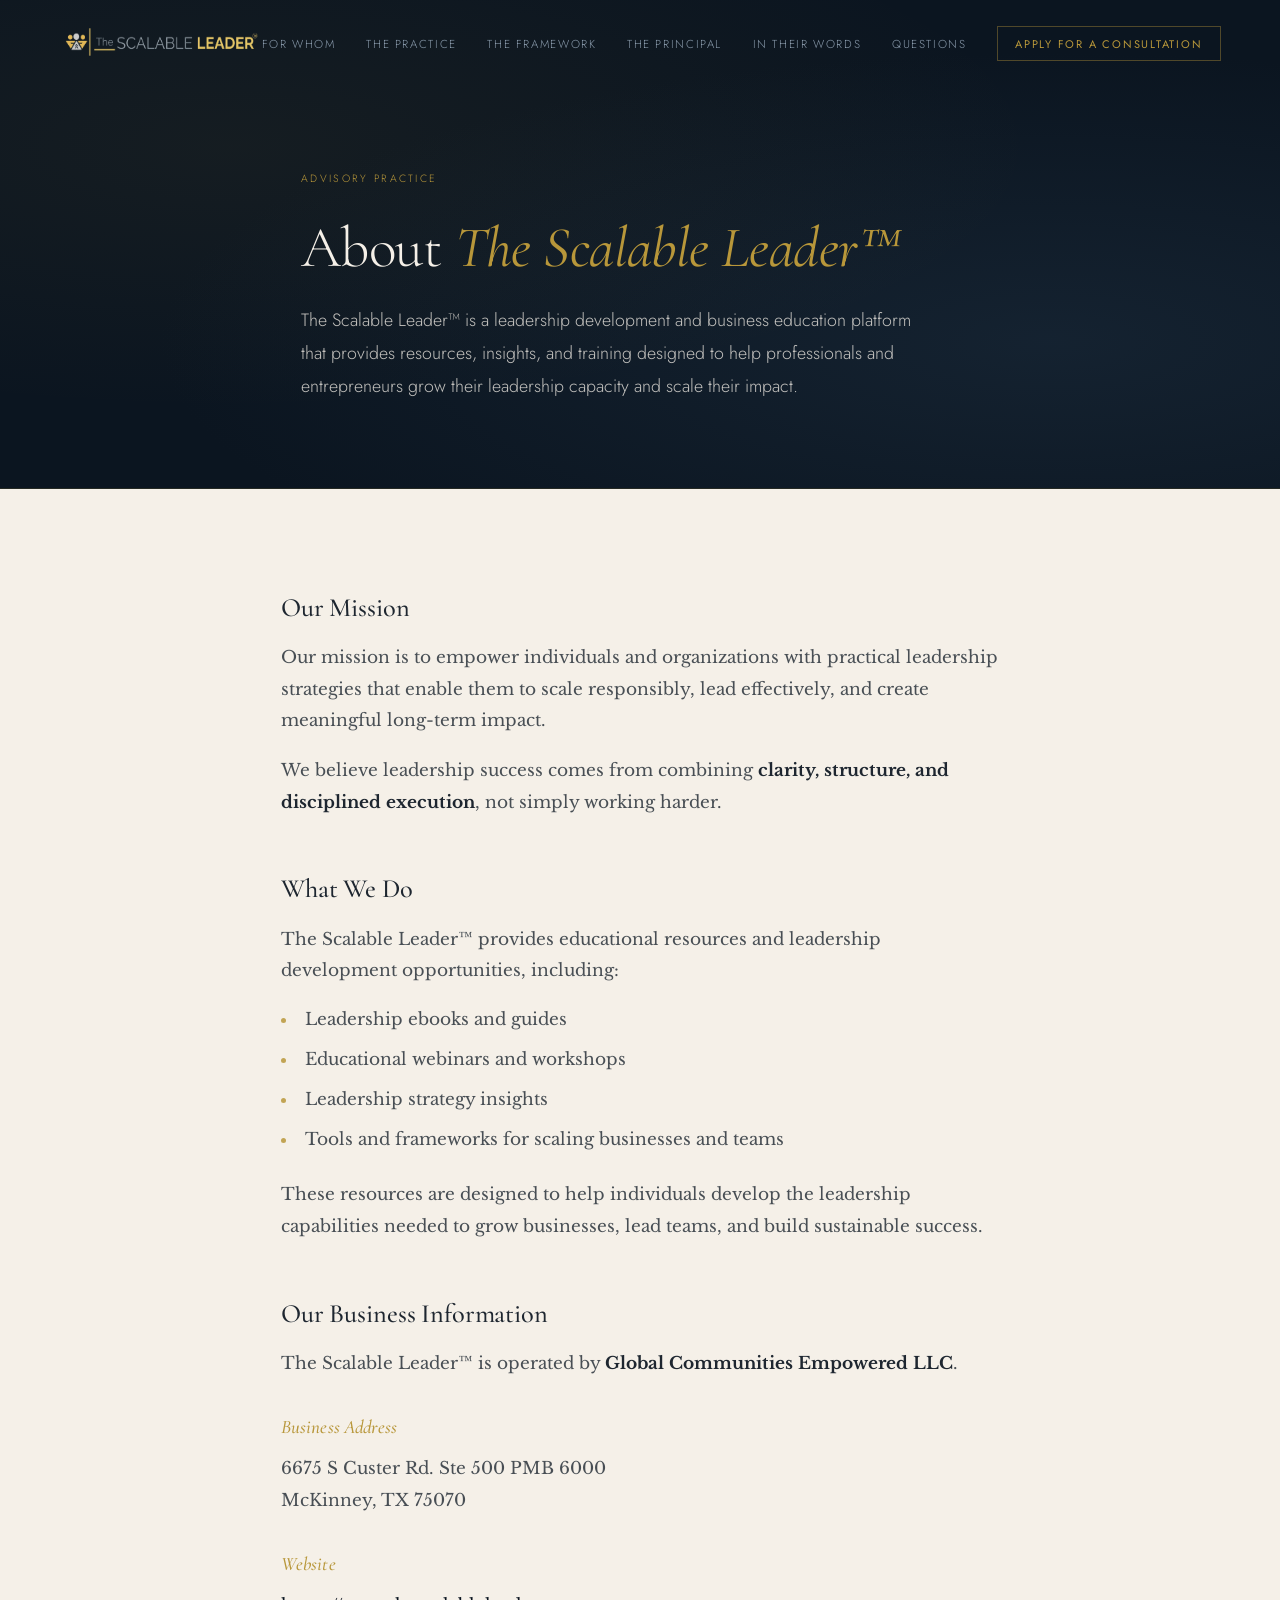
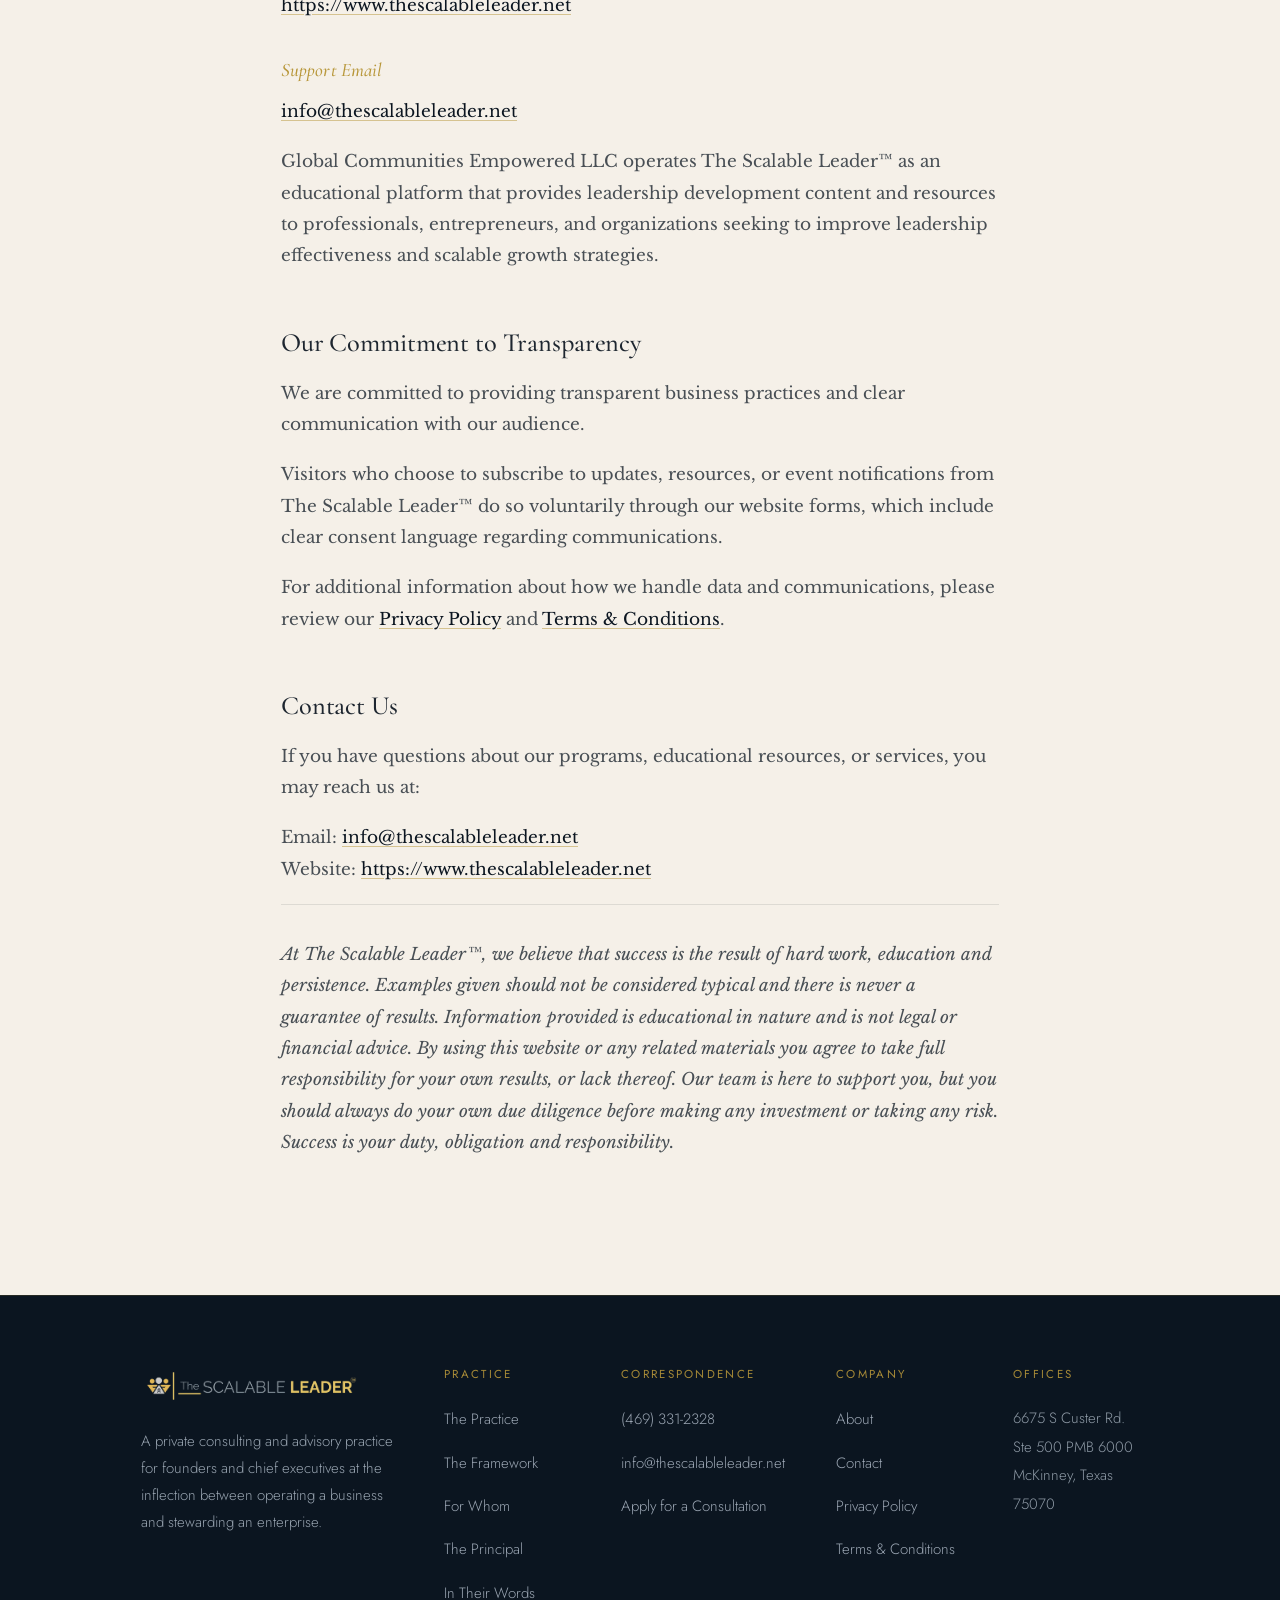
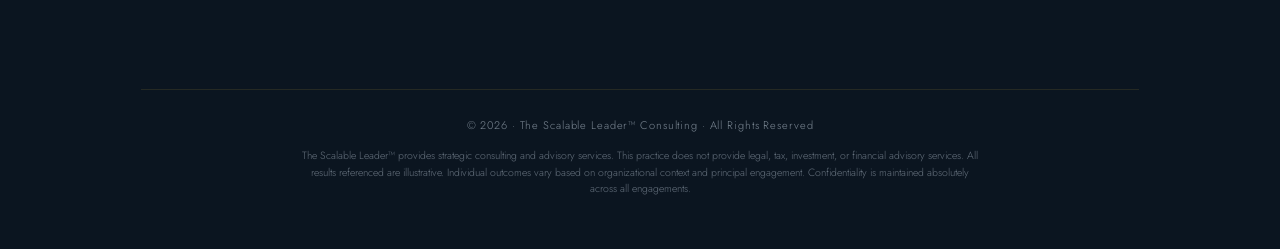
<file: about-us.html>
<!DOCTYPE html>
<html lang="en">
<head>
<meta charset="UTF-8">
<meta name="viewport" content="width=device-width, initial-scale=1.0, viewport-fit=cover">
<meta name="description" content="About The Scalable Leader™ — a private leadership development and advisory platform operated by Global Communities Empowered LLC.">
<meta name="theme-color" content="#0B1520">
<title>About — The Scalable Leader™</title>

<link rel="preconnect" href="https://fonts.googleapis.com">
<link rel="preconnect" href="https://fonts.gstatic.com" crossorigin>
<link href="https://fonts.googleapis.com/css2?family=Cormorant+Garamond:ital,wght@0,300;0,400;0,500;0,600;1,300;1,400;1,500&family=Cormorant:ital,wght@0,300;0,400;1,300;1,400&family=Libre+Baskerville:ital,wght@0,400;0,700;1,400&family=Jost:wght@200;300;400;500&display=swap" rel="stylesheet">

<link rel="stylesheet" href="styles.css">
  <script src="js/attribution.js"></script>
</head>
<body>
<nav class="nav" id="nav">
  <a href="index.html" class="nav__logo">
    <img class="nav__logo-img" src="assets/logos/scalable-leader-logo.png" alt="The Scalable Leader™ Consulting">
  </a>
  <ul class="nav__links">
    <li><a href="index.html#forwhom">For Whom</a></li>
    <li><a href="index.html#practice">The Practice</a></li>
    <li><a href="index.html#framework">The Framework</a></li>
    <li><a href="index.html#principal">The Principal</a></li>
    <li><a href="index.html#words">In Their Words</a></li>
    <li><a href="index.html#questions">Questions</a></li>
    <li><a href="index.html#intro" class="nav__cta">Apply for a Consultation</a></li>
  </ul>
  <button class="nav__menu-btn" id="menuBtn" aria-label="Open menu">
    <span></span><span></span><span></span>
  </button>
</nav>

<!-- Click-away backdrop -->
<div class="nav__backdrop" id="navBackdrop"></div>

<!-- Dropdown Mobile Nav -->
<div class="nav__mobile" id="mobileNav">
  <a href="index.html#forwhom" onclick="closeMobileNav()">For Whom</a>
  <a href="index.html#practice" onclick="closeMobileNav()">The Practice</a>
  <a href="index.html#framework" onclick="closeMobileNav()">The Framework</a>
  <a href="index.html#principal" onclick="closeMobileNav()">The Principal</a>
  <a href="index.html#words" onclick="closeMobileNav()">In Their Words</a>
  <a href="index.html#questions" onclick="closeMobileNav()">Questions</a>
  <a href="index.html#intro" onclick="closeMobileNav()" class="nav__mobile-cta">Apply for a Consultation →</a>
</div>


<main>

<section class="page-hero">
  <div class="container--narrow">
    <span class="section-eyebrow reveal">Advisory Practice</span>
    <h1 class="page-hero__title reveal reveal-delay-1">About <em>The Scalable Leader™</em></h1>
    <p class="page-hero__intro reveal reveal-delay-2">The Scalable Leader™ is a leadership development and business education platform that provides resources, insights, and training designed to help professionals and entrepreneurs grow their leadership capacity and scale their impact.</p>
  </div>
</section>

<section class="legal-content">
  <div class="container--narrow">

    <h2 class="legal-section-title">Our Mission</h2>
    <p>Our mission is to empower individuals and organizations with practical leadership strategies that enable them to scale responsibly, lead effectively, and create meaningful long-term impact.</p>
    <p>We believe leadership success comes from combining <strong>clarity, structure, and disciplined execution</strong>, not simply working harder.</p>

    <h2 class="legal-section-title">What We Do</h2>
    <p>The Scalable Leader™ provides educational resources and leadership development opportunities, including:</p>
    <ul>
      <li>Leadership ebooks and guides</li>
      <li>Educational webinars and workshops</li>
      <li>Leadership strategy insights</li>
      <li>Tools and frameworks for scaling businesses and teams</li>
    </ul>
    <p>These resources are designed to help individuals develop the leadership capabilities needed to grow businesses, lead teams, and build sustainable success.</p>

    <h2 class="legal-section-title">Our Business Information</h2>
    <p>The Scalable Leader™ is operated by <strong>Global Communities Empowered LLC</strong>.</p>
    <h3 class="legal-subhead">Business Address</h3>
    <p>6675 S Custer Rd. Ste 500 PMB 6000<br>McKinney, TX 75070</p>
    <h3 class="legal-subhead">Website</h3>
    <p><a href="https://www.thescalableleader.net">https://www.thescalableleader.net</a></p>
    <h3 class="legal-subhead">Support Email</h3>
    <p><a href="mailto:info@thescalableleader.net">info@thescalableleader.net</a></p>
    <p>Global Communities Empowered LLC operates The Scalable Leader™ as an educational platform that provides leadership development content and resources to professionals, entrepreneurs, and organizations seeking to improve leadership effectiveness and scalable growth strategies.</p>

    <h2 class="legal-section-title">Our Commitment to Transparency</h2>
    <p>We are committed to providing transparent business practices and clear communication with our audience.</p>
    <p>Visitors who choose to subscribe to updates, resources, or event notifications from The Scalable Leader™ do so voluntarily through our website forms, which include clear consent language regarding communications.</p>
    <p>For additional information about how we handle data and communications, please review our <a href="privacy-policy.html">Privacy Policy</a> and <a href="terms-and-conditions.html">Terms &amp; Conditions</a>.</p>

    <h2 class="legal-section-title">Contact Us</h2>
    <p>If you have questions about our programs, educational resources, or services, you may reach us at:</p>
    <p>Email: <a href="mailto:info@thescalableleader.net">info@thescalableleader.net</a><br>Website: <a href="https://www.thescalableleader.net">https://www.thescalableleader.net</a></p>

    <p class="legal-disclaimer">At The Scalable Leader™, we believe that success is the result of hard work, education and persistence. Examples given should not be considered typical and there is never a guarantee of results. Information provided is educational in nature and is not legal or financial advice. By using this website or any related materials you agree to take full responsibility for your own results, or lack thereof. Our team is here to support you, but you should always do your own due diligence before making any investment or taking any risk. Success is your duty, obligation and responsibility.</p>

  </div>
</section>

</main>

<footer>
  <div class="container">
    <div class="footer__inner">
      <div class="footer__brand">
        <img class="footer__logo" src="assets/logos/scalable-leader-logo.png" alt="The Scalable Leader™ Consulting">
        <p class="footer__tagline" style="margin-top:1.2rem">A private consulting and advisory practice for founders and chief executives at the inflection between operating a business and stewarding an enterprise.</p>
      </div>
      <div>
        <p class="footer__col-label">Practice</p>
        <ul class="footer__links">
          <li><a href="index.html#practice">The Practice</a></li>
          <li><a href="index.html#framework">The Framework</a></li>
          <li><a href="index.html#forwhom">For Whom</a></li>
          <li><a href="index.html#principal">The Principal</a></li>
          <li><a href="index.html#words">In Their Words</a></li>
        </ul>
      </div>
      <div>
        <p class="footer__col-label">Correspondence</p>
        <ul class="footer__links">
          <li><a href="tel:+14693312328">(469) 331-2328</a></li>
          <li><a href="mailto:info@thescalableleader.net">info@thescalableleader.net</a></li>
          <li><a href="index.html#intro">Apply for a Consultation</a></li>
        </ul>
      </div>
      <div>
        <p class="footer__col-label">Company</p>
        <ul class="footer__links">
          <li><a href="about-us.html">About</a></li>
          <li><a href="contact.html">Contact</a></li>
          <li><a href="privacy-policy.html">Privacy Policy</a></li>
          <li><a href="terms-and-conditions.html">Terms &amp; Conditions</a></li>
        </ul>
      </div>
      <div>
        <p class="footer__col-label">Offices</p>
        <address class="footer__address">
          6675 S Custer Rd.<br>
          Ste 500 PMB 6000<br>
          McKinney, Texas 75070
        </address>
      </div>
    </div>
    <div class="footer__bottom">
      <p class="footer__copy">© 2026 · The Scalable Leader™ Consulting · All Rights Reserved</p>
      <p class="footer__disclaimer">The Scalable Leader™ provides strategic consulting and advisory services. This practice does not provide legal, tax, investment, or financial advisory services. All results referenced are illustrative. Individual outcomes vary based on organizational context and principal engagement. Confidentiality is maintained absolutely across all engagements.</p>
    </div>
  </div>
</footer>

<script src="scripts.js" defer></script>
</body>
</html>
</file>
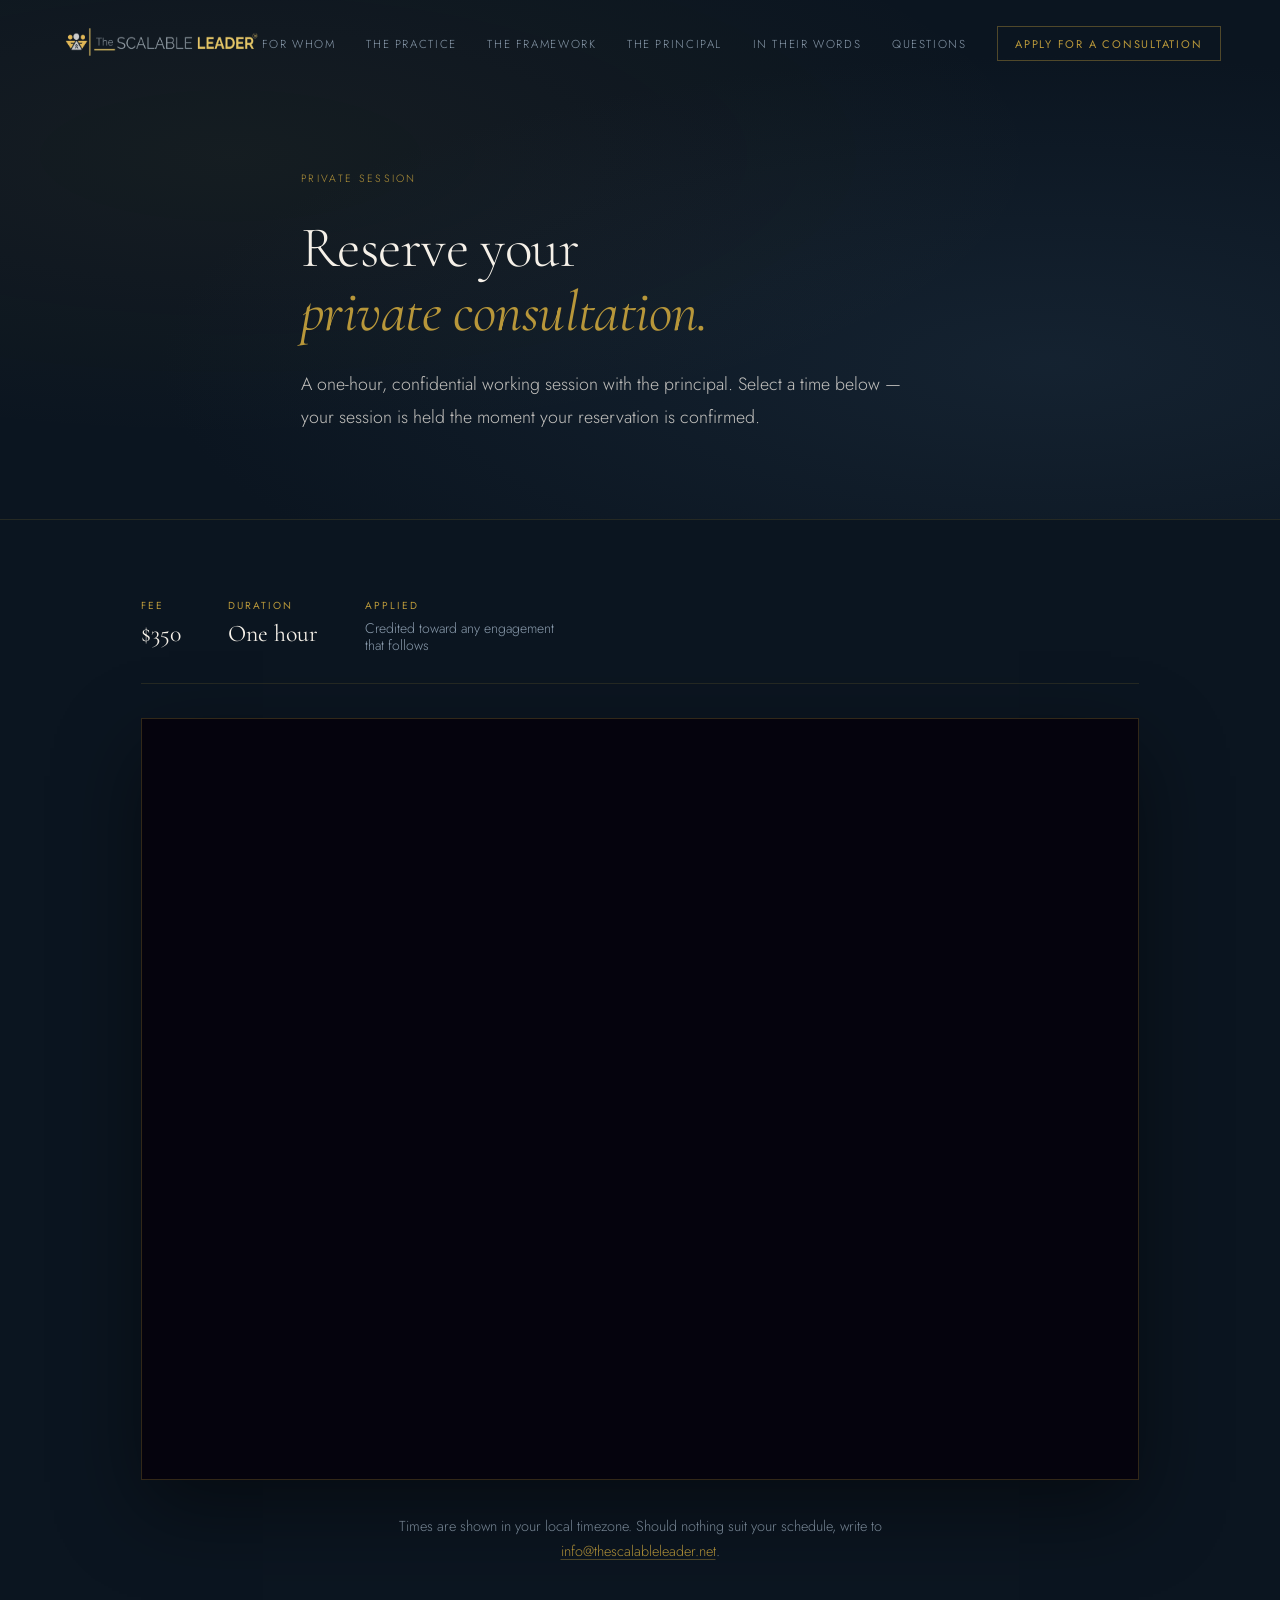
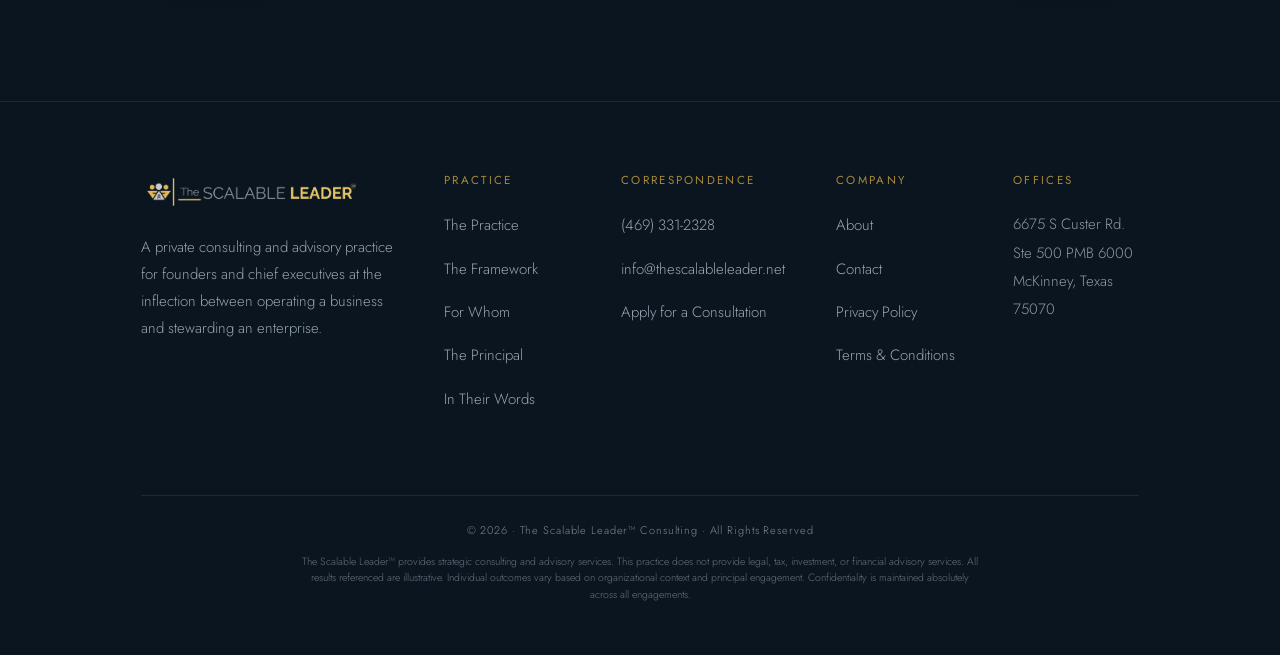
<file: book-consulting.html>
<!DOCTYPE html>
<html lang="en">
<head>
<meta charset="UTF-8">
<meta name="viewport" content="width=device-width, initial-scale=1.0, viewport-fit=cover">
<meta name="description" content="Reserve a private, one-hour consultation with the principal of The Scalable Leader™.">
<meta name="theme-color" content="#0B1520">
<title>Book a Consultation — The Scalable Leader™</title>

<link rel="preconnect" href="https://fonts.googleapis.com">
<link rel="preconnect" href="https://fonts.gstatic.com" crossorigin>
<link href="https://fonts.googleapis.com/css2?family=Cormorant+Garamond:ital,wght@0,300;0,400;0,500;0,600;1,300;1,400;1,500&family=Cormorant:ital,wght@0,300;0,400;1,300;1,400&family=Libre+Baskerville:ital,wght@0,400;0,700;1,400&family=Jost:wght@200;300;400;500&display=swap" rel="stylesheet">

<link rel="stylesheet" href="styles.css">
  <script src="js/attribution.js"></script>
</head>
<body>
<nav class="nav" id="nav">
  <a href="index.html" class="nav__logo">
    <img class="nav__logo-img" src="assets/logos/scalable-leader-logo.png" alt="The Scalable Leader™ Consulting">
  </a>
  <ul class="nav__links">
    <li><a href="index.html#forwhom">For Whom</a></li>
    <li><a href="index.html#practice">The Practice</a></li>
    <li><a href="index.html#framework">The Framework</a></li>
    <li><a href="index.html#principal">The Principal</a></li>
    <li><a href="index.html#words">In Their Words</a></li>
    <li><a href="index.html#questions">Questions</a></li>
    <li><a href="index.html#intro" class="nav__cta">Apply for a Consultation</a></li>
  </ul>
  <button class="nav__menu-btn" id="menuBtn" aria-label="Open menu">
    <span></span><span></span><span></span>
  </button>
</nav>

<!-- Click-away backdrop -->
<div class="nav__backdrop" id="navBackdrop"></div>

<!-- Dropdown Mobile Nav -->
<div class="nav__mobile" id="mobileNav">
  <a href="index.html#forwhom" onclick="closeMobileNav()">For Whom</a>
  <a href="index.html#practice" onclick="closeMobileNav()">The Practice</a>
  <a href="index.html#framework" onclick="closeMobileNav()">The Framework</a>
  <a href="index.html#principal" onclick="closeMobileNav()">The Principal</a>
  <a href="index.html#words" onclick="closeMobileNav()">In Their Words</a>
  <a href="index.html#questions" onclick="closeMobileNav()">Questions</a>
  <a href="index.html#intro" onclick="closeMobileNav()" class="nav__mobile-cta">Apply for a Consultation →</a>
</div>

<main>

<section class="page-hero">
  <div class="container--narrow">
    <span class="section-eyebrow reveal">Private Session</span>
    <h1 class="page-hero__title reveal reveal-delay-1">Reserve your<br><em>private consultation.</em></h1>
    <p class="page-hero__intro reveal reveal-delay-2">A one-hour, confidential working session with the principal. Select a time below — your session is held the moment your reservation is confirmed.</p>
  </div>
</section>

<section class="booking">
  <div class="container--narrow">

    <!-- Terms stated before the calendar, not discovered inside it -->
    <div class="session-terms reveal">
      <div class="session-terms__item">
        <span class="session-terms__key">Fee</span>
        <span class="session-terms__val">$350</span>
      </div>
      <div class="session-terms__item">
        <span class="session-terms__key">Duration</span>
        <span class="session-terms__val">One hour</span>
      </div>
      <div class="session-terms__item">
        <span class="session-terms__key">Applied</span>
        <span class="session-terms__val session-terms__val--note">Credited toward any engagement that follows</span>
      </div>
    </div>

    <div class="booking__frame reveal">
      <div class="booking__skeleton" id="bookingSkeleton" aria-hidden="true">
        <span class="booking__skeleton-label">Preparing your calendar…</span>
      </div>
      <iframe
        src="https://api.leadconnectorhq.com/widget/booking/7sKRegEZuhTSQhKlX7Ri"
        class="booking__iframe"
        scrolling="no"
        id="tslConsultingBooking"
        title="Book a private consultation"
        onload="document.getElementById('bookingSkeleton').classList.add('is-hidden')"
      ></iframe>
    </div>
    <p class="booking__note">Times are shown in your local timezone. Should nothing suit your schedule, write to <a href="mailto:info@thescalableleader.net">info@thescalableleader.net</a>.</p>
  </div>
</section>

</main>

<footer>
  <div class="container">
    <div class="footer__inner">
      <div class="footer__brand">
        <img class="footer__logo" src="assets/logos/scalable-leader-logo.png" alt="The Scalable Leader™ Consulting">
        <p class="footer__tagline" style="margin-top:1.2rem">A private consulting and advisory practice for founders and chief executives at the inflection between operating a business and stewarding an enterprise.</p>
      </div>
      <div>
        <p class="footer__col-label">Practice</p>
        <ul class="footer__links">
          <li><a href="index.html#practice">The Practice</a></li>
          <li><a href="index.html#framework">The Framework</a></li>
          <li><a href="index.html#forwhom">For Whom</a></li>
          <li><a href="index.html#principal">The Principal</a></li>
          <li><a href="index.html#words">In Their Words</a></li>
        </ul>
      </div>
      <div>
        <p class="footer__col-label">Correspondence</p>
        <ul class="footer__links">
          <li><a href="tel:+14693312328">(469) 331-2328</a></li>
          <li><a href="mailto:info@thescalableleader.net">info@thescalableleader.net</a></li>
          <li><a href="index.html#intro">Apply for a Consultation</a></li>
        </ul>
      </div>
      <div>
        <p class="footer__col-label">Company</p>
        <ul class="footer__links">
          <li><a href="about-us.html">About</a></li>
          <li><a href="contact.html">Contact</a></li>
          <li><a href="privacy-policy.html">Privacy Policy</a></li>
          <li><a href="terms-and-conditions.html">Terms &amp; Conditions</a></li>
        </ul>
      </div>
      <div>
        <p class="footer__col-label">Offices</p>
        <address class="footer__address">
          6675 S Custer Rd.<br>
          Ste 500 PMB 6000<br>
          McKinney, Texas 75070
        </address>
      </div>
    </div>
    <div class="footer__bottom">
      <p class="footer__copy">© 2026 · The Scalable Leader™ Consulting · All Rights Reserved</p>
      <p class="footer__disclaimer">The Scalable Leader™ provides strategic consulting and advisory services. This practice does not provide legal, tax, investment, or financial advisory services. All results referenced are illustrative. Individual outcomes vary based on organizational context and principal engagement. Confidentiality is maintained absolutely across all engagements.</p>
    </div>
  </div>
</footer>

<script src="scripts.js" defer></script>
</body>
</html>
</file>
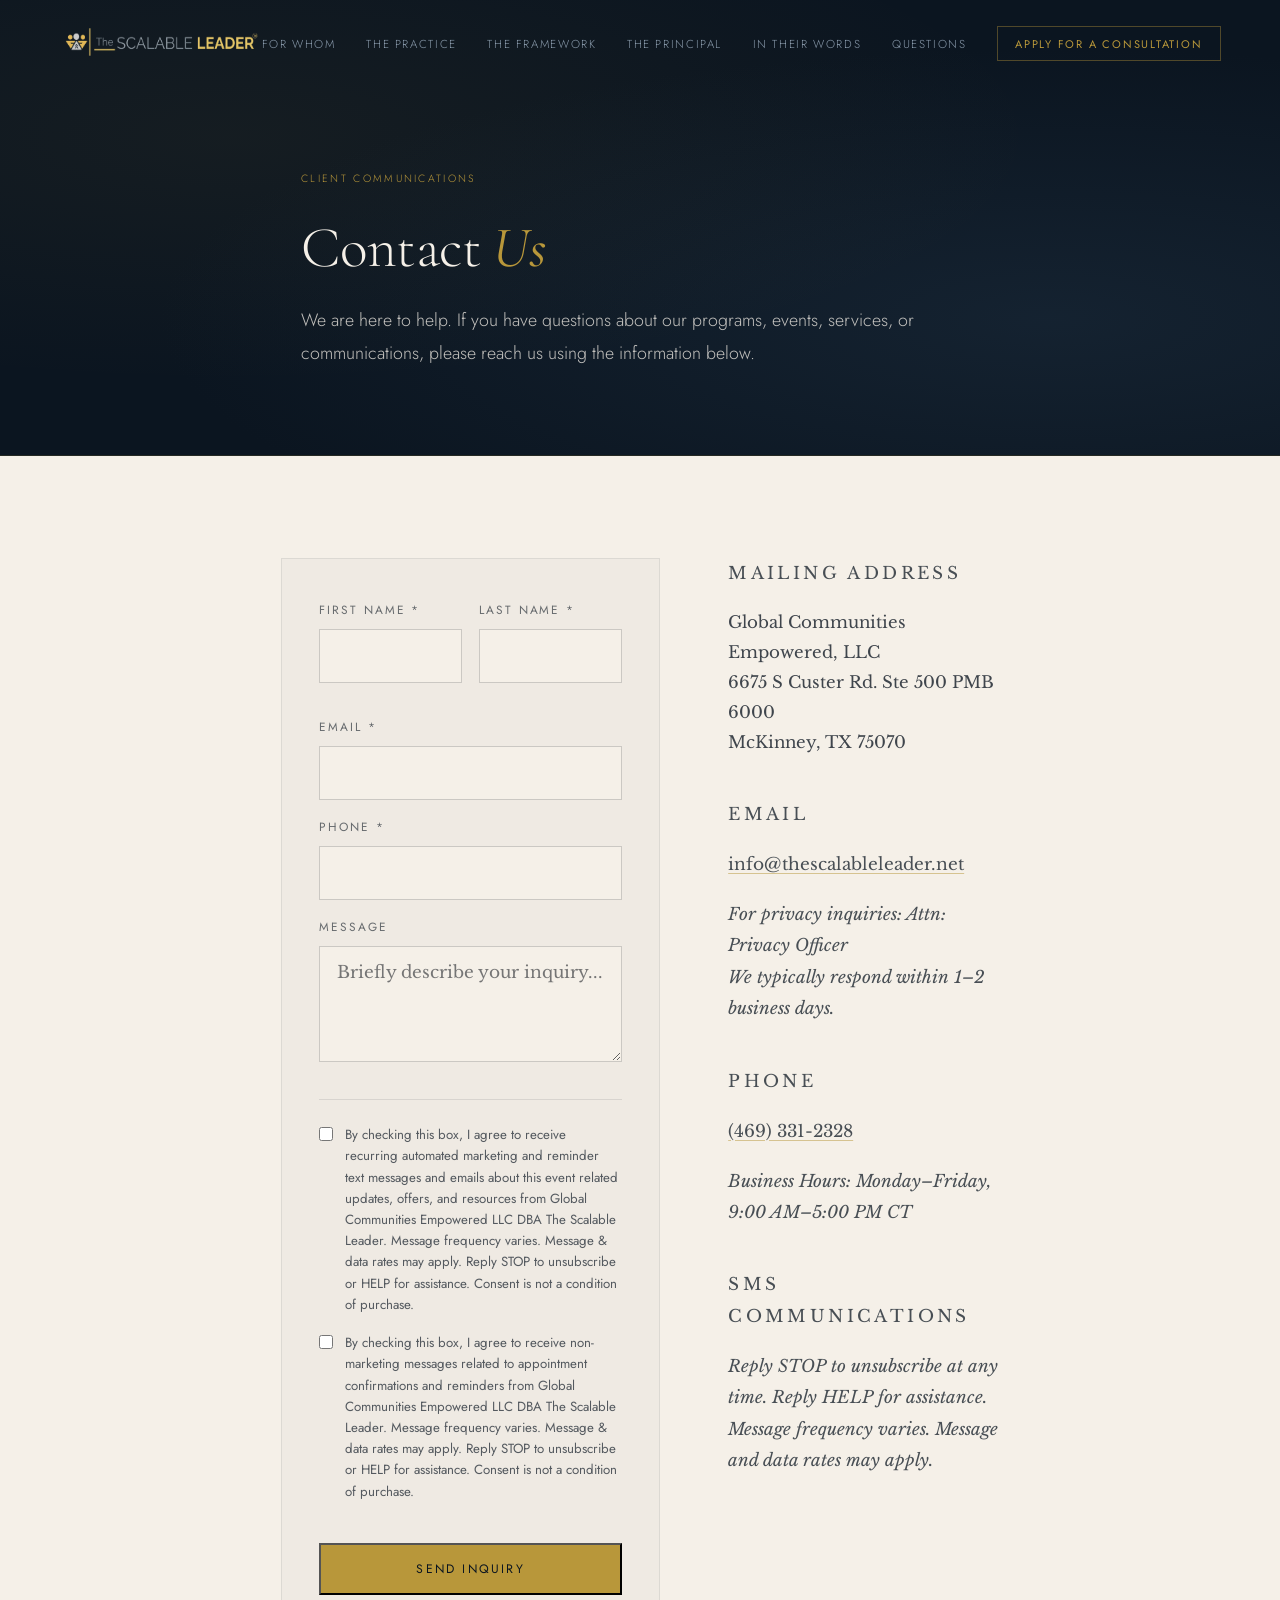
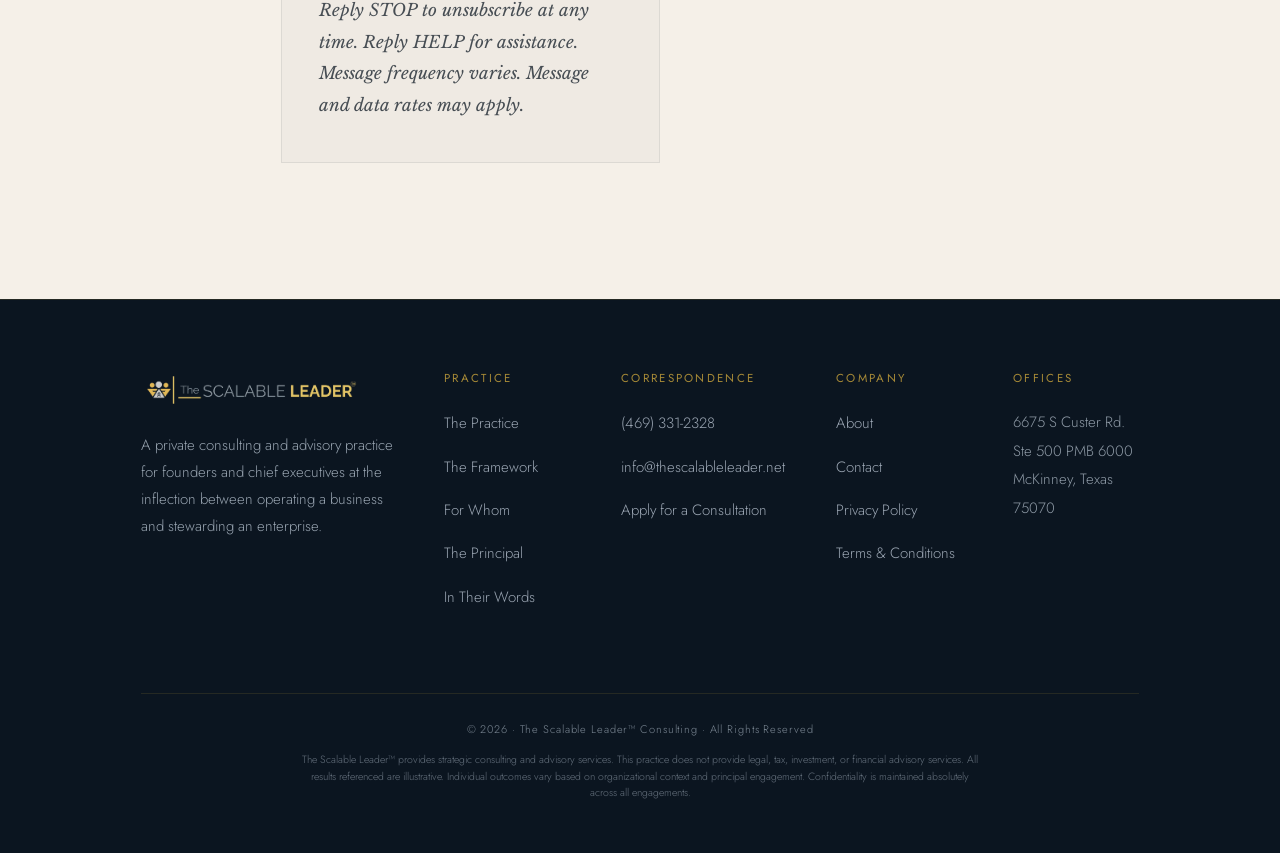
<file: contact.html>
<!DOCTYPE html>
<html lang="en">
<head>
<meta charset="UTF-8">
<meta name="viewport" content="width=device-width, initial-scale=1.0, viewport-fit=cover">
<meta name="description" content="Contact The Scalable Leader™ — direct correspondence with our practice, including phone, email, mailing address, and inquiry form.">
<meta name="theme-color" content="#0B1520">
<title>Contact — The Scalable Leader™</title>

<link rel="preconnect" href="https://fonts.googleapis.com">
<link rel="preconnect" href="https://fonts.gstatic.com" crossorigin>
<link href="https://fonts.googleapis.com/css2?family=Cormorant+Garamond:ital,wght@0,300;0,400;0,500;0,600;1,300;1,400;1,500&family=Cormorant:ital,wght@0,300;0,400;1,300;1,400&family=Libre+Baskerville:ital,wght@0,400;0,700;1,400&family=Jost:wght@200;300;400;500&display=swap" rel="stylesheet">

<link rel="stylesheet" href="styles.css">
  <script src="js/attribution.js"></script>
</head>
<body>
<nav class="nav" id="nav">
  <a href="index.html" class="nav__logo">
    <img class="nav__logo-img" src="assets/logos/scalable-leader-logo.png" alt="The Scalable Leader™ Consulting">
  </a>
  <ul class="nav__links">
    <li><a href="index.html#forwhom">For Whom</a></li>
    <li><a href="index.html#practice">The Practice</a></li>
    <li><a href="index.html#framework">The Framework</a></li>
    <li><a href="index.html#principal">The Principal</a></li>
    <li><a href="index.html#words">In Their Words</a></li>
    <li><a href="index.html#questions">Questions</a></li>
    <li><a href="index.html#intro" class="nav__cta">Apply for a Consultation</a></li>
  </ul>
  <button class="nav__menu-btn" id="menuBtn" aria-label="Open menu">
    <span></span><span></span><span></span>
  </button>
</nav>

<!-- Click-away backdrop -->
<div class="nav__backdrop" id="navBackdrop"></div>

<!-- Dropdown Mobile Nav -->
<div class="nav__mobile" id="mobileNav">
  <a href="index.html#forwhom" onclick="closeMobileNav()">For Whom</a>
  <a href="index.html#practice" onclick="closeMobileNav()">The Practice</a>
  <a href="index.html#framework" onclick="closeMobileNav()">The Framework</a>
  <a href="index.html#principal" onclick="closeMobileNav()">The Principal</a>
  <a href="index.html#words" onclick="closeMobileNav()">In Their Words</a>
  <a href="index.html#questions" onclick="closeMobileNav()">Questions</a>
  <a href="index.html#intro" onclick="closeMobileNav()" class="nav__mobile-cta">Apply for a Consultation →</a>
</div>


<main>

<section class="page-hero">
  <div class="container--narrow">
    <span class="section-eyebrow reveal">Client Communications</span>
    <h1 class="page-hero__title reveal reveal-delay-1">Contact <em>Us</em></h1>
    <p class="page-hero__intro reveal reveal-delay-2">We are here to help. If you have questions about our programs, events, services, or communications, please reach us using the information below.</p>
  </div>
</section>

<section class="legal-content">
  <div class="container--narrow">

    <div class="contact-layout">

      <form class="contact-form" onsubmit="handleContactSubmit(event)" novalidate>
        <div class="contact-form__row">
          <div class="contact-form__field">
            <label class="contact-form__label" for="ct-firstname">First Name *</label>
            <input class="contact-form__input" type="text" id="ct-firstname" required>
          </div>
          <div class="contact-form__field">
            <label class="contact-form__label" for="ct-lastname">Last Name *</label>
            <input class="contact-form__input" type="text" id="ct-lastname" required>
          </div>
        </div>
        <div class="contact-form__field">
          <label class="contact-form__label" for="ct-email">Email *</label>
          <input class="contact-form__input" type="email" id="ct-email" required>
        </div>
        <div class="contact-form__field">
          <label class="contact-form__label" for="ct-phone">Phone *</label>
          <input class="contact-form__input" type="tel" id="ct-phone" required>
        </div>
        <div class="contact-form__field">
          <label class="contact-form__label" for="ct-message">Message</label>
          <textarea class="contact-form__input contact-form__textarea" id="ct-message" rows="4" placeholder="Briefly describe your inquiry..."></textarea>
        </div>

        <div class="contact-form__consent">
          <label>
            <input type="checkbox" id="ct-consent-marketing">
            <span>By checking this box, I agree to receive recurring automated marketing and reminder text messages and emails about this event related updates, offers, and resources from Global Communities Empowered LLC DBA The Scalable Leader. Message frequency varies. Message &amp; data rates may apply. Reply STOP to unsubscribe or HELP for assistance. Consent is not a condition of purchase.</span>
          </label>
          <label>
            <input type="checkbox" id="ct-consent-transactional">
            <span>By checking this box, I agree to receive non-marketing messages related to appointment confirmations and reminders from Global Communities Empowered LLC DBA The Scalable Leader. Message frequency varies. Message &amp; data rates may apply. Reply STOP to unsubscribe or HELP for assistance. Consent is not a condition of purchase.</span>
          </label>
        </div>

        <button type="submit" class="btn-primary contact-form__submit" id="ct-submit">Send Inquiry</button>
        <p class="contact-form__notice">Reply STOP to unsubscribe at any time. Reply HELP for assistance. Message frequency varies. Message and data rates may apply.</p>
      </form>

      <div class="contact-form__feedback" id="ct-feedback" hidden>
        <span class="contact-form__feedback-rule"></span>
        <h2 class="contact-form__feedback-title" id="ct-feedback-title">Thank you. <em>Inquiry received.</em></h2>
        <p class="contact-form__feedback-body" id="ct-feedback-body">A member of the practice will respond within one to two business days. Redirecting you now…</p>
      </div>

      <aside>
        <div class="contact-details__block">
          <p class="contact-details__label">Mailing Address</p>
          <address class="contact-details__value">
            Global Communities Empowered, LLC<br>
            6675 S Custer Rd. Ste 500 PMB 6000<br>
            McKinney, TX 75070
          </address>
        </div>
        <div class="contact-details__block">
          <p class="contact-details__label">Email</p>
          <p class="contact-details__value"><a href="mailto:info@thescalableleader.net">info@thescalableleader.net</a></p>
          <p class="contact-details__note">For privacy inquiries: Attn: Privacy Officer<br>We typically respond within 1–2 business days.</p>
        </div>
        <div class="contact-details__block">
          <p class="contact-details__label">Phone</p>
          <p class="contact-details__value"><a href="tel:+14693312328">(469) 331-2328</a></p>
          <p class="contact-details__note">Business Hours: Monday–Friday, 9:00 AM–5:00 PM CT</p>
        </div>
        <div class="contact-details__block">
          <p class="contact-details__label">SMS Communications</p>
          <p class="contact-details__value" style="font-style:italic;">Reply STOP to unsubscribe at any time. Reply HELP for assistance. Message frequency varies. Message and data rates may apply.</p>
        </div>
      </aside>

    </div>

<script>
  // Same GHL inbound webhook as the homepage forms (workflow: TSL-WEBSITE LEAD INTAKE).
  // The tag and source fields tell the workflow which form sent the lead.
  const GHL_WEBHOOK = 'https://services.leadconnectorhq.com/hooks/4IGscxD8pgryhXoUw2Lv/webhook-trigger/9a88ebab-5f12-45da-9c1b-7c83bfcf795b';
  const CONSENT_LANG_VERSION = '2026-06';
  const FORM_TAG = 'Website Contact Form';
  const REDIRECT_DELAY_MS = 3000;
  const REQUEST_TIMEOUT_MS = 10000;

  async function handleContactSubmit(e) {
    e.preventDefault();

    const fn = document.getElementById('ct-firstname');
    const ln = document.getElementById('ct-lastname');
    const em = document.getElementById('ct-email');
    const ph = document.getElementById('ct-phone');
    const ms = document.getElementById('ct-message');
    const mk = document.getElementById('ct-consent-marketing');
    const tx = document.getElementById('ct-consent-transactional');
    const submit = document.getElementById('ct-submit');
    const form = e.currentTarget;
    const feedback = document.getElementById('ct-feedback');
    const fbTitle = document.getElementById('ct-feedback-title');
    const fbBody = document.getElementById('ct-feedback-body');

    const required = [fn, ln, em, ph];
    let hasError = false;
    required.forEach(f => {
      if (!f.value.trim()) { f.style.borderColor = 'rgba(184,100,80,0.6)'; hasError = true; }
      else { f.style.borderColor = ''; }
    });
    if (!mk.checked && !tx.checked) {
      alert('Please confirm at least one consent option to proceed.');
      hasError = true;
    }
    if (hasError) return;

    submit.disabled = true;
    const originalLabel = submit.textContent;
    submit.textContent = 'Sending…';

    const payload = {
      firstName: fn.value.trim(),
      lastName: ln.value.trim(),
      fullName: `${fn.value.trim()} ${ln.value.trim()}`,
      email: em.value.trim(),
      phone: ph.value.trim(),
      message: ms.value.trim(),
      marketingConsent: mk.checked,
      transactionalConsent: tx.checked,
      consentLanguageVersion: CONSENT_LANG_VERSION,
      tag: FORM_TAG,
      source: 'contact.html',
      submittedAt: new Date().toISOString(),
      userAgent: navigator.userAgent,
      pageUrl: window.location.href,
      ...(window.tslAttribution ? window.tslAttribution() : {})
    };

    const controller = new AbortController();
    const timeoutId = setTimeout(() => controller.abort(), REQUEST_TIMEOUT_MS);

    try {
      const res = await fetch(GHL_WEBHOOK, {
        method: 'POST',
        headers: { 'Content-Type': 'application/json' },
        body: JSON.stringify(payload),
        signal: controller.signal
      });
      clearTimeout(timeoutId);
      if (!res.ok) throw new Error(`HTTP ${res.status}`);

      // Success — replace the form with the feedback panel, then redirect.
      form.hidden = true;
      feedback.classList.remove('contact-form__feedback--error');
      fbTitle.innerHTML = 'Thank you. <em>Inquiry received.</em>';
      fbBody.textContent = 'A member of the practice will respond within one to two business days. Redirecting you now…';
      feedback.hidden = false;
      setTimeout(() => { window.location.href = 'thank-you.html'; }, REDIRECT_DELAY_MS);
    } catch (err) {
      clearTimeout(timeoutId);
      // Failure — keep the form (so the user can retry), surface a graceful fallback.
      submit.disabled = false;
      submit.textContent = originalLabel;
      feedback.classList.add('contact-form__feedback--error');
      fbTitle.innerHTML = 'A moment, please. <em>Something went wrong.</em>';
      const fullName = encodeURIComponent(payload.fullName);
      const mailtoBody = `First Name: ${encodeURIComponent(payload.firstName)}%0ALast Name: ${encodeURIComponent(payload.lastName)}%0AEmail: ${encodeURIComponent(payload.email)}%0APhone: ${encodeURIComponent(payload.phone)}%0A%0AMessage:%0A${encodeURIComponent(payload.message)}`;
      fbBody.innerHTML = `Your inquiry did not reach us. Please try again in a moment, or write directly to <a href="mailto:info@thescalableleader.net?subject=Inquiry — ${fullName}&body=${mailtoBody}">info@thescalableleader.net</a>.`;
      feedback.hidden = false;
    }
  }
</script>

  </div>
</section>

</main>

<footer>
  <div class="container">
    <div class="footer__inner">
      <div class="footer__brand">
        <img class="footer__logo" src="assets/logos/scalable-leader-logo.png" alt="The Scalable Leader™ Consulting">
        <p class="footer__tagline" style="margin-top:1.2rem">A private consulting and advisory practice for founders and chief executives at the inflection between operating a business and stewarding an enterprise.</p>
      </div>
      <div>
        <p class="footer__col-label">Practice</p>
        <ul class="footer__links">
          <li><a href="index.html#practice">The Practice</a></li>
          <li><a href="index.html#framework">The Framework</a></li>
          <li><a href="index.html#forwhom">For Whom</a></li>
          <li><a href="index.html#principal">The Principal</a></li>
          <li><a href="index.html#words">In Their Words</a></li>
        </ul>
      </div>
      <div>
        <p class="footer__col-label">Correspondence</p>
        <ul class="footer__links">
          <li><a href="tel:+14693312328">(469) 331-2328</a></li>
          <li><a href="mailto:info@thescalableleader.net">info@thescalableleader.net</a></li>
          <li><a href="index.html#intro">Apply for a Consultation</a></li>
        </ul>
      </div>
      <div>
        <p class="footer__col-label">Company</p>
        <ul class="footer__links">
          <li><a href="about-us.html">About</a></li>
          <li><a href="contact.html">Contact</a></li>
          <li><a href="privacy-policy.html">Privacy Policy</a></li>
          <li><a href="terms-and-conditions.html">Terms &amp; Conditions</a></li>
        </ul>
      </div>
      <div>
        <p class="footer__col-label">Offices</p>
        <address class="footer__address">
          6675 S Custer Rd.<br>
          Ste 500 PMB 6000<br>
          McKinney, Texas 75070
        </address>
      </div>
    </div>
    <div class="footer__bottom">
      <p class="footer__copy">© 2026 · The Scalable Leader™ Consulting · All Rights Reserved</p>
      <p class="footer__disclaimer">The Scalable Leader™ provides strategic consulting and advisory services. This practice does not provide legal, tax, investment, or financial advisory services. All results referenced are illustrative. Individual outcomes vary based on organizational context and principal engagement. Confidentiality is maintained absolutely across all engagements.</p>
    </div>
  </div>
</footer>

<script src="scripts.js" defer></script>
</body>
</html>
</file>
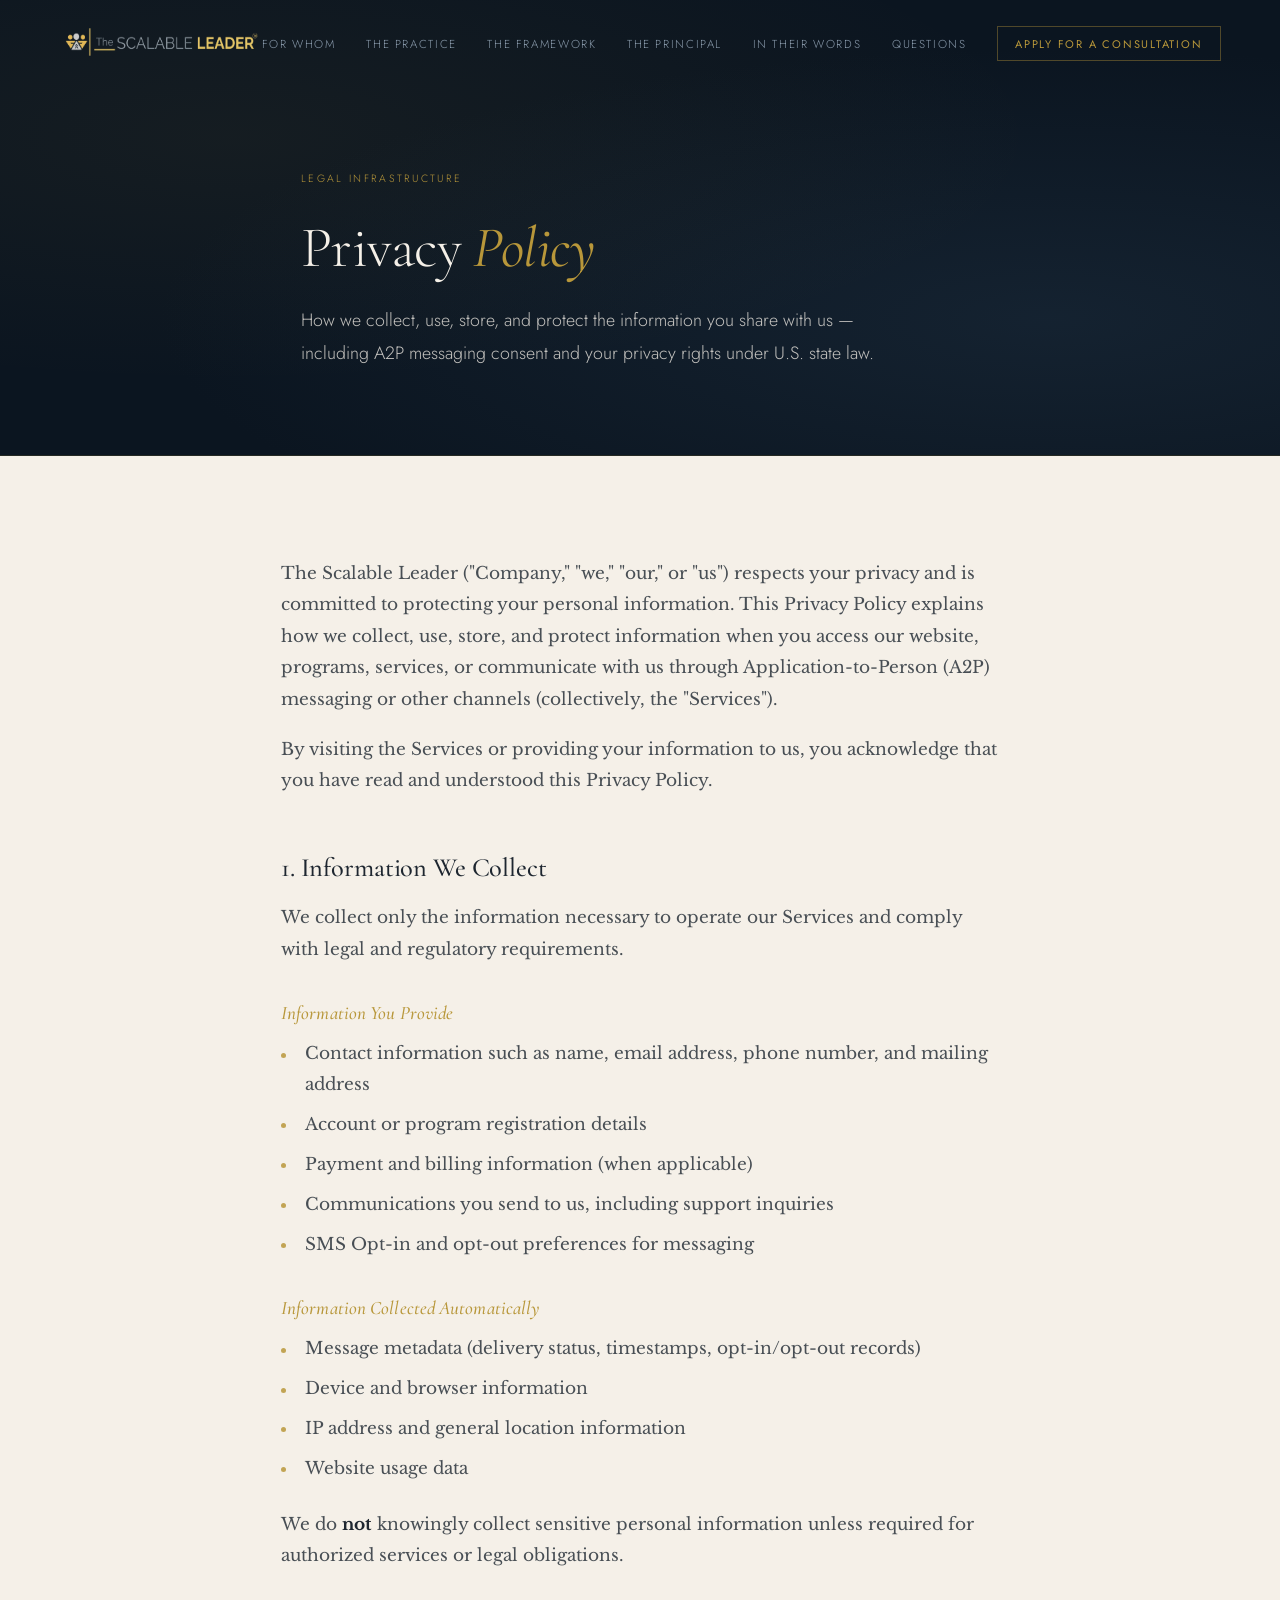
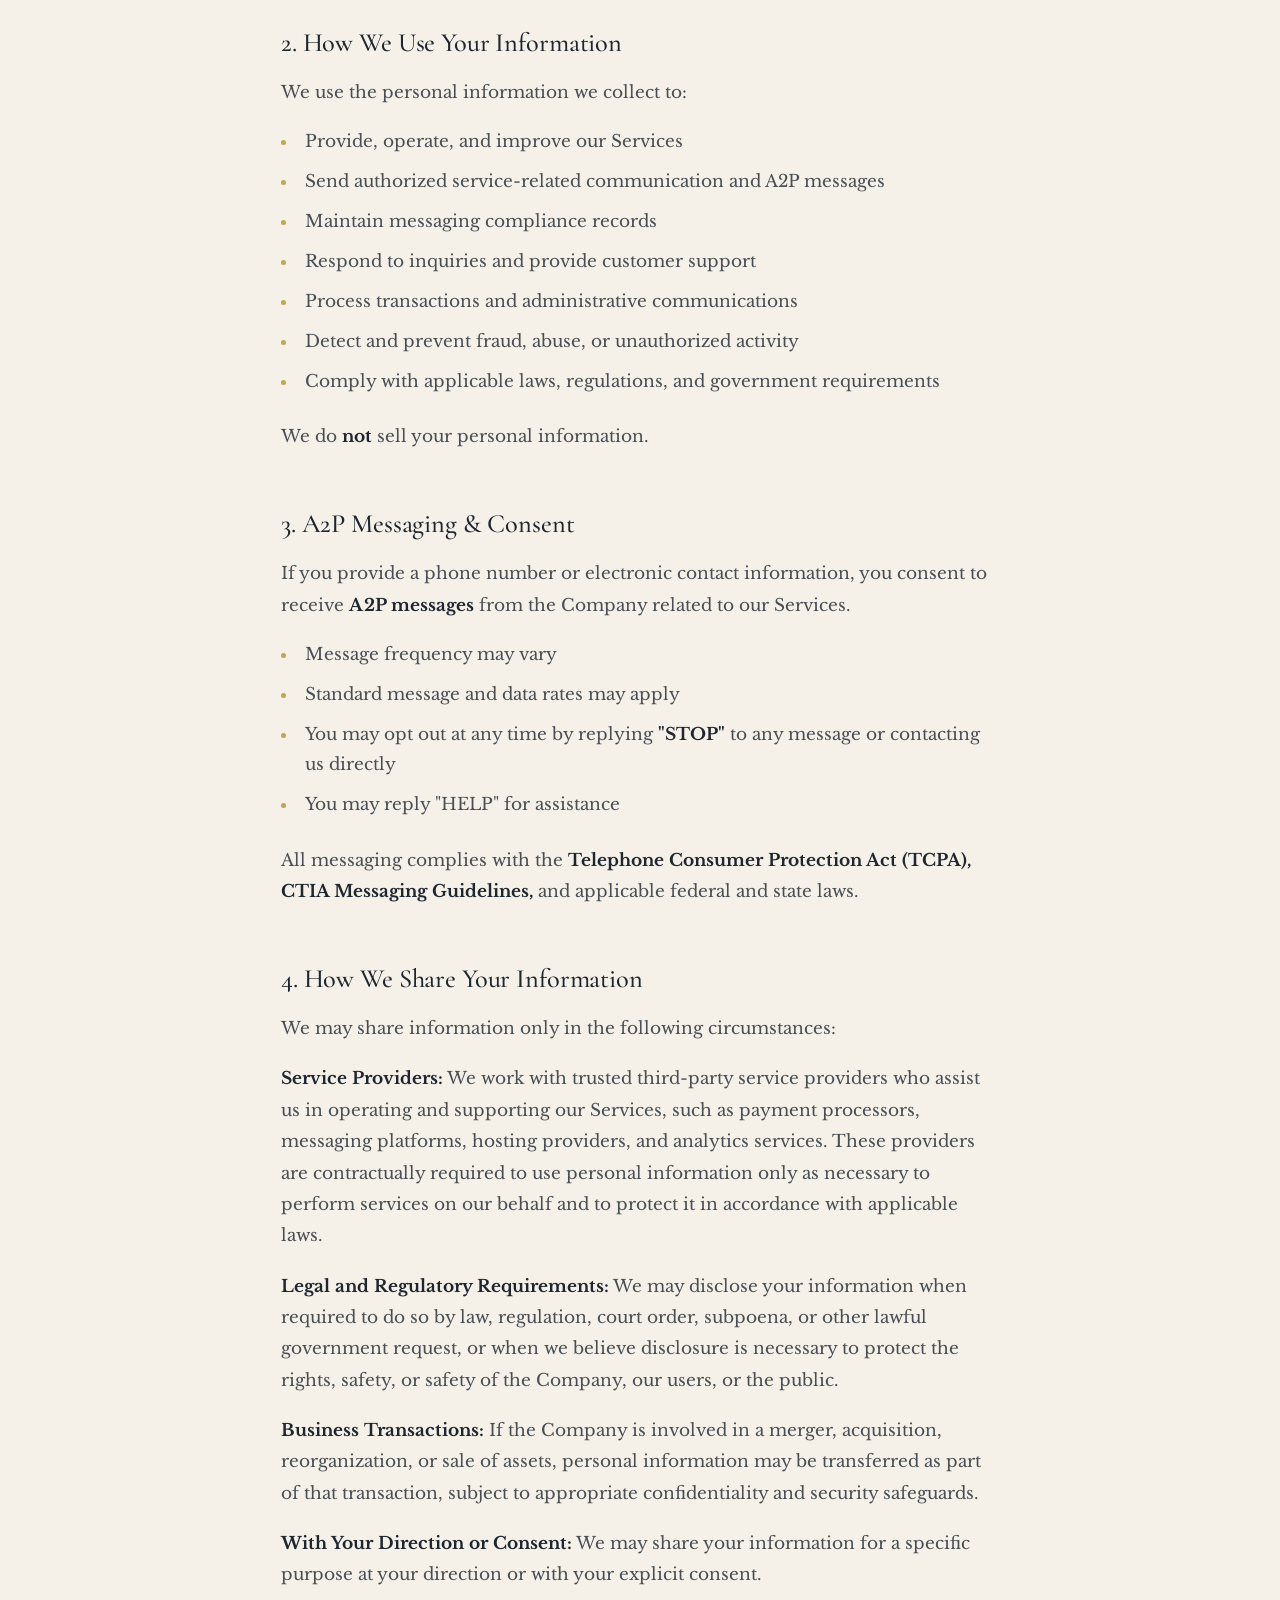
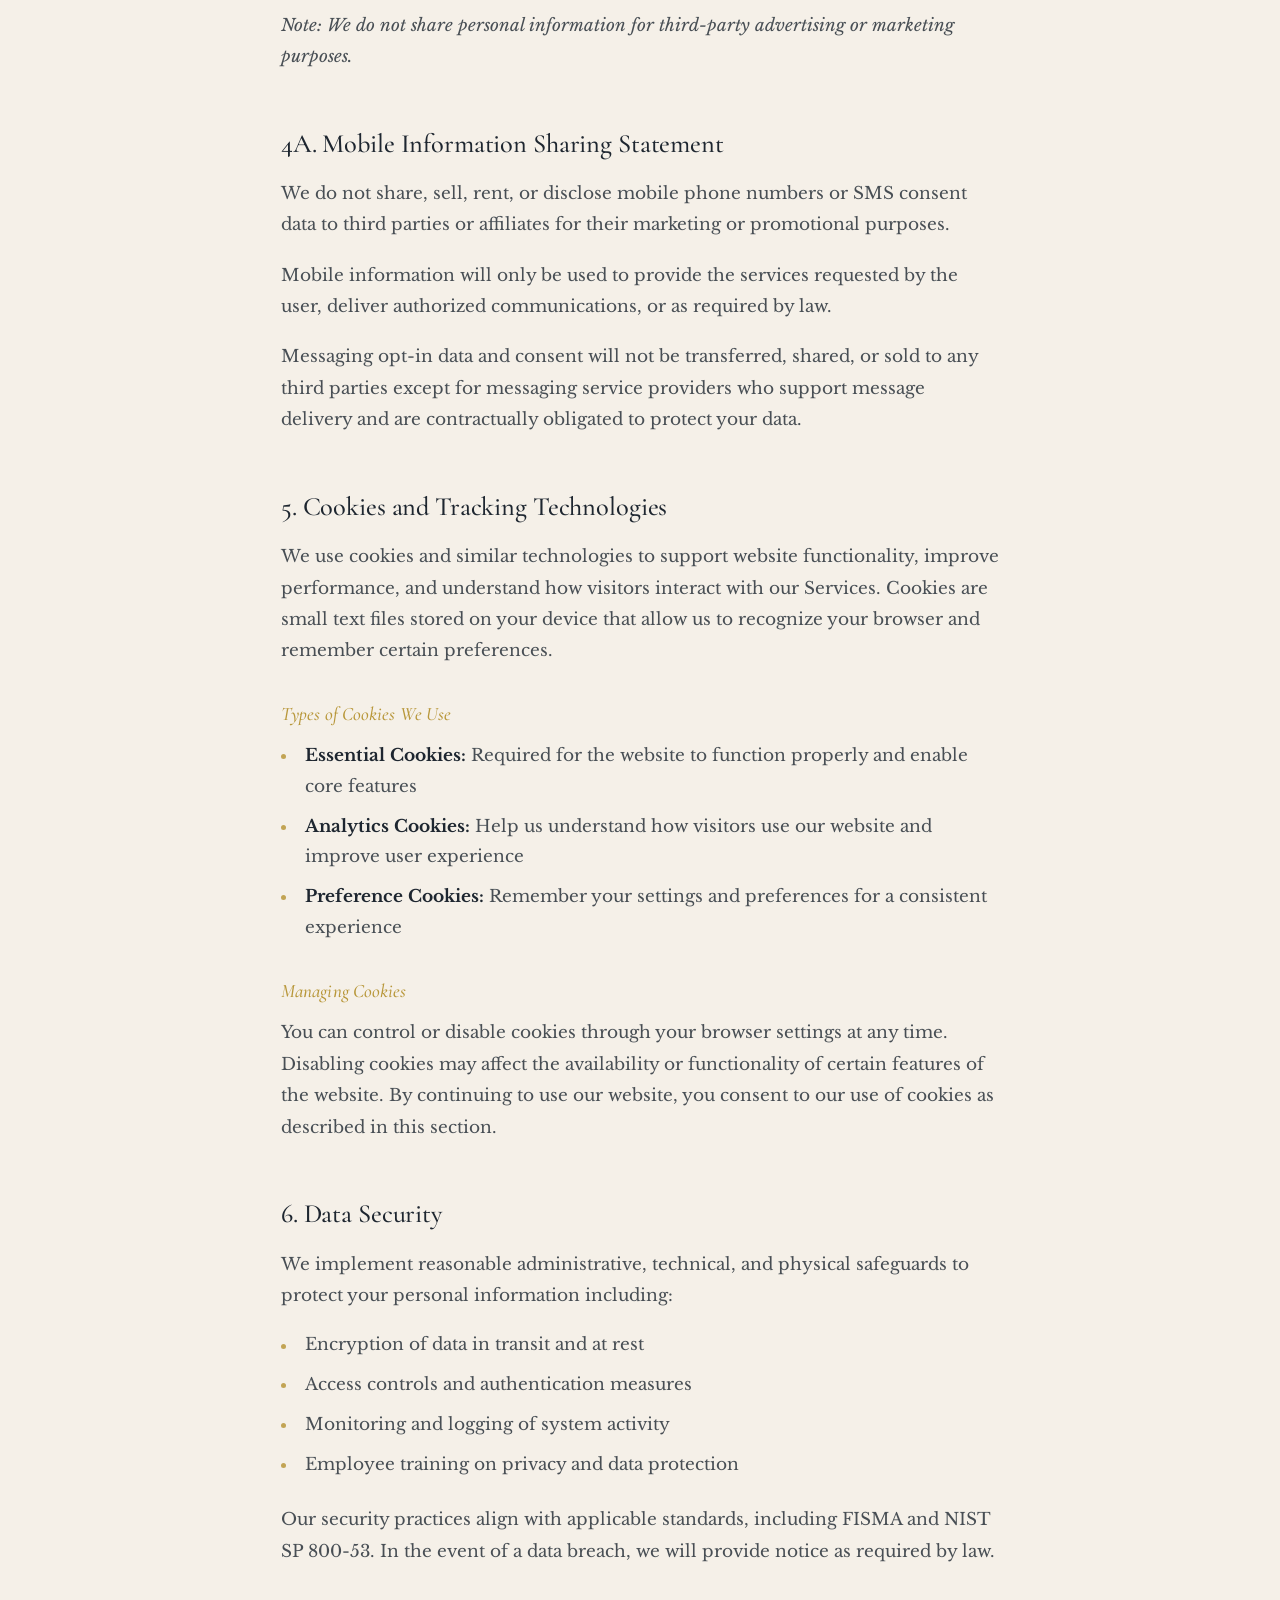
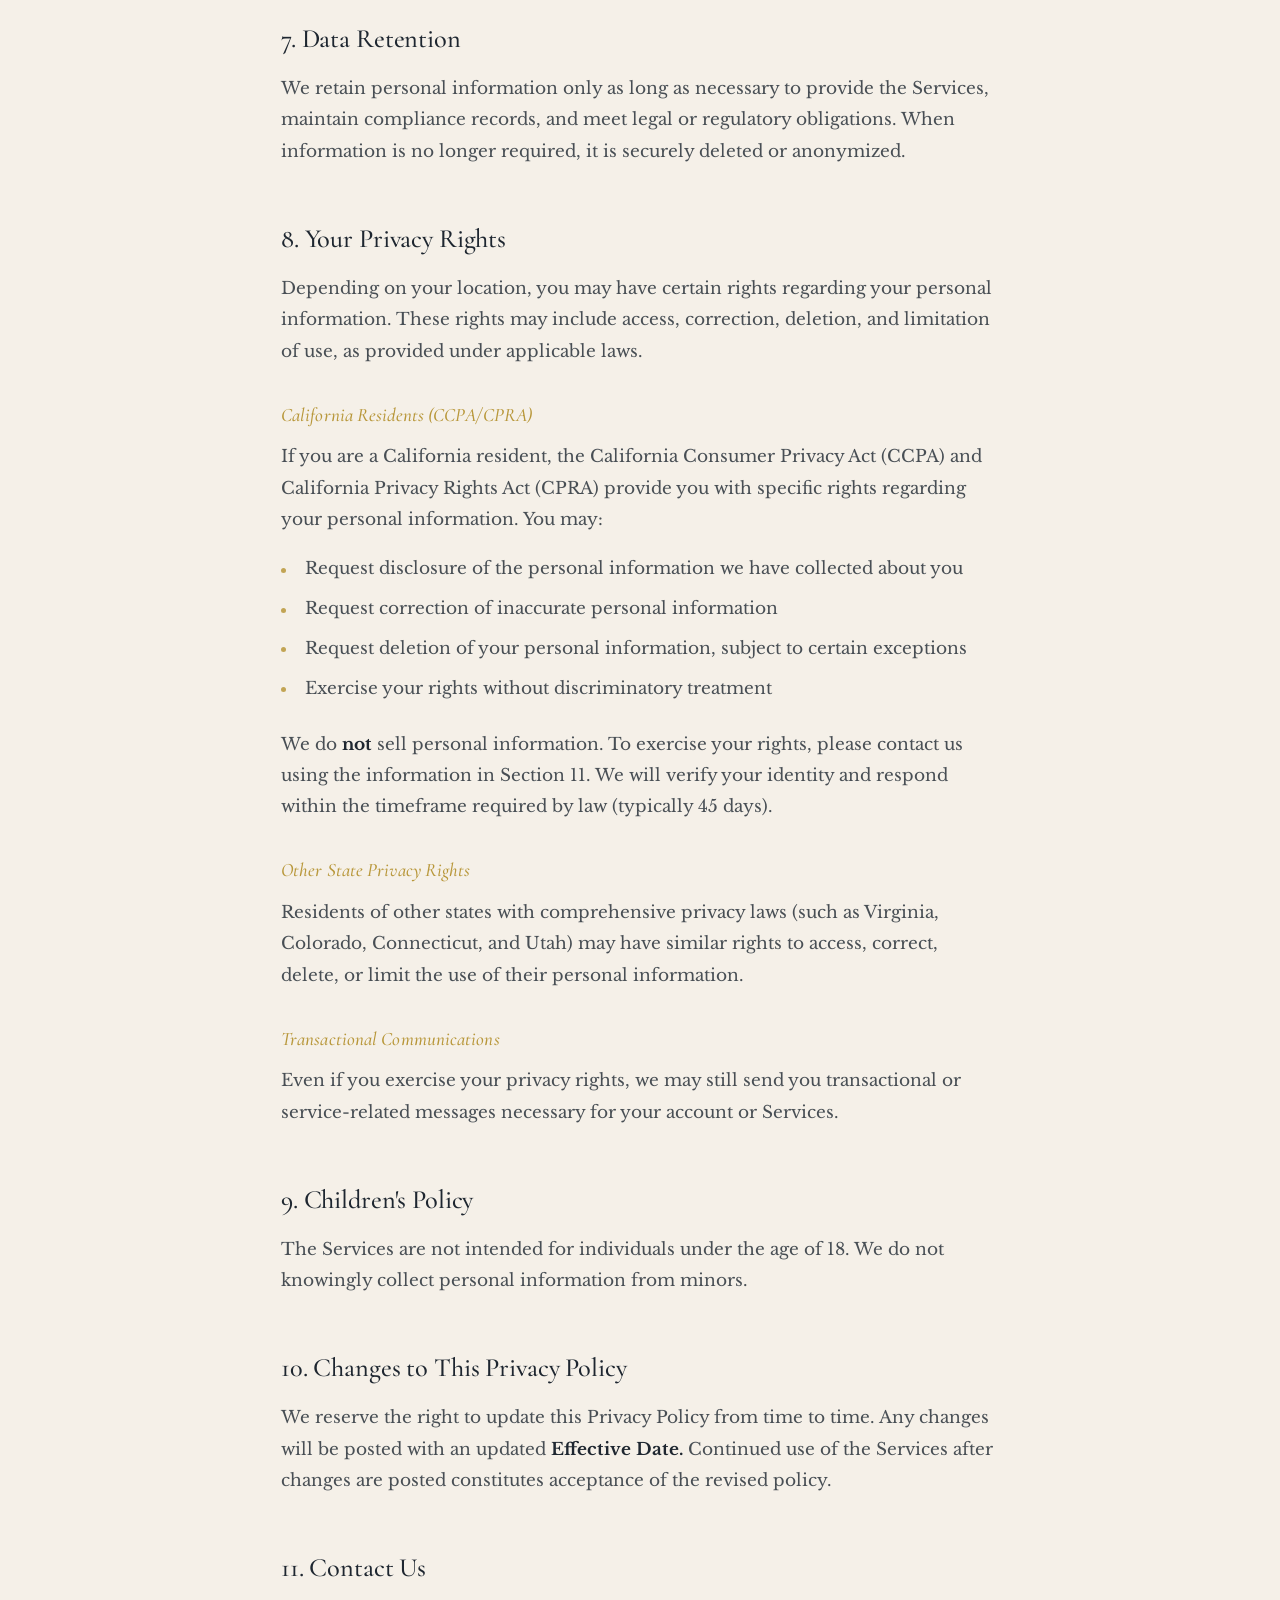
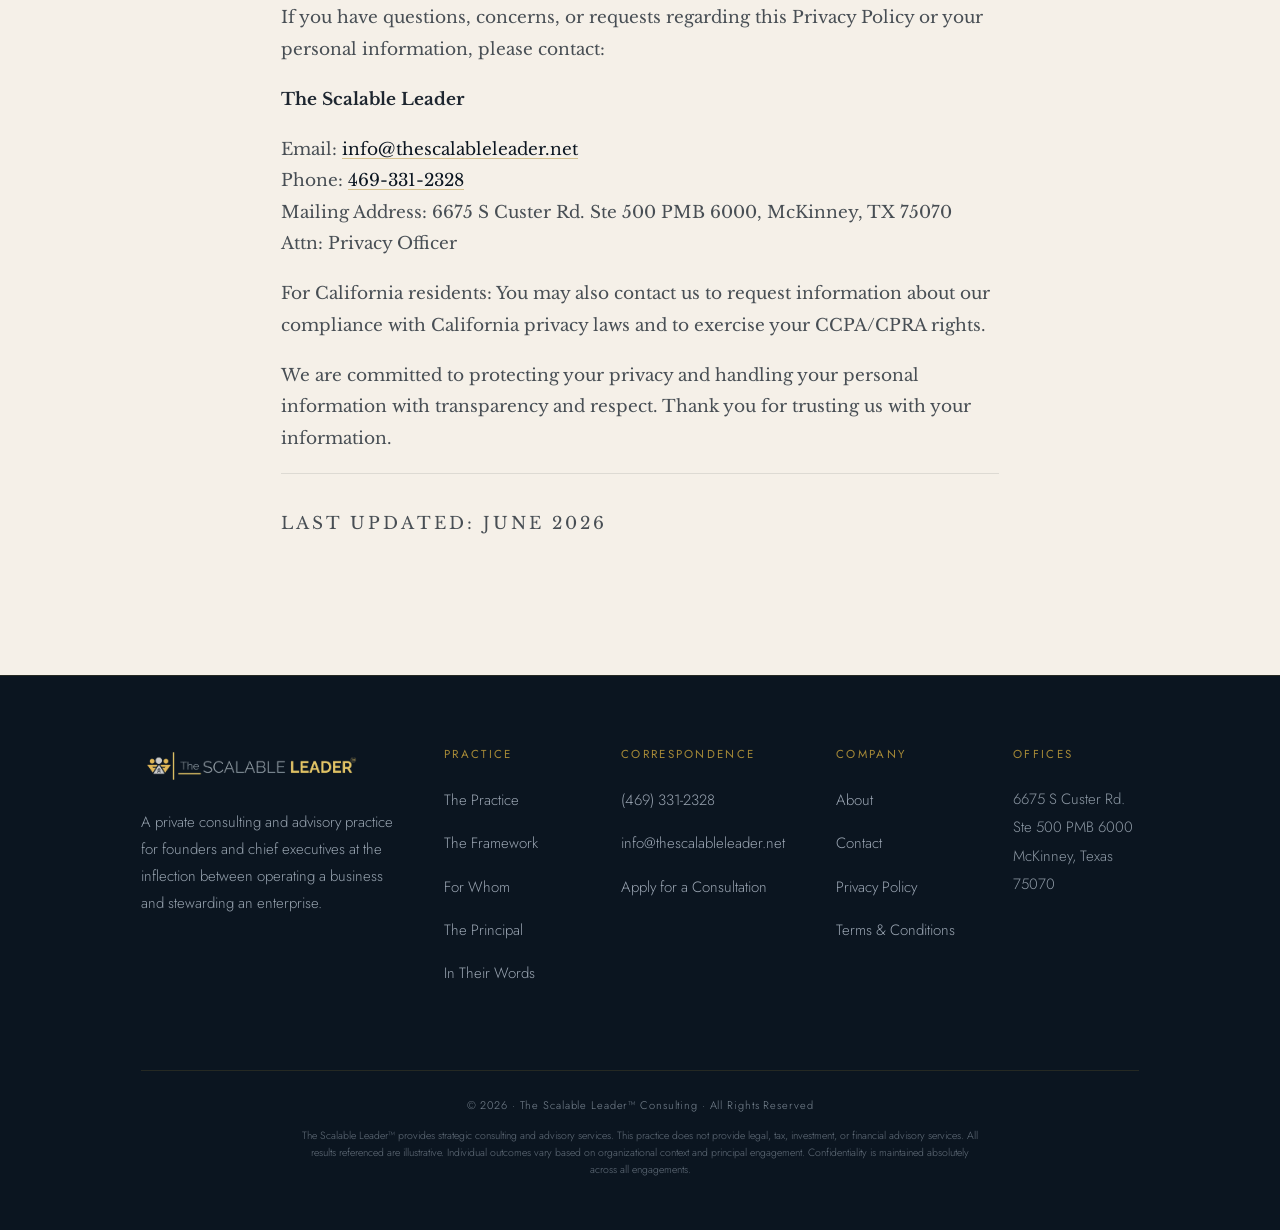
<file: privacy-policy.html>
<!DOCTYPE html>
<html lang="en">
<head>
<meta charset="UTF-8">
<meta name="viewport" content="width=device-width, initial-scale=1.0, viewport-fit=cover">
<meta name="description" content="Privacy Policy for The Scalable Leader™ — how we collect, use, store, and protect your personal information, including A2P messaging consent.">
<meta name="theme-color" content="#0B1520">
<title>Privacy Policy — The Scalable Leader™</title>

<link rel="preconnect" href="https://fonts.googleapis.com">
<link rel="preconnect" href="https://fonts.gstatic.com" crossorigin>
<link href="https://fonts.googleapis.com/css2?family=Cormorant+Garamond:ital,wght@0,300;0,400;0,500;0,600;1,300;1,400;1,500&family=Cormorant:ital,wght@0,300;0,400;1,300;1,400&family=Libre+Baskerville:ital,wght@0,400;0,700;1,400&family=Jost:wght@200;300;400;500&display=swap" rel="stylesheet">

<link rel="stylesheet" href="styles.css">
  <script src="js/attribution.js"></script>
</head>
<body>
<nav class="nav" id="nav">
  <a href="index.html" class="nav__logo">
    <img class="nav__logo-img" src="assets/logos/scalable-leader-logo.png" alt="The Scalable Leader™ Consulting">
  </a>
  <ul class="nav__links">
    <li><a href="index.html#forwhom">For Whom</a></li>
    <li><a href="index.html#practice">The Practice</a></li>
    <li><a href="index.html#framework">The Framework</a></li>
    <li><a href="index.html#principal">The Principal</a></li>
    <li><a href="index.html#words">In Their Words</a></li>
    <li><a href="index.html#questions">Questions</a></li>
    <li><a href="index.html#intro" class="nav__cta">Apply for a Consultation</a></li>
  </ul>
  <button class="nav__menu-btn" id="menuBtn" aria-label="Open menu">
    <span></span><span></span><span></span>
  </button>
</nav>

<!-- Click-away backdrop -->
<div class="nav__backdrop" id="navBackdrop"></div>

<!-- Dropdown Mobile Nav -->
<div class="nav__mobile" id="mobileNav">
  <a href="index.html#forwhom" onclick="closeMobileNav()">For Whom</a>
  <a href="index.html#practice" onclick="closeMobileNav()">The Practice</a>
  <a href="index.html#framework" onclick="closeMobileNav()">The Framework</a>
  <a href="index.html#principal" onclick="closeMobileNav()">The Principal</a>
  <a href="index.html#words" onclick="closeMobileNav()">In Their Words</a>
  <a href="index.html#questions" onclick="closeMobileNav()">Questions</a>
  <a href="index.html#intro" onclick="closeMobileNav()" class="nav__mobile-cta">Apply for a Consultation →</a>
</div>


<main>

<section class="page-hero">
  <div class="container--narrow">
    <span class="section-eyebrow reveal">Legal Infrastructure</span>
    <h1 class="page-hero__title reveal reveal-delay-1">Privacy <em>Policy</em></h1>
    <p class="page-hero__intro reveal reveal-delay-2">How we collect, use, store, and protect the information you share with us — including A2P messaging consent and your privacy rights under U.S. state law.</p>
  </div>
</section>

<section class="legal-content">
  <div class="container--narrow">

    <p>The Scalable Leader ("Company," "we," "our," or "us") respects your privacy and is committed to protecting your personal information. This Privacy Policy explains how we collect, use, store, and protect information when you access our website, programs, services, or communicate with us through Application-to-Person (A2P) messaging or other channels (collectively, the "Services").</p>
    <p>By visiting the Services or providing your information to us, you acknowledge that you have read and understood this Privacy Policy.</p>

    <h2 class="legal-section-title">1. Information We Collect</h2>
    <p>We collect only the information necessary to operate our Services and comply with legal and regulatory requirements.</p>
    <h3 class="legal-subhead">Information You Provide</h3>
    <ul>
      <li>Contact information such as name, email address, phone number, and mailing address</li>
      <li>Account or program registration details</li>
      <li>Payment and billing information (when applicable)</li>
      <li>Communications you send to us, including support inquiries</li>
      <li>SMS Opt-in and opt-out preferences for messaging</li>
    </ul>
    <h3 class="legal-subhead">Information Collected Automatically</h3>
    <ul>
      <li>Message metadata (delivery status, timestamps, opt-in/opt-out records)</li>
      <li>Device and browser information</li>
      <li>IP address and general location information</li>
      <li>Website usage data</li>
    </ul>
    <p>We do <strong>not</strong> knowingly collect sensitive personal information unless required for authorized services or legal obligations.</p>

    <h2 class="legal-section-title">2. How We Use Your Information</h2>
    <p>We use the personal information we collect to:</p>
    <ul>
      <li>Provide, operate, and improve our Services</li>
      <li>Send authorized service-related communication and A2P messages</li>
      <li>Maintain messaging compliance records</li>
      <li>Respond to inquiries and provide customer support</li>
      <li>Process transactions and administrative communications</li>
      <li>Detect and prevent fraud, abuse, or unauthorized activity</li>
      <li>Comply with applicable laws, regulations, and government requirements</li>
    </ul>
    <p>We do <strong>not</strong> sell your personal information.</p>

    <h2 class="legal-section-title">3. A2P Messaging &amp; Consent</h2>
    <p>If you provide a phone number or electronic contact information, you consent to receive <strong>A2P messages</strong> from the Company related to our Services.</p>
    <ul>
      <li>Message frequency may vary</li>
      <li>Standard message and data rates may apply</li>
      <li>You may opt out at any time by replying <strong>"STOP"</strong> to any message or contacting us directly</li>
      <li>You may reply "HELP" for assistance</li>
    </ul>
    <p>All messaging complies with the <strong>Telephone Consumer Protection Act (TCPA), CTIA Messaging Guidelines,</strong> and applicable federal and state laws.</p>

    <h2 class="legal-section-title">4. How We Share Your Information</h2>
    <p>We may share information only in the following circumstances:</p>
    <p><strong>Service Providers:</strong> We work with trusted third-party service providers who assist us in operating and supporting our Services, such as payment processors, messaging platforms, hosting providers, and analytics services. These providers are contractually required to use personal information only as necessary to perform services on our behalf and to protect it in accordance with applicable laws.</p>
    <p><strong>Legal and Regulatory Requirements:</strong> We may disclose your information when required to do so by law, regulation, court order, subpoena, or other lawful government request, or when we believe disclosure is necessary to protect the rights, safety, or safety of the Company, our users, or the public.</p>
    <p><strong>Business Transactions:</strong> If the Company is involved in a merger, acquisition, reorganization, or sale of assets, personal information may be transferred as part of that transaction, subject to appropriate confidentiality and security safeguards.</p>
    <p><strong>With Your Direction or Consent:</strong> We may share your information for a specific purpose at your direction or with your explicit consent.</p>
    <p><em>Note: We do not share personal information for third-party advertising or marketing purposes.</em></p>

    <h2 class="legal-section-title">4A. Mobile Information Sharing Statement</h2>
    <p>We do not share, sell, rent, or disclose mobile phone numbers or SMS consent data to third parties or affiliates for their marketing or promotional purposes.</p>
    <p>Mobile information will only be used to provide the services requested by the user, deliver authorized communications, or as required by law.</p>
    <p>Messaging opt-in data and consent will not be transferred, shared, or sold to any third parties except for messaging service providers who support message delivery and are contractually obligated to protect your data.</p>

    <h2 class="legal-section-title">5. Cookies and Tracking Technologies</h2>
    <p>We use cookies and similar technologies to support website functionality, improve performance, and understand how visitors interact with our Services. Cookies are small text files stored on your device that allow us to recognize your browser and remember certain preferences.</p>
    <h3 class="legal-subhead">Types of Cookies We Use</h3>
    <ul>
      <li><strong>Essential Cookies:</strong> Required for the website to function properly and enable core features</li>
      <li><strong>Analytics Cookies:</strong> Help us understand how visitors use our website and improve user experience</li>
      <li><strong>Preference Cookies:</strong> Remember your settings and preferences for a consistent experience</li>
    </ul>
    <h3 class="legal-subhead">Managing Cookies</h3>
    <p>You can control or disable cookies through your browser settings at any time. Disabling cookies may affect the availability or functionality of certain features of the website. By continuing to use our website, you consent to our use of cookies as described in this section.</p>

    <h2 class="legal-section-title">6. Data Security</h2>
    <p>We implement reasonable administrative, technical, and physical safeguards to protect your personal information including:</p>
    <ul>
      <li>Encryption of data in transit and at rest</li>
      <li>Access controls and authentication measures</li>
      <li>Monitoring and logging of system activity</li>
      <li>Employee training on privacy and data protection</li>
    </ul>
    <p>Our security practices align with applicable standards, including FISMA and NIST SP 800-53. In the event of a data breach, we will provide notice as required by law.</p>

    <h2 class="legal-section-title">7. Data Retention</h2>
    <p>We retain personal information only as long as necessary to provide the Services, maintain compliance records, and meet legal or regulatory obligations. When information is no longer required, it is securely deleted or anonymized.</p>

    <h2 class="legal-section-title">8. Your Privacy Rights</h2>
    <p>Depending on your location, you may have certain rights regarding your personal information. These rights may include access, correction, deletion, and limitation of use, as provided under applicable laws.</p>
    <h3 class="legal-subhead">California Residents (CCPA/CPRA)</h3>
    <p>If you are a California resident, the California Consumer Privacy Act (CCPA) and California Privacy Rights Act (CPRA) provide you with specific rights regarding your personal information. You may:</p>
    <ul>
      <li>Request disclosure of the personal information we have collected about you</li>
      <li>Request correction of inaccurate personal information</li>
      <li>Request deletion of your personal information, subject to certain exceptions</li>
      <li>Exercise your rights without discriminatory treatment</li>
    </ul>
    <p>We do <strong>not</strong> sell personal information. To exercise your rights, please contact us using the information in Section 11. We will verify your identity and respond within the timeframe required by law (typically 45 days).</p>
    <h3 class="legal-subhead">Other State Privacy Rights</h3>
    <p>Residents of other states with comprehensive privacy laws (such as Virginia, Colorado, Connecticut, and Utah) may have similar rights to access, correct, delete, or limit the use of their personal information.</p>
    <h3 class="legal-subhead">Transactional Communications</h3>
    <p>Even if you exercise your privacy rights, we may still send you transactional or service-related messages necessary for your account or Services.</p>

    <h2 class="legal-section-title">9. Children's Policy</h2>
    <p>The Services are not intended for individuals under the age of 18. We do not knowingly collect personal information from minors.</p>

    <h2 class="legal-section-title">10. Changes to This Privacy Policy</h2>
    <p>We reserve the right to update this Privacy Policy from time to time. Any changes will be posted with an updated <strong>Effective Date.</strong> Continued use of the Services after changes are posted constitutes acceptance of the revised policy.</p>

    <h2 class="legal-section-title">11. Contact Us</h2>
    <p>If you have questions, concerns, or requests regarding this Privacy Policy or your personal information, please contact:</p>
    <p><strong>The Scalable Leader</strong></p>
    <p>Email: <a href="mailto:info@thescalableleader.net">info@thescalableleader.net</a><br>Phone: <a href="tel:+14693312328">469-331-2328</a><br>Mailing Address: 6675 S Custer Rd. Ste 500 PMB 6000, McKinney, TX 75070<br>Attn: Privacy Officer</p>
    <p>For California residents: You may also contact us to request information about our compliance with California privacy laws and to exercise your CCPA/CPRA rights.</p>
    <p>We are committed to protecting your privacy and handling your personal information with transparency and respect. Thank you for trusting us with your information.</p>

    <p class="legal-meta">Last Updated: June 2026</p>

  </div>
</section>

</main>

<footer>
  <div class="container">
    <div class="footer__inner">
      <div class="footer__brand">
        <img class="footer__logo" src="assets/logos/scalable-leader-logo.png" alt="The Scalable Leader™ Consulting">
        <p class="footer__tagline" style="margin-top:1.2rem">A private consulting and advisory practice for founders and chief executives at the inflection between operating a business and stewarding an enterprise.</p>
      </div>
      <div>
        <p class="footer__col-label">Practice</p>
        <ul class="footer__links">
          <li><a href="index.html#practice">The Practice</a></li>
          <li><a href="index.html#framework">The Framework</a></li>
          <li><a href="index.html#forwhom">For Whom</a></li>
          <li><a href="index.html#principal">The Principal</a></li>
          <li><a href="index.html#words">In Their Words</a></li>
        </ul>
      </div>
      <div>
        <p class="footer__col-label">Correspondence</p>
        <ul class="footer__links">
          <li><a href="tel:+14693312328">(469) 331-2328</a></li>
          <li><a href="mailto:info@thescalableleader.net">info@thescalableleader.net</a></li>
          <li><a href="index.html#intro">Apply for a Consultation</a></li>
        </ul>
      </div>
      <div>
        <p class="footer__col-label">Company</p>
        <ul class="footer__links">
          <li><a href="about-us.html">About</a></li>
          <li><a href="contact.html">Contact</a></li>
          <li><a href="privacy-policy.html">Privacy Policy</a></li>
          <li><a href="terms-and-conditions.html">Terms &amp; Conditions</a></li>
        </ul>
      </div>
      <div>
        <p class="footer__col-label">Offices</p>
        <address class="footer__address">
          6675 S Custer Rd.<br>
          Ste 500 PMB 6000<br>
          McKinney, Texas 75070
        </address>
      </div>
    </div>
    <div class="footer__bottom">
      <p class="footer__copy">© 2026 · The Scalable Leader™ Consulting · All Rights Reserved</p>
      <p class="footer__disclaimer">The Scalable Leader™ provides strategic consulting and advisory services. This practice does not provide legal, tax, investment, or financial advisory services. All results referenced are illustrative. Individual outcomes vary based on organizational context and principal engagement. Confidentiality is maintained absolutely across all engagements.</p>
    </div>
  </div>
</footer>

<script src="scripts.js" defer></script>
</body>
</html>
</file>
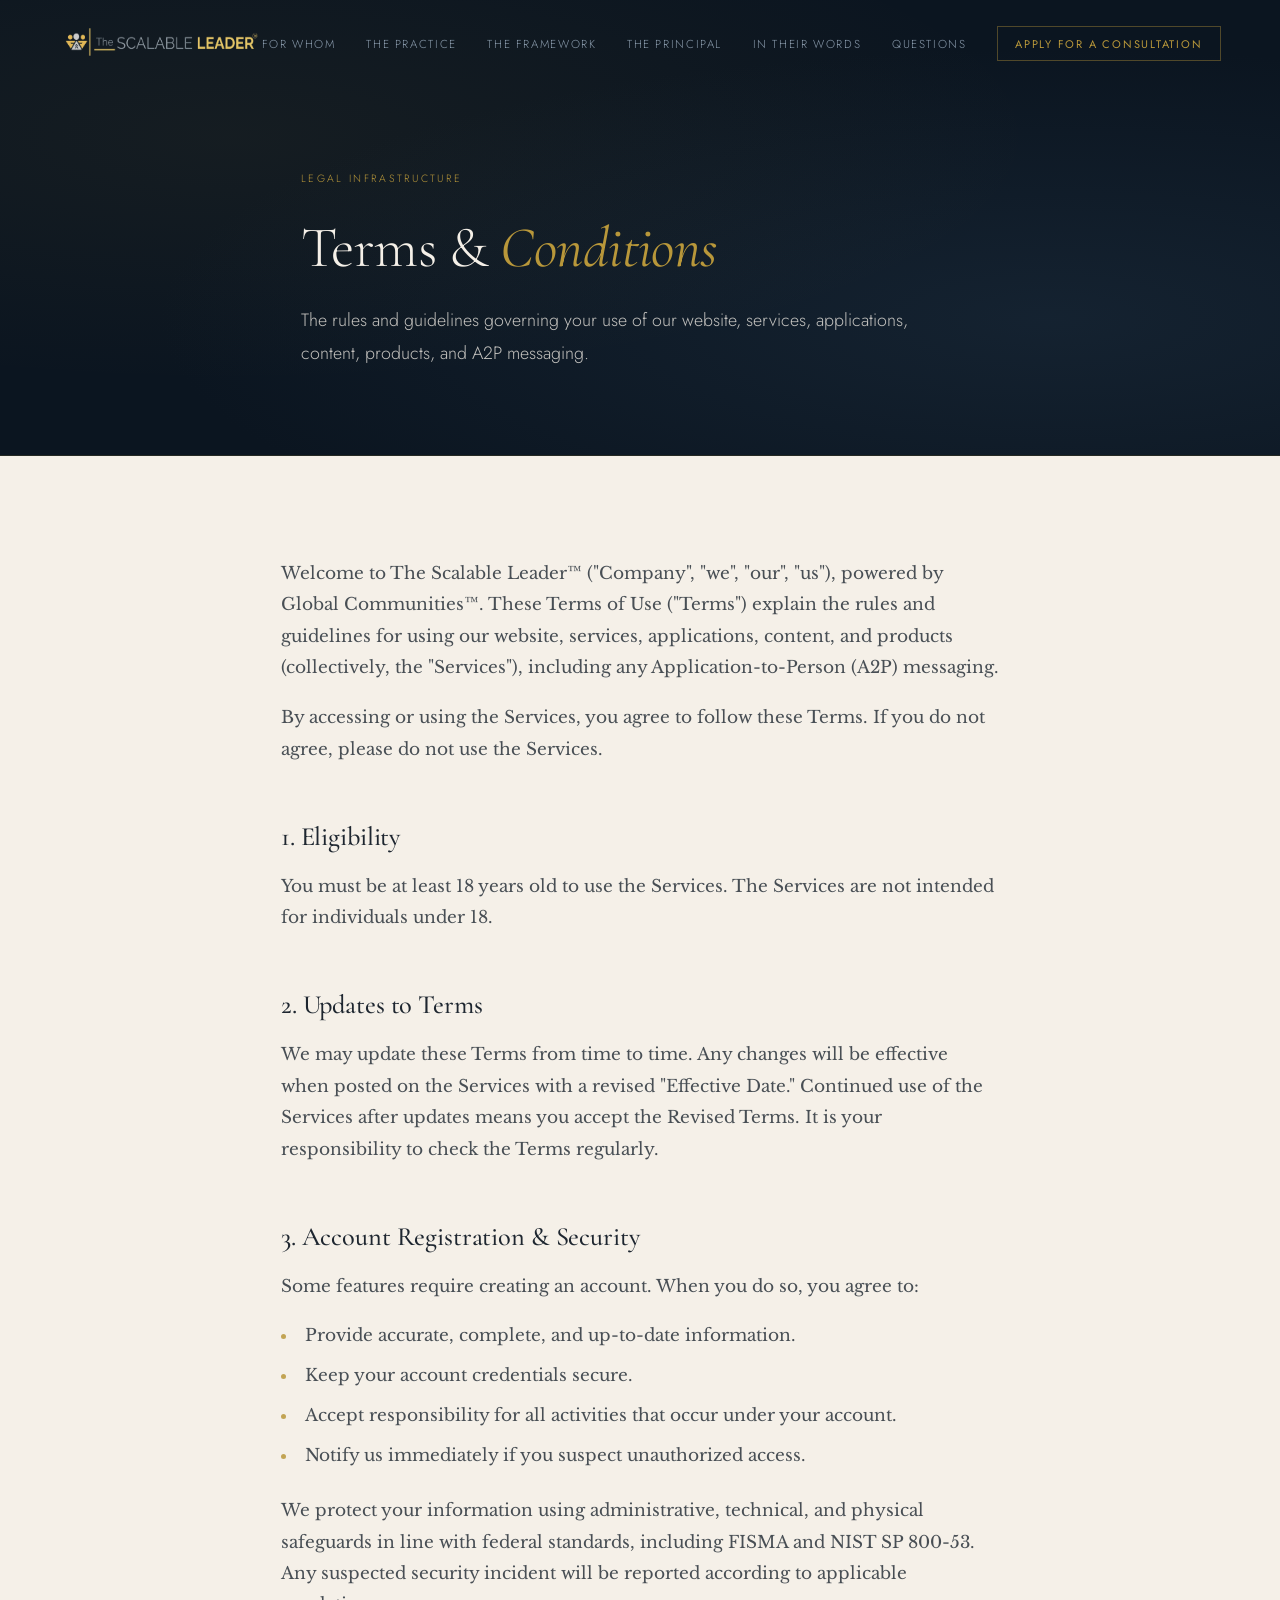
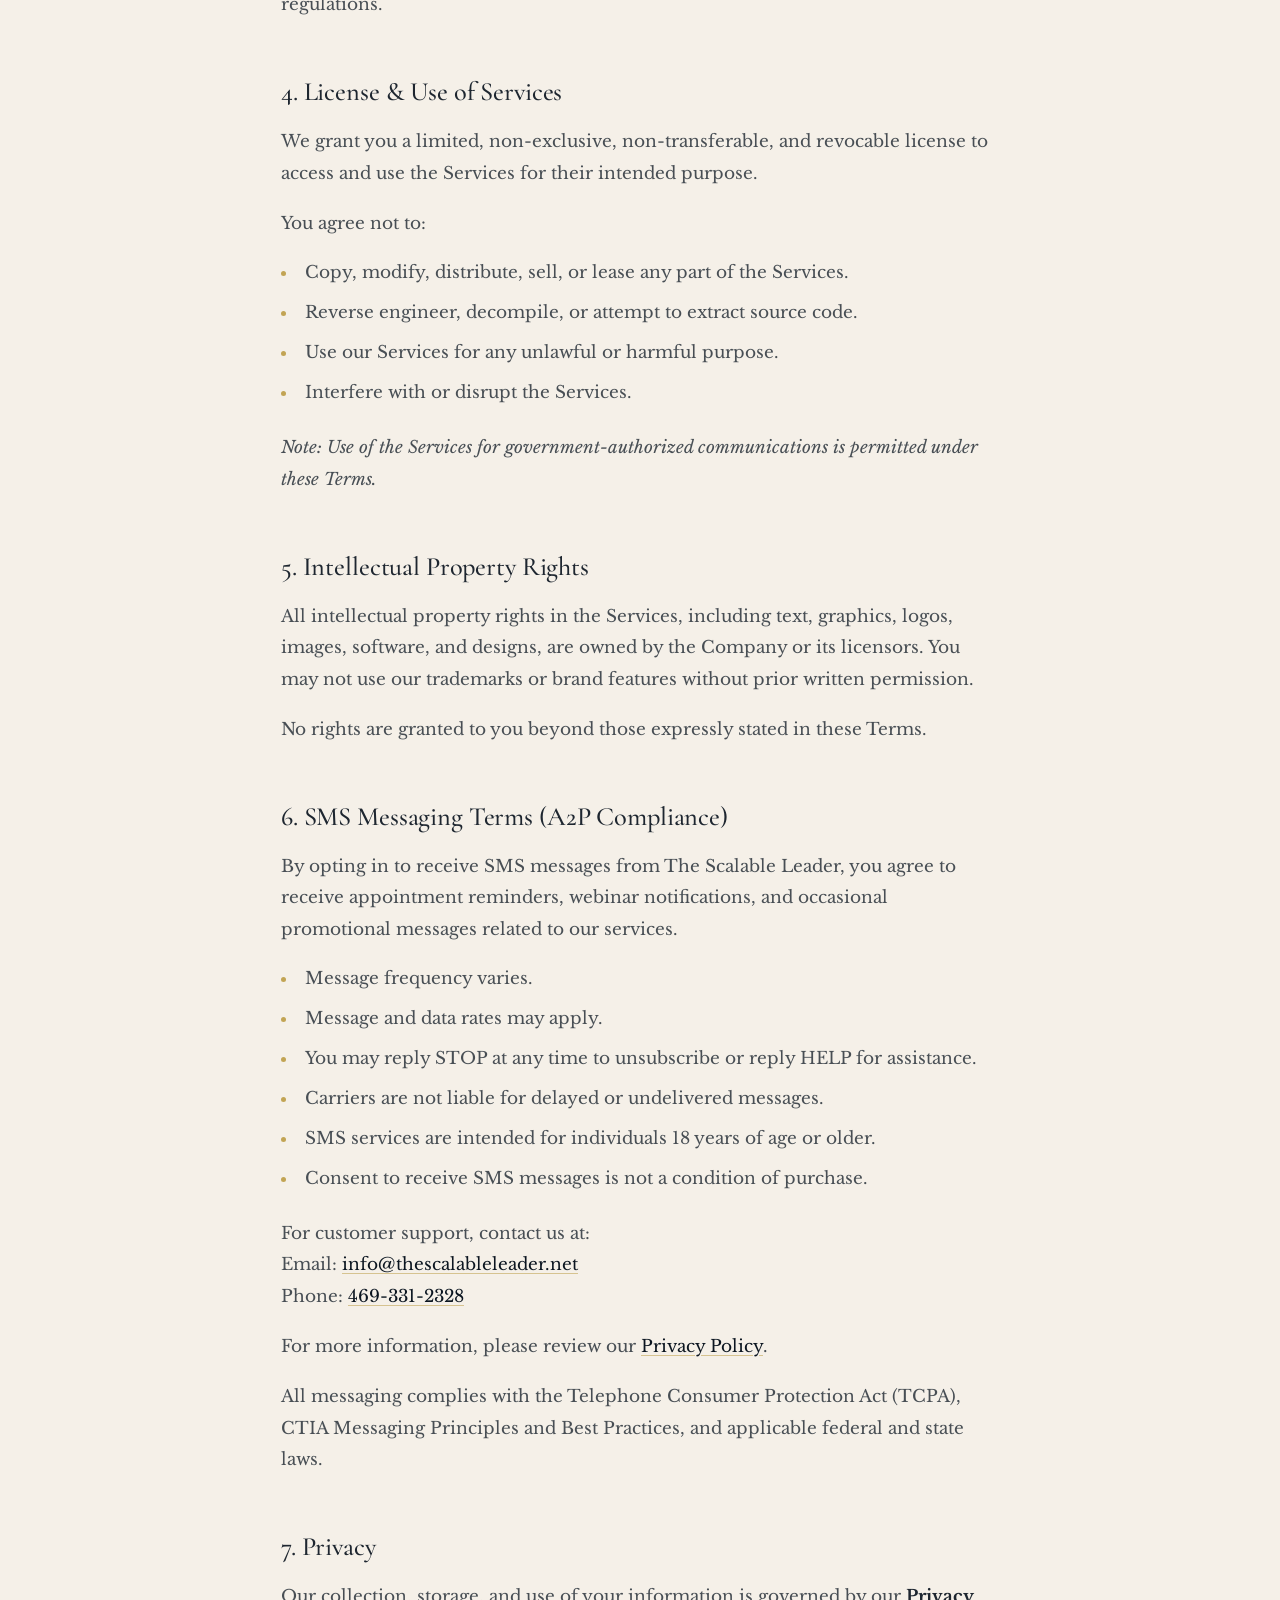
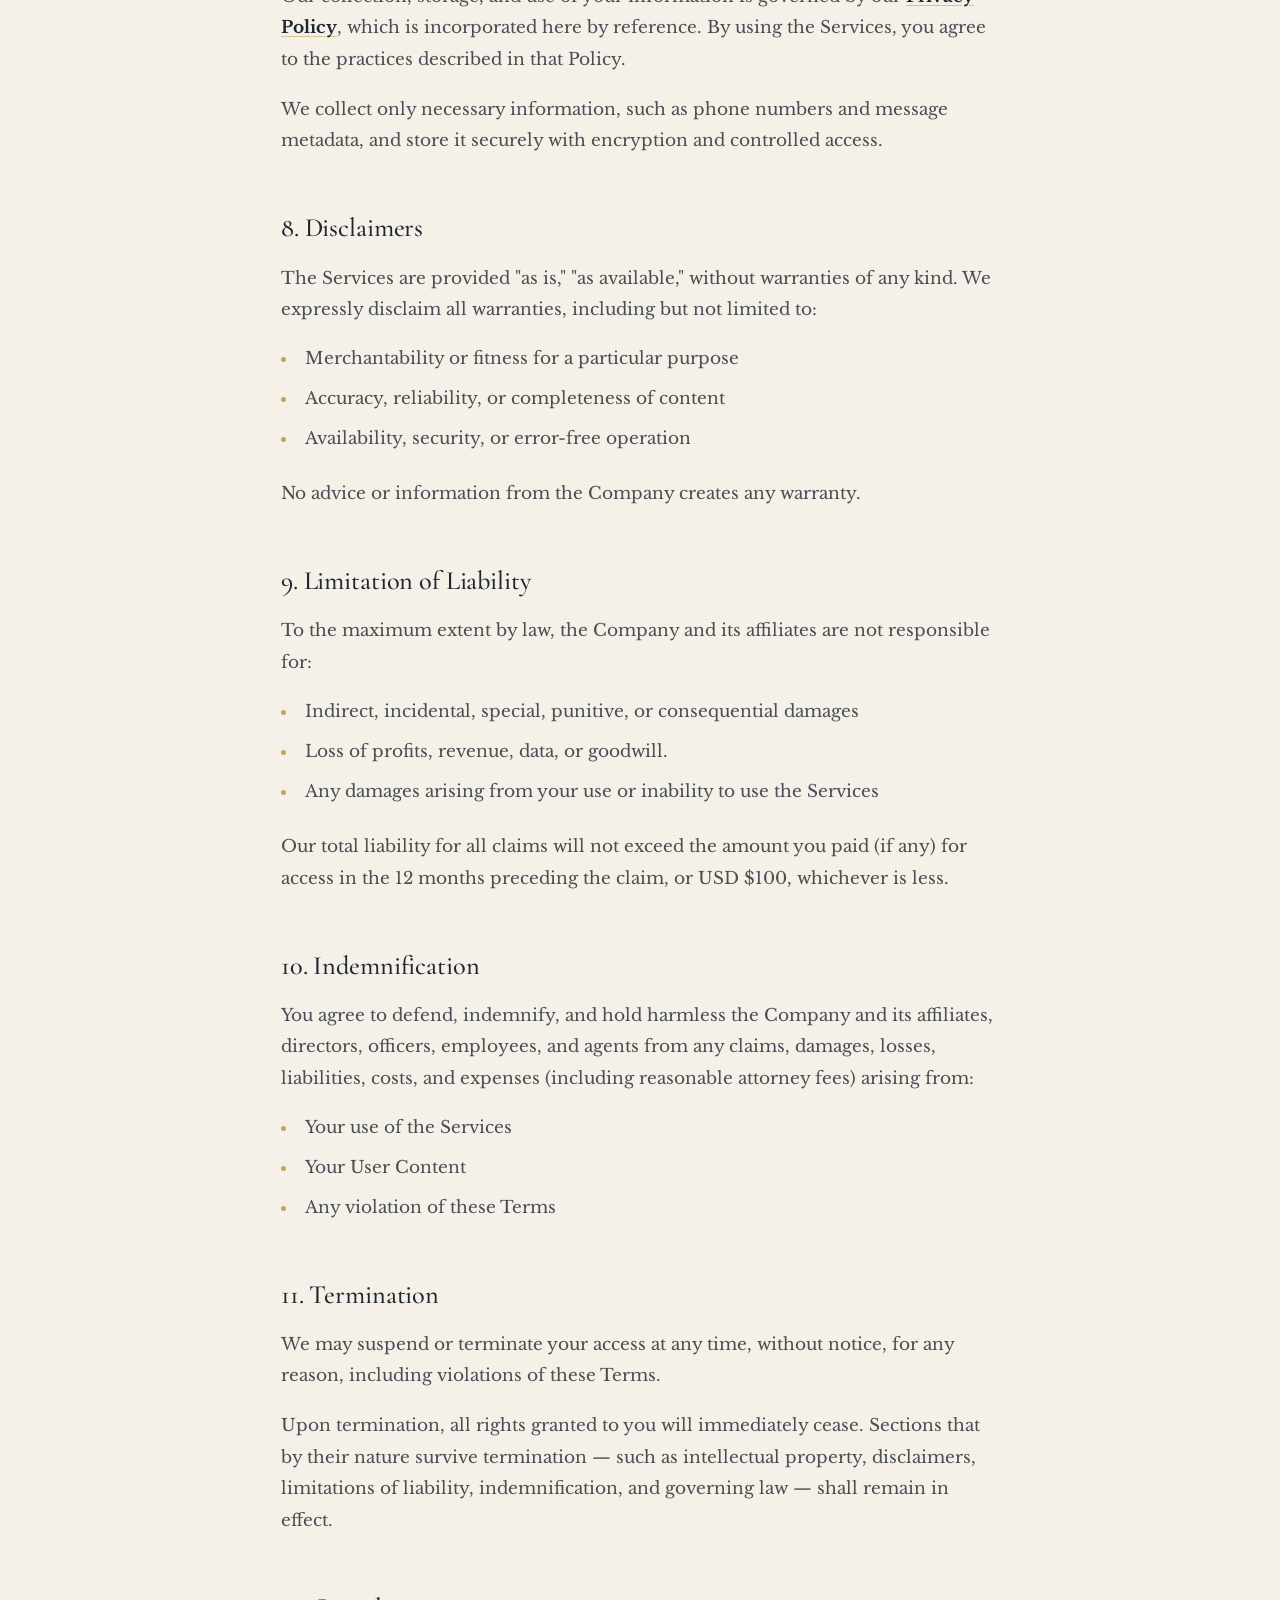
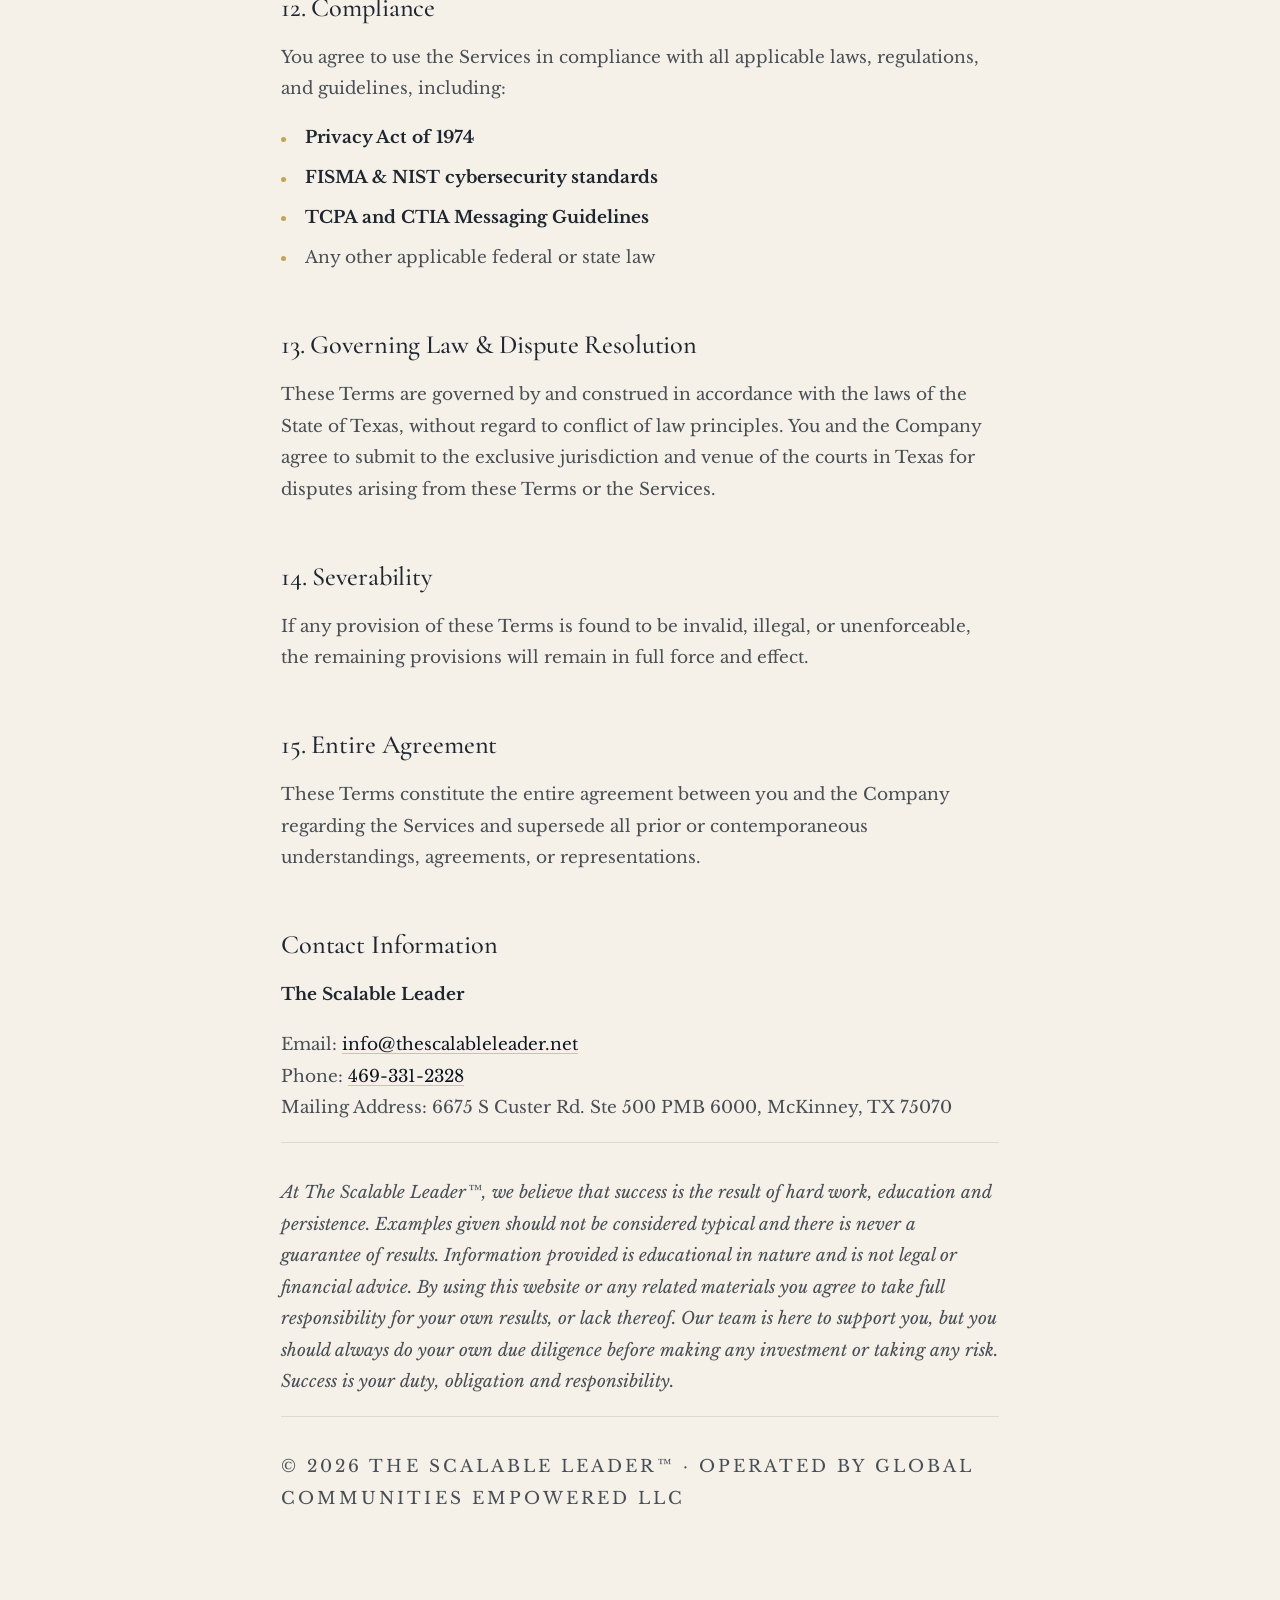
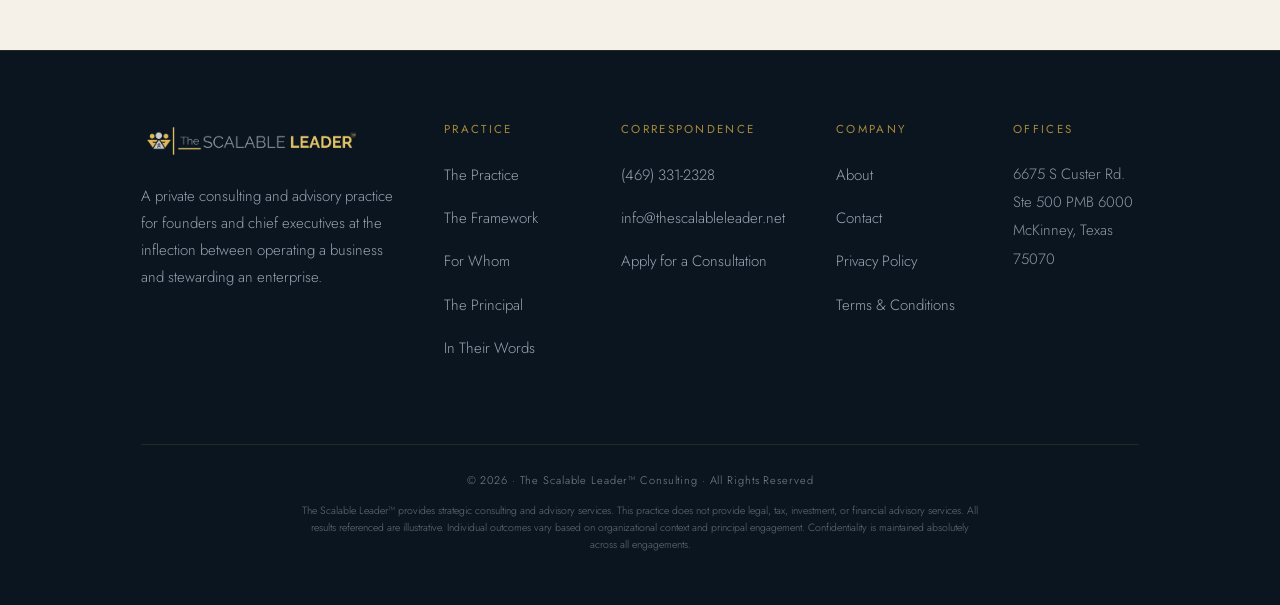
<file: terms-and-conditions.html>
<!DOCTYPE html>
<html lang="en">
<head>
<meta charset="UTF-8">
<meta name="viewport" content="width=device-width, initial-scale=1.0, viewport-fit=cover">
<meta name="description" content="Terms and Conditions for using The Scalable Leader™ website, services, and A2P messaging, including SMS consent, intellectual property, and governing law.">
<meta name="theme-color" content="#0B1520">
<title>Terms & Conditions — The Scalable Leader™</title>

<link rel="preconnect" href="https://fonts.googleapis.com">
<link rel="preconnect" href="https://fonts.gstatic.com" crossorigin>
<link href="https://fonts.googleapis.com/css2?family=Cormorant+Garamond:ital,wght@0,300;0,400;0,500;0,600;1,300;1,400;1,500&family=Cormorant:ital,wght@0,300;0,400;1,300;1,400&family=Libre+Baskerville:ital,wght@0,400;0,700;1,400&family=Jost:wght@200;300;400;500&display=swap" rel="stylesheet">

<link rel="stylesheet" href="styles.css">
  <script src="js/attribution.js"></script>
</head>
<body>
<nav class="nav" id="nav">
  <a href="index.html" class="nav__logo">
    <img class="nav__logo-img" src="assets/logos/scalable-leader-logo.png" alt="The Scalable Leader™ Consulting">
  </a>
  <ul class="nav__links">
    <li><a href="index.html#forwhom">For Whom</a></li>
    <li><a href="index.html#practice">The Practice</a></li>
    <li><a href="index.html#framework">The Framework</a></li>
    <li><a href="index.html#principal">The Principal</a></li>
    <li><a href="index.html#words">In Their Words</a></li>
    <li><a href="index.html#questions">Questions</a></li>
    <li><a href="index.html#intro" class="nav__cta">Apply for a Consultation</a></li>
  </ul>
  <button class="nav__menu-btn" id="menuBtn" aria-label="Open menu">
    <span></span><span></span><span></span>
  </button>
</nav>

<!-- Click-away backdrop -->
<div class="nav__backdrop" id="navBackdrop"></div>

<!-- Dropdown Mobile Nav -->
<div class="nav__mobile" id="mobileNav">
  <a href="index.html#forwhom" onclick="closeMobileNav()">For Whom</a>
  <a href="index.html#practice" onclick="closeMobileNav()">The Practice</a>
  <a href="index.html#framework" onclick="closeMobileNav()">The Framework</a>
  <a href="index.html#principal" onclick="closeMobileNav()">The Principal</a>
  <a href="index.html#words" onclick="closeMobileNav()">In Their Words</a>
  <a href="index.html#questions" onclick="closeMobileNav()">Questions</a>
  <a href="index.html#intro" onclick="closeMobileNav()" class="nav__mobile-cta">Apply for a Consultation →</a>
</div>


<main>

<section class="page-hero">
  <div class="container--narrow">
    <span class="section-eyebrow reveal">Legal Infrastructure</span>
    <h1 class="page-hero__title reveal reveal-delay-1">Terms &amp; <em>Conditions</em></h1>
    <p class="page-hero__intro reveal reveal-delay-2">The rules and guidelines governing your use of our website, services, applications, content, products, and A2P messaging.</p>
  </div>
</section>

<section class="legal-content">
  <div class="container--narrow">

    <p>Welcome to The Scalable Leader™ ("Company", "we", "our", "us"), powered by Global Communities™. These Terms of Use ("Terms") explain the rules and guidelines for using our website, services, applications, content, and products (collectively, the "Services"), including any Application-to-Person (A2P) messaging.</p>
    <p>By accessing or using the Services, you agree to follow these Terms. If you do not agree, please do not use the Services.</p>

    <h2 class="legal-section-title">1. Eligibility</h2>
    <p>You must be at least 18 years old to use the Services. The Services are not intended for individuals under 18.</p>

    <h2 class="legal-section-title">2. Updates to Terms</h2>
    <p>We may update these Terms from time to time. Any changes will be effective when posted on the Services with a revised "Effective Date." Continued use of the Services after updates means you accept the Revised Terms. It is your responsibility to check the Terms regularly.</p>

    <h2 class="legal-section-title">3. Account Registration &amp; Security</h2>
    <p>Some features require creating an account. When you do so, you agree to:</p>
    <ul>
      <li>Provide accurate, complete, and up-to-date information.</li>
      <li>Keep your account credentials secure.</li>
      <li>Accept responsibility for all activities that occur under your account.</li>
      <li>Notify us immediately if you suspect unauthorized access.</li>
    </ul>
    <p>We protect your information using administrative, technical, and physical safeguards in line with federal standards, including FISMA and NIST SP 800-53. Any suspected security incident will be reported according to applicable regulations.</p>

    <h2 class="legal-section-title">4. License &amp; Use of Services</h2>
    <p>We grant you a limited, non-exclusive, non-transferable, and revocable license to access and use the Services for their intended purpose.</p>
    <p>You agree not to:</p>
    <ul>
      <li>Copy, modify, distribute, sell, or lease any part of the Services.</li>
      <li>Reverse engineer, decompile, or attempt to extract source code.</li>
      <li>Use our Services for any unlawful or harmful purpose.</li>
      <li>Interfere with or disrupt the Services.</li>
    </ul>
    <p><em>Note: Use of the Services for government-authorized communications is permitted under these Terms.</em></p>

    <h2 class="legal-section-title">5. Intellectual Property Rights</h2>
    <p>All intellectual property rights in the Services, including text, graphics, logos, images, software, and designs, are owned by the Company or its licensors. You may not use our trademarks or brand features without prior written permission.</p>
    <p>No rights are granted to you beyond those expressly stated in these Terms.</p>

    <h2 class="legal-section-title">6. SMS Messaging Terms (A2P Compliance)</h2>
    <p>By opting in to receive SMS messages from The Scalable Leader, you agree to receive appointment reminders, webinar notifications, and occasional promotional messages related to our services.</p>
    <ul>
      <li>Message frequency varies.</li>
      <li>Message and data rates may apply.</li>
      <li>You may reply STOP at any time to unsubscribe or reply HELP for assistance.</li>
      <li>Carriers are not liable for delayed or undelivered messages.</li>
      <li>SMS services are intended for individuals 18 years of age or older.</li>
      <li>Consent to receive SMS messages is not a condition of purchase.</li>
    </ul>
    <p>For customer support, contact us at:<br>Email: <a href="mailto:info@thescalableleader.net">info@thescalableleader.net</a><br>Phone: <a href="tel:+14693312328">469-331-2328</a></p>
    <p>For more information, please review our <a href="privacy-policy.html">Privacy Policy</a>.</p>
    <p>All messaging complies with the Telephone Consumer Protection Act (TCPA), CTIA Messaging Principles and Best Practices, and applicable federal and state laws.</p>

    <h2 class="legal-section-title">7. Privacy</h2>
    <p>Our collection, storage, and use of your information is governed by our <a href="privacy-policy.html"><strong>Privacy Policy</strong></a>, which is incorporated here by reference. By using the Services, you agree to the practices described in that Policy.</p>
    <p>We collect only necessary information, such as phone numbers and message metadata, and store it securely with encryption and controlled access.</p>

    <h2 class="legal-section-title">8. Disclaimers</h2>
    <p>The Services are provided "as is," "as available," without warranties of any kind. We expressly disclaim all warranties, including but not limited to:</p>
    <ul>
      <li>Merchantability or fitness for a particular purpose</li>
      <li>Accuracy, reliability, or completeness of content</li>
      <li>Availability, security, or error-free operation</li>
    </ul>
    <p>No advice or information from the Company creates any warranty.</p>

    <h2 class="legal-section-title">9. Limitation of Liability</h2>
    <p>To the maximum extent by law, the Company and its affiliates are not responsible for:</p>
    <ul>
      <li>Indirect, incidental, special, punitive, or consequential damages</li>
      <li>Loss of profits, revenue, data, or goodwill.</li>
      <li>Any damages arising from your use or inability to use the Services</li>
    </ul>
    <p>Our total liability for all claims will not exceed the amount you paid (if any) for access in the 12 months preceding the claim, or USD $100, whichever is less.</p>

    <h2 class="legal-section-title">10. Indemnification</h2>
    <p>You agree to defend, indemnify, and hold harmless the Company and its affiliates, directors, officers, employees, and agents from any claims, damages, losses, liabilities, costs, and expenses (including reasonable attorney fees) arising from:</p>
    <ul>
      <li>Your use of the Services</li>
      <li>Your User Content</li>
      <li>Any violation of these Terms</li>
    </ul>

    <h2 class="legal-section-title">11. Termination</h2>
    <p>We may suspend or terminate your access at any time, without notice, for any reason, including violations of these Terms.</p>
    <p>Upon termination, all rights granted to you will immediately cease. Sections that by their nature survive termination — such as intellectual property, disclaimers, limitations of liability, indemnification, and governing law — shall remain in effect.</p>

    <h2 class="legal-section-title">12. Compliance</h2>
    <p>You agree to use the Services in compliance with all applicable laws, regulations, and guidelines, including:</p>
    <ul>
      <li><strong>Privacy Act of 1974</strong></li>
      <li><strong>FISMA &amp; NIST cybersecurity standards</strong></li>
      <li><strong>TCPA and CTIA Messaging Guidelines</strong></li>
      <li>Any other applicable federal or state law</li>
    </ul>

    <h2 class="legal-section-title">13. Governing Law &amp; Dispute Resolution</h2>
    <p>These Terms are governed by and construed in accordance with the laws of the State of Texas, without regard to conflict of law principles. You and the Company agree to submit to the exclusive jurisdiction and venue of the courts in Texas for disputes arising from these Terms or the Services.</p>

    <h2 class="legal-section-title">14. Severability</h2>
    <p>If any provision of these Terms is found to be invalid, illegal, or unenforceable, the remaining provisions will remain in full force and effect.</p>

    <h2 class="legal-section-title">15. Entire Agreement</h2>
    <p>These Terms constitute the entire agreement between you and the Company regarding the Services and supersede all prior or contemporaneous understandings, agreements, or representations.</p>

    <h2 class="legal-section-title">Contact Information</h2>
    <p><strong>The Scalable Leader</strong></p>
    <p>Email: <a href="mailto:info@thescalableleader.net">info@thescalableleader.net</a><br>Phone: <a href="tel:+14693312328">469-331-2328</a><br>Mailing Address: 6675 S Custer Rd. Ste 500 PMB 6000, McKinney, TX 75070</p>

    <p class="legal-disclaimer">At The Scalable Leader™, we believe that success is the result of hard work, education and persistence. Examples given should not be considered typical and there is never a guarantee of results. Information provided is educational in nature and is not legal or financial advice. By using this website or any related materials you agree to take full responsibility for your own results, or lack thereof. Our team is here to support you, but you should always do your own due diligence before making any investment or taking any risk. Success is your duty, obligation and responsibility.</p>
    <p class="legal-meta">© 2026 The Scalable Leader™ · Operated by Global Communities Empowered LLC</p>

  </div>
</section>

</main>

<footer>
  <div class="container">
    <div class="footer__inner">
      <div class="footer__brand">
        <img class="footer__logo" src="assets/logos/scalable-leader-logo.png" alt="The Scalable Leader™ Consulting">
        <p class="footer__tagline" style="margin-top:1.2rem">A private consulting and advisory practice for founders and chief executives at the inflection between operating a business and stewarding an enterprise.</p>
      </div>
      <div>
        <p class="footer__col-label">Practice</p>
        <ul class="footer__links">
          <li><a href="index.html#practice">The Practice</a></li>
          <li><a href="index.html#framework">The Framework</a></li>
          <li><a href="index.html#forwhom">For Whom</a></li>
          <li><a href="index.html#principal">The Principal</a></li>
          <li><a href="index.html#words">In Their Words</a></li>
        </ul>
      </div>
      <div>
        <p class="footer__col-label">Correspondence</p>
        <ul class="footer__links">
          <li><a href="tel:+14693312328">(469) 331-2328</a></li>
          <li><a href="mailto:info@thescalableleader.net">info@thescalableleader.net</a></li>
          <li><a href="index.html#intro">Apply for a Consultation</a></li>
        </ul>
      </div>
      <div>
        <p class="footer__col-label">Company</p>
        <ul class="footer__links">
          <li><a href="about-us.html">About</a></li>
          <li><a href="contact.html">Contact</a></li>
          <li><a href="privacy-policy.html">Privacy Policy</a></li>
          <li><a href="terms-and-conditions.html">Terms &amp; Conditions</a></li>
        </ul>
      </div>
      <div>
        <p class="footer__col-label">Offices</p>
        <address class="footer__address">
          6675 S Custer Rd.<br>
          Ste 500 PMB 6000<br>
          McKinney, Texas 75070
        </address>
      </div>
    </div>
    <div class="footer__bottom">
      <p class="footer__copy">© 2026 · The Scalable Leader™ Consulting · All Rights Reserved</p>
      <p class="footer__disclaimer">The Scalable Leader™ provides strategic consulting and advisory services. This practice does not provide legal, tax, investment, or financial advisory services. All results referenced are illustrative. Individual outcomes vary based on organizational context and principal engagement. Confidentiality is maintained absolutely across all engagements.</p>
    </div>
  </div>
</footer>

<script src="scripts.js" defer></script>
</body>
</html>
</file>
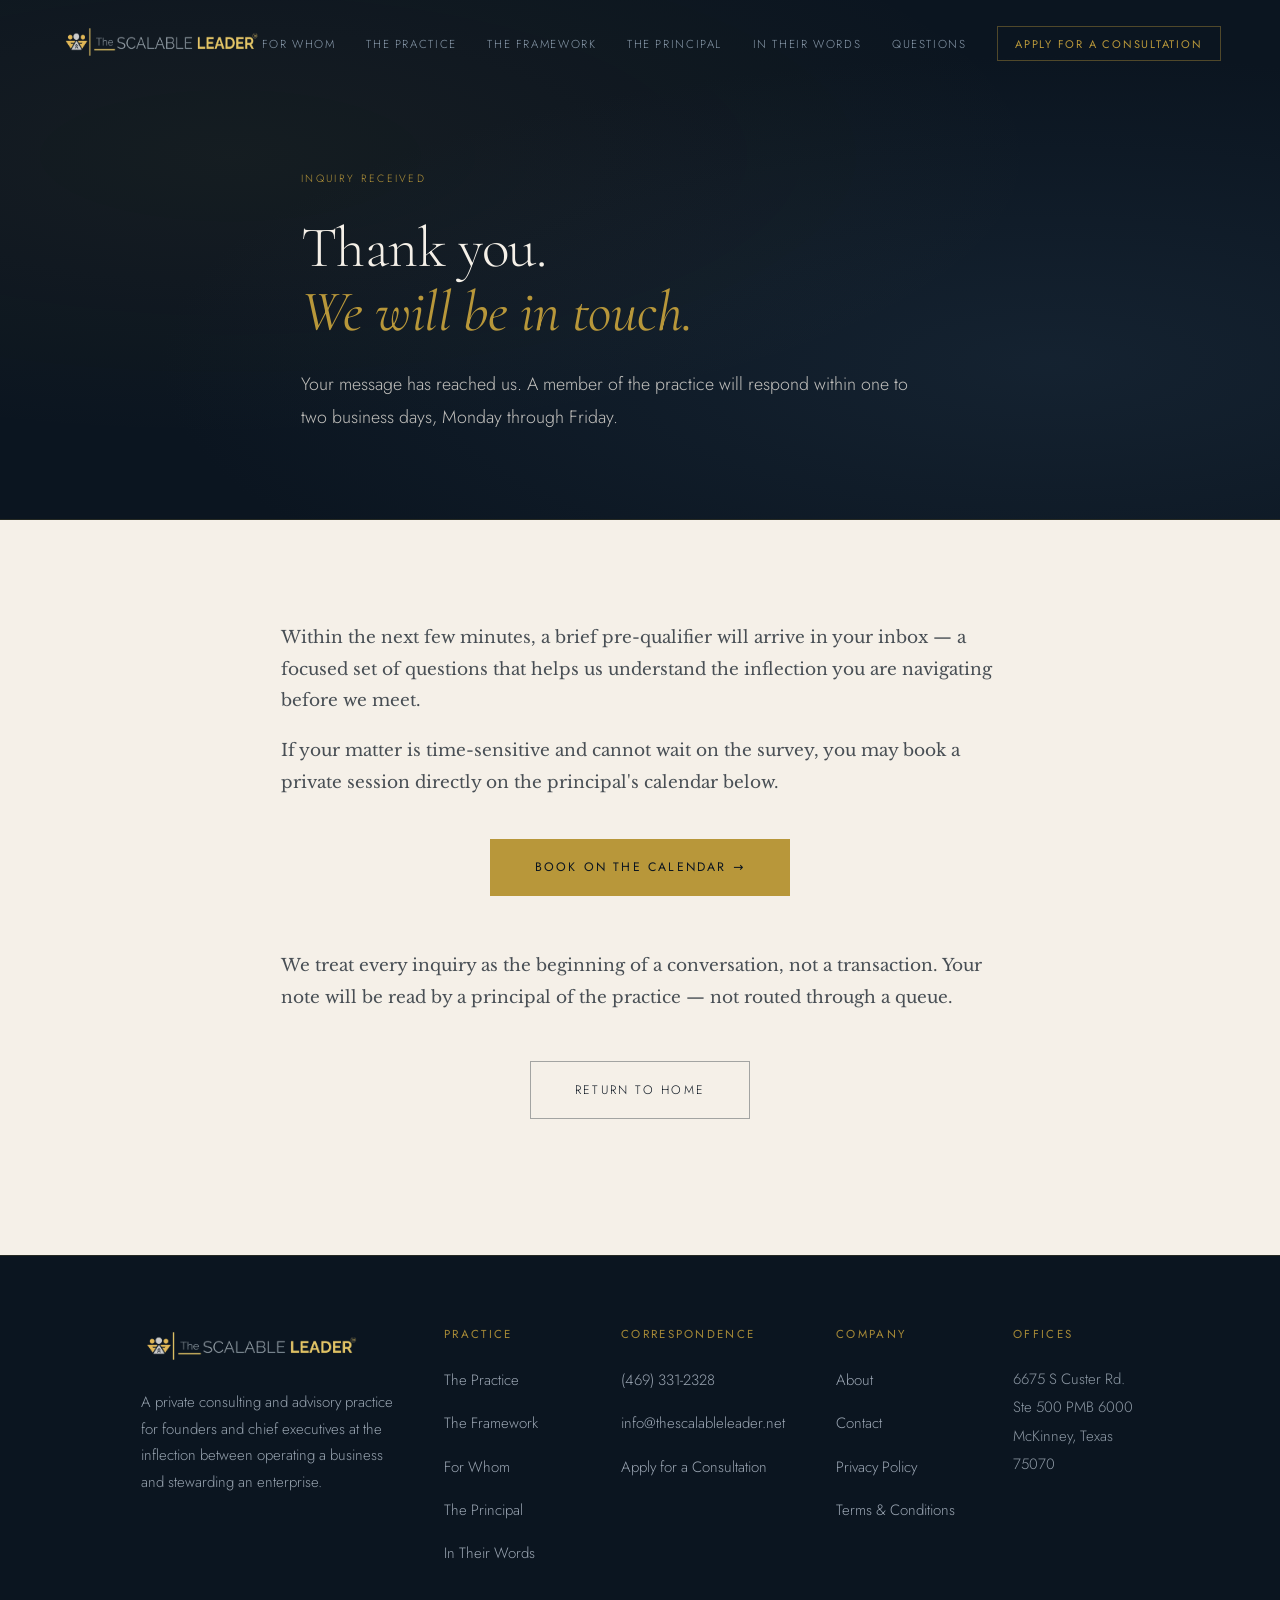
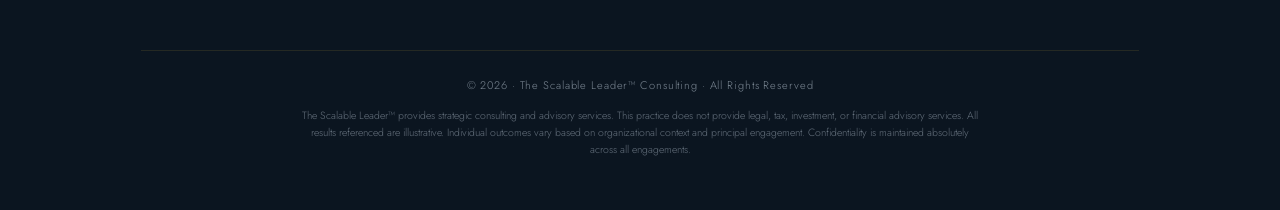
<file: thank-you.html>
<!DOCTYPE html>
<html lang="en">
<head>
<meta charset="UTF-8">
<meta name="viewport" content="width=device-width, initial-scale=1.0, viewport-fit=cover">
<meta name="description" content="Your inquiry has been received. The Scalable Leader™ will respond within one to two business days.">
<meta name="theme-color" content="#0B1520">
<meta name="robots" content="noindex">
<title>Thank You — The Scalable Leader™</title>

<link rel="preconnect" href="https://fonts.googleapis.com">
<link rel="preconnect" href="https://fonts.gstatic.com" crossorigin>
<link href="https://fonts.googleapis.com/css2?family=Cormorant+Garamond:ital,wght@0,300;0,400;0,500;0,600;1,300;1,400;1,500&family=Cormorant:ital,wght@0,300;0,400;1,300;1,400&family=Libre+Baskerville:ital,wght@0,400;0,700;1,400&family=Jost:wght@200;300;400;500&display=swap" rel="stylesheet">

<link rel="stylesheet" href="styles.css">
  <script src="js/attribution.js"></script>
</head>
<body>
<nav class="nav" id="nav">
  <a href="index.html" class="nav__logo">
    <img class="nav__logo-img" src="assets/logos/scalable-leader-logo.png" alt="The Scalable Leader™ Consulting">
  </a>
  <ul class="nav__links">
    <li><a href="index.html#forwhom">For Whom</a></li>
    <li><a href="index.html#practice">The Practice</a></li>
    <li><a href="index.html#framework">The Framework</a></li>
    <li><a href="index.html#principal">The Principal</a></li>
    <li><a href="index.html#words">In Their Words</a></li>
    <li><a href="index.html#questions">Questions</a></li>
    <li><a href="index.html#intro" class="nav__cta">Apply for a Consultation</a></li>
  </ul>
  <button class="nav__menu-btn" id="menuBtn" aria-label="Open menu">
    <span></span><span></span><span></span>
  </button>
</nav>

<!-- Click-away backdrop -->
<div class="nav__backdrop" id="navBackdrop"></div>

<!-- Dropdown Mobile Nav -->
<div class="nav__mobile" id="mobileNav">
  <a href="index.html#forwhom" onclick="closeMobileNav()">For Whom</a>
  <a href="index.html#practice" onclick="closeMobileNav()">The Practice</a>
  <a href="index.html#framework" onclick="closeMobileNav()">The Framework</a>
  <a href="index.html#principal" onclick="closeMobileNav()">The Principal</a>
  <a href="index.html#words" onclick="closeMobileNav()">In Their Words</a>
  <a href="index.html#questions" onclick="closeMobileNav()">Questions</a>
  <a href="index.html#intro" onclick="closeMobileNav()" class="nav__mobile-cta">Apply for a Consultation →</a>
</div>

<main>

<section class="page-hero">
  <div class="container--narrow">
    <span class="section-eyebrow reveal">Inquiry Received</span>
    <h1 class="page-hero__title reveal reveal-delay-1">Thank you.<br><em>We will be in touch.</em></h1>
    <p class="page-hero__intro reveal reveal-delay-2">Your message has reached us. A member of the practice will respond within one to two business days, Monday through Friday.</p>
  </div>
</section>

<section class="legal-content">
  <div class="container--narrow">
    <p>Within the next few minutes, a brief pre-qualifier will arrive in your inbox — a focused set of questions that helps us understand the inflection you are navigating before we meet.</p>
    <p>If your matter is time-sensitive and cannot wait on the survey, you may book a private session directly on the principal's calendar below.</p>
    <p style="margin-top:2.4rem; text-align:center;">
      <a href="book-consulting.html" class="btn-primary" style="display:inline-block; padding:1rem 2.6rem; font-family:var(--sans); font-size:0.72rem; letter-spacing:0.18em; text-transform:uppercase; text-decoration:none;">Book on the Calendar →</a>
    </p>
    <p style="margin-top:3.2rem;">We treat every inquiry as the beginning of a conversation, not a transaction. Your note will be read by a principal of the practice — not routed through a queue.</p>
    <p style="margin-top:2.8rem; text-align:center;">
      <a href="index.html" class="btn-ghost" style="display:inline-block; padding:1rem 2.6rem; font-family:var(--sans); font-size:0.72rem; letter-spacing:0.18em; text-transform:uppercase; color:var(--ink); border:1px solid rgba(11,21,32,0.35); text-decoration:none; transition:all var(--transition);">Return to Home</a>
    </p>
  </div>
</section>

</main>

<footer>
  <div class="container">
    <div class="footer__inner">
      <div class="footer__brand">
        <img class="footer__logo" src="assets/logos/scalable-leader-logo.png" alt="The Scalable Leader™ Consulting">
        <p class="footer__tagline" style="margin-top:1.2rem">A private consulting and advisory practice for founders and chief executives at the inflection between operating a business and stewarding an enterprise.</p>
      </div>
      <div>
        <p class="footer__col-label">Practice</p>
        <ul class="footer__links">
          <li><a href="index.html#practice">The Practice</a></li>
          <li><a href="index.html#framework">The Framework</a></li>
          <li><a href="index.html#forwhom">For Whom</a></li>
          <li><a href="index.html#principal">The Principal</a></li>
          <li><a href="index.html#words">In Their Words</a></li>
        </ul>
      </div>
      <div>
        <p class="footer__col-label">Correspondence</p>
        <ul class="footer__links">
          <li><a href="tel:+14693312328">(469) 331-2328</a></li>
          <li><a href="mailto:info@thescalableleader.net">info@thescalableleader.net</a></li>
          <li><a href="index.html#intro">Apply for a Consultation</a></li>
        </ul>
      </div>
      <div>
        <p class="footer__col-label">Company</p>
        <ul class="footer__links">
          <li><a href="about-us.html">About</a></li>
          <li><a href="contact.html">Contact</a></li>
          <li><a href="privacy-policy.html">Privacy Policy</a></li>
          <li><a href="terms-and-conditions.html">Terms &amp; Conditions</a></li>
        </ul>
      </div>
      <div>
        <p class="footer__col-label">Offices</p>
        <address class="footer__address">
          6675 S Custer Rd.<br>
          Ste 500 PMB 6000<br>
          McKinney, Texas 75070
        </address>
      </div>
    </div>
    <div class="footer__bottom">
      <p class="footer__copy">© 2026 · The Scalable Leader™ Consulting · All Rights Reserved</p>
      <p class="footer__disclaimer">The Scalable Leader™ provides strategic consulting and advisory services. This practice does not provide legal, tax, investment, or financial advisory services. All results referenced are illustrative. Individual outcomes vary based on organizational context and principal engagement. Confidentiality is maintained absolutely across all engagements.</p>
    </div>
  </div>
</footer>

<script src="scripts.js" defer></script>
</body>
</html>
</file>
<file: styles.css>
/* ─── TOKENS ─────────────────────────────────── */
  :root {
    --ink:       #0B1520;
    --ink-mid:   #1C2D3E;
    --cream:     #F5F0E8;
    --cream-alt: #EDE7D9;
    --gold:      #B8973A;
    --gold-light:#D4AF5A;
    --mist:      #8A9BAC;
    --rule:      rgba(184,151,58,0.25);
    --rule-light:rgba(184,151,58,0.15);

    --serif-display: 'Cormorant Garamond', Georgia, serif;
    --serif-body:    'Libre Baskerville', Georgia, serif;
    --sans:          'Jost', system-ui, sans-serif;

    --transition: 0.4s cubic-bezier(0.25, 0.46, 0.45, 0.94);
  }

  /* ─── RESET ──────────────────────────────────── */
  *, *::before, *::after { box-sizing: border-box; margin: 0; padding: 0; }
  html { scroll-behavior: smooth; font-size: 17px; }
  body {
    background: var(--ink);
    color: var(--cream);
    font-family: var(--serif-body);
    font-weight: 400;
    line-height: 1.75;
    -webkit-font-smoothing: antialiased;
  }
  img { display: block; max-width: 100%; }
  a { color: inherit; text-decoration: none; }
  ul { list-style: none; }

  /* ─── UTILITY ────────────────────────────────── */
  .u-gold   { color: var(--gold); }
  .u-mist   { color: var(--mist); }
  .u-italic { font-style: italic; }
  .u-small  { font-family: var(--sans); font-size: 0.7rem; letter-spacing: 0.18em; text-transform: uppercase; }
  .u-rule {
    display: block; width: 40px; height: 1px;
    background: var(--gold); margin: 0 auto 2.5rem;
    opacity: 0.6;
  }

  /* ─── NAV ────────────────────────────────────── */
  .nav {
    position: fixed; top: 0; left: 0; right: 0; z-index: 100;
    display: flex; align-items: center; justify-content: space-between;
    padding: 1.2rem 3.5rem;
    transition: background var(--transition), padding var(--transition);
  }
  .nav.scrolled {
    background: rgba(11,21,32,0.96);
    backdrop-filter: blur(12px);
    padding: 0.9rem 3.5rem;
    border-bottom: 1px solid var(--rule-light);
  }
  .nav__logo-img {
    height: 44px;
    width: auto;
    display: block;
    transition: opacity var(--transition);
  }
  .nav__logo:hover .nav__logo-img { opacity: 0.85; }
  .nav__links {
    display: flex; gap: 1.8rem; align-items: center;
  }
  .nav__links a {
    font-family: var(--sans);
    font-size: 0.68rem;
    font-weight: 300;
    letter-spacing: 0.14em;
    text-transform: uppercase;
    color: var(--mist);
    transition: color var(--transition);
    white-space: nowrap;
  }
  .nav__links a:hover { color: var(--cream); }
  .nav__cta {
    font-family: var(--sans) !important;
    font-size: 0.65rem !important;
    font-weight: 400 !important;
    letter-spacing: 0.16em !important;
    text-transform: uppercase !important;
    color: var(--gold) !important;
    border: 1px solid rgba(184,151,58,0.4) !important;
    padding: 0.5rem 1rem !important;
    transition: all var(--transition) !important;
    white-space: nowrap !important;
  }
  .nav__cta:hover {
    background: rgba(184,151,58,0.08) !important;
    border-color: var(--gold) !important;
    color: var(--gold-light) !important;
  }
  .nav__menu-btn {
    display: none; background: none; border: none;
    cursor: pointer; padding: 0.4rem;
    flex-direction: column; gap: 5px;
    flex-shrink: 0;
  }
  .nav__menu-btn span {
    display: block; width: 22px; height: 1px;
    background: var(--cream); transition: var(--transition);
  }

  /* ─── DROPDOWN MOBILE NAV ────────────────────── */
  .nav__mobile {
    display: none;
    position: fixed;
    top: 70px;
    right: 1.5rem;
    min-width: 240px;
    background: rgba(11,21,32,0.97);
    backdrop-filter: blur(16px);
    border: 1px solid var(--rule);
    box-shadow: 0 20px 60px rgba(0,0,0,0.5);
    z-index: 200;
    flex-direction: column;
    padding: 0.5rem 0;
    transform: translateY(-8px);
    opacity: 0;
    transition: opacity 0.25s ease, transform 0.25s ease;
    pointer-events: none;
  }
  .nav__mobile.open {
    display: flex;
    opacity: 1;
    transform: translateY(0);
    pointer-events: auto;
  }
  .nav__mobile a {
    font-family: var(--sans);
    font-size: 0.78rem;
    font-weight: 300;
    letter-spacing: 0.14em;
    text-transform: uppercase;
    color: var(--mist);
    padding: 0.9rem 1.6rem;
    border-bottom: 1px solid rgba(184,151,58,0.08);
    transition: color var(--transition), background var(--transition);
    display: block;
  }
  .nav__mobile a:last-child { border-bottom: none; }
  .nav__mobile a:hover {
    color: var(--cream);
    background: rgba(184,151,58,0.05);
  }
  .nav__mobile a.nav__mobile-cta {
    color: var(--gold);
    font-weight: 400;
    letter-spacing: 0.16em;
    border-top: 1px solid var(--rule-light);
    margin-top: 0.3rem;
  }
  .nav__mobile a.nav__mobile-cta:hover {
    color: var(--gold-light);
    background: rgba(184,151,58,0.08);
  }
  /* Remove old close button — no longer needed */
  .nav__mobile-close { display: none; }

  /* Hamburger animates to X when open */
  .nav__menu-btn span { transform-origin: center; }
  .nav__menu-btn.open span:nth-child(1) {
    transform: translateY(6px) rotate(45deg);
  }
  .nav__menu-btn.open span:nth-child(2) {
    opacity: 0; transform: scaleX(0);
  }
  .nav__menu-btn.open span:nth-child(3) {
    transform: translateY(-6px) rotate(-45deg);
  }

  /* Click-away backdrop */
  .nav__backdrop {
    display: none;
    position: fixed; inset: 0; z-index: 199;
  }
  .nav__backdrop.open { display: block; }

  /* ─── SECTIONS ───────────────────────────────── */
  section { padding: 7rem 0; }

  .container {
    max-width: 1100px;
    margin: 0 auto;
    padding: 0 3rem;
  }
  .container--narrow {
    max-width: 780px;
    margin: 0 auto;
    padding: 0 3rem;
  }

  /* ─── HERO ───────────────────────────────────── */
  .hero {
    min-height: 100vh;
    display: flex; flex-direction: column;
    justify-content: center;
    position: relative;
    overflow: hidden;
    padding: 0;
  }
  .hero__bg {
    position: absolute; inset: 0;
    background:
      radial-gradient(ellipse 70% 80% at 60% 50%, rgba(28,45,62,0.5) 0%, transparent 70%),
      radial-gradient(ellipse 40% 40% at 20% 80%, rgba(184,151,58,0.04) 0%, transparent 60%);
  }
  .hero__grain {
    position: absolute; inset: 0; opacity: 0.028;
    background-image: url("data:image/svg+xml,%3Csvg viewBox='0 0 256 256' xmlns='http://www.w3.org/2000/svg'%3E%3Cfilter id='n'%3E%3CfeTurbulence type='fractalNoise' baseFrequency='0.9' numOctaves='4' stitchTiles='stitch'/%3E%3C/filter%3E%3Crect width='100%25' height='100%25' filter='url(%23n)' opacity='1'/%3E%3C/svg%3E");
    background-size: 200px;
  }
  .hero__rule {
    position: absolute; top: 0; left: 50%; bottom: 0;
    width: 1px; background: linear-gradient(to bottom, transparent, rgba(184,151,58,0.1) 30%, rgba(184,151,58,0.1) 70%, transparent);
    display: none;
  }
  .hero__inner {
    position: relative; z-index: 2;
    padding: 12rem 3rem 8rem;
    max-width: 1100px; margin: 0 auto; width: 100%;
  }
  .hero__eyebrow {
    font-family: var(--sans);
    font-size: 0.65rem;
    font-weight: 300;
    letter-spacing: 0.22em;
    text-transform: uppercase;
    color: var(--gold);
    margin-bottom: 2rem;
    opacity: 0;
    animation: fadeUp 0.8s 0.2s forwards;
  }
  .hero__headline {
    font-family: var(--serif-display);
    font-size: clamp(2.8rem, 6vw, 5.2rem);
    font-weight: 300;
    line-height: 1.12;
    letter-spacing: -0.01em;
    max-width: 980px;
    opacity: 0;
    animation: fadeUp 0.9s 0.35s forwards;
  }
  .hero__headline em {
    font-style: italic;
    color: var(--gold);
  }
  .hero__sub {
    margin-top: 2.2rem;
    font-family: var(--sans);
    font-size: 1.08rem;
    font-weight: 300;
    line-height: 1.8;
    color: var(--mist);
    max-width: 580px;
    opacity: 0;
    animation: fadeUp 0.9s 0.5s forwards;
  }
  .hero__actions {
    margin-top: 3rem;
    display: flex; gap: 1.2rem; flex-wrap: wrap; align-items: center;
    opacity: 0;
    animation: fadeUp 0.9s 0.65s forwards;
  }
  .btn-primary {
    display: inline-block;
    font-family: var(--sans);
    font-size: 0.72rem;
    font-weight: 400;
    letter-spacing: 0.18em;
    text-transform: uppercase;
    color: var(--ink);
    background: var(--gold);
    padding: 0.9rem 2.2rem;
    transition: all var(--transition);
  }
  .btn-primary:hover {
    background: var(--gold-light);
    transform: translateY(-1px);
  }
  .btn-ghost {
    display: inline-block;
    font-family: var(--sans);
    font-size: 0.72rem;
    font-weight: 300;
    letter-spacing: 0.18em;
    text-transform: uppercase;
    color: var(--mist);
    border-bottom: 1px solid rgba(138,155,172,0.3);
    padding-bottom: 0.1rem;
    transition: all var(--transition);
  }
  .btn-ghost:hover { color: var(--cream); border-color: var(--cream); }

  .hero__stats {
    margin-top: 5rem;
    display: flex; gap: 0; flex-wrap: wrap;
    border-top: 1px solid var(--rule-light);
    padding-top: 2.5rem;
    opacity: 0;
    animation: fadeUp 0.9s 0.8s forwards;
  }
  .hero__stat {
    flex: 1; min-width: 180px;
    padding: 0 2rem 0 0;
  }
  .hero__stat + .hero__stat {
    padding-left: 2rem;
    border-left: 1px solid var(--rule-light);
  }
  .hero__stat-label {
    font-family: var(--sans);
    font-size: 0.62rem;
    letter-spacing: 0.16em;
    text-transform: uppercase;
    color: var(--mist);
    margin-bottom: 0.35rem;
  }
  .hero__stat-value {
    font-family: var(--serif-display);
    font-size: 1.15rem;
    font-weight: 400;
    color: var(--cream);
  }
  .hero__stat-value em { font-style: italic; color: var(--gold); }

  /* ─── DIVIDER STATEMENT ──────────────────────── */
  .statement {
    background: var(--ink-mid);
    border-top: 1px solid var(--rule-light);
    border-bottom: 1px solid var(--rule-light);
    padding: 4.5rem 0;
  }
  .statement__inner {
    max-width: 820px; margin: 0 auto; padding: 0 3rem;
    text-align: center;
  }
  .statement__text {
    font-family: var(--serif-display);
    font-size: clamp(1.4rem, 3vw, 2rem);
    font-weight: 300;
    line-height: 1.5;
    letter-spacing: 0.01em;
  }
  .statement__text em { font-style: italic; color: var(--gold); }
  .statement__attr {
    margin-top: 1.5rem;
    font-family: var(--sans);
    font-size: 0.62rem;
    letter-spacing: 0.2em;
    text-transform: uppercase;
    color: var(--mist);
    opacity: 0.7;
  }

  /* ─── THE PROBLEM ────────────────────────────── */
  .problem { background: var(--cream); color: var(--ink); }
  .problem .section-eyebrow { color: var(--gold); }
  .problem__grid {
    display: grid;
    grid-template-columns: 1fr 1fr;
    gap: 0;
    margin-top: 4rem;
    border-top: 1px solid rgba(11,21,32,0.12);
  }
  .problem__item {
    padding: 2.8rem 2.5rem;
    border-bottom: 1px solid rgba(11,21,32,0.1);
    border-right: 1px solid rgba(11,21,32,0.1);
    transition: background var(--transition);
    position: relative;
  }
  .problem__item:nth-child(even) { border-right: none; }
  .problem__item:last-child, .problem__item:nth-last-child(2):nth-child(odd) {
    border-bottom: none;
  }
  .problem__item:hover { background: rgba(184,151,58,0.04); }
  .problem__num {
    font-family: var(--serif-display);
    font-size: 0.85rem;
    font-style: italic;
    color: var(--gold);
    margin-bottom: 1rem;
    display: block;
  }
  .problem__title {
    font-family: var(--serif-display);
    font-size: 1.55rem;
    font-weight: 500;
    line-height: 1.28;
    margin-bottom: 0.9rem;
  }
  .problem__title em { font-style: italic; color: var(--gold); }
  .problem__body {
    font-size: 1rem;
    line-height: 1.8;
    color: rgba(11,21,32,0.65);
  }

  /* ─── SECTION HEADERS ────────────────────────── */
  .section-eyebrow {
    font-family: var(--sans);
    font-size: 0.62rem;
    font-weight: 300;
    letter-spacing: 0.22em;
    text-transform: uppercase;
    color: var(--gold);
    margin-bottom: 1.4rem;
    display: block;
  }
  .section-headline {
    font-family: var(--serif-display);
    font-size: clamp(2.4rem, 4.5vw, 3.8rem);
    font-weight: 300;
    line-height: 1.15;
    letter-spacing: -0.01em;
  }
  .section-headline em { font-style: italic; color: var(--gold); }
  .section-intro {
    margin-top: 1.4rem;
    font-family: var(--sans);
    font-size: 1.05rem;
    font-weight: 300;
    line-height: 1.85;
    color: var(--mist);
    max-width: 600px;
  }

  /* ─── PRACTICE / WHAT WE DO ──────────────────── */
  .practice { background: var(--ink); }
  .practice__grid {
    display: grid;
    grid-template-columns: repeat(3, 1fr);
    gap: 0;
    margin-top: 4rem;
    border: 1px solid var(--rule);
  }
  .practice__item {
    padding: 2.8rem 2.2rem;
    border-right: 1px solid var(--rule);
    transition: background var(--transition);
    position: relative;
    overflow: hidden;
  }
  .practice__item:last-child { border-right: none; }
  .practice__item::before {
    content: '';
    position: absolute; top: 0; left: 0; right: 0;
    height: 2px;
    background: linear-gradient(90deg, var(--gold), transparent);
    opacity: 0; transition: opacity var(--transition);
  }
  .practice__item:hover::before { opacity: 1; }
  .practice__item:hover { background: rgba(184,151,58,0.03); }
  .practice__icon {
    font-family: var(--serif-display);
    font-size: 1.6rem;
    font-style: italic;
    color: rgba(184,151,58,0.35);
    margin-bottom: 1.5rem;
    display: block;
  }
  .practice__title {
    font-family: var(--serif-display);
    font-size: 1.45rem;
    font-weight: 500;
    margin-bottom: 0.9rem;
    color: var(--cream);
  }
  .practice__body {
    font-family: var(--sans);
    font-size: 0.95rem;
    font-weight: 300;
    line-height: 1.85;
    color: var(--mist);
  }

  /* ─── FIVE PHASE FRAMEWORK ───────────────────── */
  .framework { background: var(--ink-mid); }
  .framework__phases {
    margin-top: 4rem;
    display: flex; flex-direction: column;
    gap: 0;
    border: 1px solid var(--rule);
  }
  .framework__phase {
    display: grid;
    grid-template-columns: 120px 1fr;
    border-bottom: 1px solid var(--rule-light);
    cursor: default;
    transition: background var(--transition);
  }
  .framework__phase:last-child { border-bottom: none; }
  .framework__phase:hover { background: rgba(184,151,58,0.02); }
  .framework__phase-num {
    padding: 2.5rem 2rem;
    border-right: 1px solid var(--rule-light);
    display: flex; flex-direction: column;
    align-items: flex-start; justify-content: flex-start;
    gap: 0.4rem;
  }
  .framework__phase-roman {
    font-family: var(--serif-display);
    font-size: 1.6rem;
    font-style: italic;
    font-weight: 300;
    color: rgba(184,151,58,0.4);
    line-height: 1;
  }
  .framework__phase-label {
    font-family: var(--sans);
    font-size: 0.58rem;
    letter-spacing: 0.16em;
    text-transform: uppercase;
    color: var(--mist);
    opacity: 0.7;
  }
  .framework__phase-content {
    padding: 2.5rem 3rem;
    display: flex; gap: 4rem; align-items: flex-start;
  }
  .framework__phase-main { flex: 1; }
  .framework__phase-name {
    font-family: var(--serif-display);
    font-size: 1.65rem;
    font-weight: 400;
    margin-bottom: 0.7rem;
    color: var(--cream);
  }
  .framework__phase-name em { font-style: italic; color: var(--gold); }
  .framework__phase-desc {
    font-family: var(--sans);
    font-size: 0.96rem;
    font-weight: 300;
    line-height: 1.85;
    color: var(--mist);
  }
  .framework__phase-output {
    width: 200px; flex-shrink: 0;
    border-left: 1px solid var(--rule-light);
    padding-left: 2.5rem;
  }
  .framework__output-label {
    font-family: var(--sans);
    font-size: 0.58rem;
    letter-spacing: 0.18em;
    text-transform: uppercase;
    color: var(--gold);
    opacity: 0.7;
    margin-bottom: 0.4rem;
    display: block;
  }
  .framework__output-text {
    font-family: var(--serif-display);
    font-size: 1.1rem;
    font-style: italic;
    color: rgba(245,240,232,0.6);
    line-height: 1.5;
  }

  /* ─── FOR WHOM ────────────────────────────────── */
  .forwhom { background: var(--cream); color: var(--ink); }
  .forwhom .section-eyebrow { color: var(--gold); }
  .forwhom .section-intro { color: rgba(11,21,32,0.6); }
  .forwhom__grid {
    display: grid;
    grid-template-columns: repeat(2, 1fr);
    gap: 0;
    margin-top: 4rem;
    border-top: 1px solid rgba(11,21,32,0.12);
    border-left: 1px solid rgba(11,21,32,0.12);
  }
  .forwhom__item {
    padding: 3rem 2.5rem;
    border-right: 1px solid rgba(11,21,32,0.1);
    border-bottom: 1px solid rgba(11,21,32,0.1);
    transition: background var(--transition);
  }
  .forwhom__item:hover { background: rgba(184,151,58,0.04); }
  .forwhom__num {
    font-family: var(--serif-display);
    font-size: 0.85rem;
    font-style: italic;
    color: rgba(184,151,58,0.7);
    display: block; margin-bottom: 1rem;
  }
  .forwhom__title {
    font-family: var(--serif-display);
    font-size: 1.5rem;
    font-weight: 500;
    line-height: 1.28;
    margin-bottom: 0.9rem;
  }
  .forwhom__title em { font-style: italic; color: var(--gold); }
  .forwhom__body {
    font-size: 1rem;
    line-height: 1.8;
    color: rgba(11,21,32,0.62);
  }

  /* ─── WHO WE SERVE ────────────────────────────── */
  .serves { background: var(--ink); }
  .serves__chips {
    display: flex; flex-wrap: wrap; gap: 1rem;
    margin-top: 3rem;
  }
  .serves__chip {
    border: 1px solid var(--rule);
    padding: 0.85rem 1.6rem;
    font-family: var(--sans);
    font-size: 0.88rem;
    font-weight: 300;
    letter-spacing: 0.08em;
    color: var(--mist);
    transition: all var(--transition);
  }
  .serves__chip:hover {
    border-color: rgba(184,151,58,0.5);
    color: var(--cream);
    background: rgba(184,151,58,0.04);
  }

  /* ─── THE DIFFERENCE ─────────────────────────── */
  .difference { background: var(--cream); color: var(--ink); }
  .difference .section-eyebrow { color: var(--gold); }
  .difference__cols {
    display: grid;
    grid-template-columns: 1fr 1fr;
    gap: 5rem;
    margin-top: 4rem;
    align-items: start;
  }
  .difference__col-label {
    font-family: var(--sans);
    font-size: 0.75rem;
    letter-spacing: 0.2em;
    text-transform: uppercase;
    color: rgba(11,21,32,0.4);
    margin-bottom: 1.5rem;
    padding-bottom: 1rem;
    border-bottom: 1px solid rgba(11,21,32,0.12);
  }
  .difference__list li {
    padding: 1rem 0;
    border-bottom: 1px solid rgba(11,21,32,0.08);
    font-family: var(--sans);
    font-size: 1rem;
    font-weight: 300;
    line-height: 1.65;
    color: rgba(11,21,32,0.6);
    display: flex; align-items: baseline; gap: 0.85rem;
  }
  .difference__list li::before {
    content: '—';
    color: rgba(11,21,32,0.25);
    flex-shrink: 0;
  }
  .difference__list--them li { color: rgba(11,21,32,0.6); }
  .difference__list--us li { color: rgba(11,21,32,0.85); }
  .difference__list--us li::before { color: var(--gold); }
  .difference__quote {
    margin-top: 4rem;
    padding: 3rem;
    border: 1px solid rgba(11,21,32,0.12);
    background: rgba(11,21,32,0.02);
  }
  .difference__quote-text {
    font-family: var(--serif-display);
    font-size: 1.5rem;
    font-style: italic;
    font-weight: 300;
    line-height: 1.5;
    color: var(--ink);
  }
  .difference__quote-attr {
    margin-top: 1.2rem;
    font-family: var(--sans);
    font-size: 0.75rem;
    letter-spacing: 0.14em;
    text-transform: uppercase;
    color: rgba(11,21,32,0.35);
  }

  /* ─── PRINCIPAL ──────────────────────────────── */
  .principal { background: var(--ink-mid); }
  .principal__inner {
    display: grid;
    grid-template-columns: 320px 1fr;
    gap: 6rem;
    align-items: start;
  }
  .principal__image-wrap {
    position: relative;
  }
  .principal__image-wrap::after {
    content: '';
    position: absolute;
    bottom: -1rem; right: -1rem;
    width: 100%; height: 100%;
    border: 1px solid var(--rule);
    z-index: -1;
  }
  .principal__image {
    width: 100%;
    aspect-ratio: 3/4;
    object-fit: cover;
    object-position: center top;
    filter: contrast(1.04) saturate(1.04) sepia(0.08);
  }
  .principal__content {}
  .principal__name {
    font-family: var(--serif-display);
    font-size: 2.2rem;
    font-weight: 300;
    font-style: italic;
    margin-bottom: 0.3rem;
  }
  .principal__role {
    font-family: var(--sans);
    font-size: 0.65rem;
    letter-spacing: 0.18em;
    text-transform: uppercase;
    color: var(--gold);
    opacity: 0.8;
    margin-bottom: 2rem;
  }
  .principal__bio {
    font-size: 1.05rem;
    line-height: 1.9;
    color: rgba(245,240,232,0.75);
    margin-bottom: 2rem;
  }
  .principal__stats {
    display: flex; gap: 3rem;
    padding-top: 2rem;
    border-top: 1px solid var(--rule-light);
  }
  .principal__stat-val {
    font-family: var(--serif-display);
    font-size: 2rem;
    font-weight: 300;
    color: var(--cream);
    display: block; line-height: 1;
  }
  .principal__stat-val em { font-style: italic; color: var(--gold); }
  .principal__stat-label {
    font-family: var(--sans);
    font-size: 0.62rem;
    letter-spacing: 0.14em;
    text-transform: uppercase;
    color: var(--mist);
    opacity: 0.7;
    margin-top: 0.35rem;
    display: block;
  }

  /* ─── TESTIMONIALS ───────────────────────────── */
  .testimonials { background: var(--cream); color: var(--ink); }
  .testimonials .section-eyebrow { color: var(--gold); }
  .testimonials__headline {
    font-family: var(--serif-display);
    font-size: clamp(1.8rem, 3.5vw, 2.8rem);
    font-weight: 300;
    line-height: 1.2;
    max-width: 600px;
  }
  .testimonials__headline em { font-style: italic; color: var(--gold); }
  .testimonials__grid {
    display: grid;
    grid-template-columns: repeat(3, 1fr);
    gap: 0;
    margin-top: 4rem;
    border-top: 1px solid rgba(11,21,32,0.12);
  }
  .testimonials__item {
    padding: 3rem 2.5rem;
    border-right: 1px solid rgba(11,21,32,0.1);
    position: relative;
  }
  .testimonials__item:last-child { border-right: none; }
  .testimonials__mark {
    font-family: var(--serif-display);
    font-size: 3.5rem;
    line-height: 0.8;
    color: rgba(184,151,58,0.2);
    margin-bottom: 1.2rem;
    display: block;
  }
  .testimonials__text {
    font-family: var(--serif-body);
    font-size: 1rem;
    font-style: italic;
    line-height: 1.9;
    color: rgba(11,21,32,0.75);
    margin-bottom: 1.8rem;
  }
  .testimonials__author {
    font-family: var(--sans);
    font-size: 0.82rem;
    font-weight: 500;
    letter-spacing: 0.08em;
    text-transform: uppercase;
    color: var(--ink);
  }
  .testimonials__title {
    font-family: var(--sans);
    font-size: 0.78rem;
    font-weight: 300;
    color: rgba(11,21,32,0.45);
    margin-top: 0.2rem;
  }

  /* ─── FAQ ─────────────────────────────────────── */
  .faq { background: var(--ink); }
  .faq__list { margin-top: 3.5rem; }
  .faq__item {
    border-bottom: 1px solid var(--rule-light);
  }
  .faq__question {
    width: 100%; background: none; border: none;
    display: flex; align-items: center; justify-content: space-between;
    padding: 2rem 0;
    cursor: pointer; text-align: left; gap: 2rem;
  }
  .faq__q-text {
    font-family: var(--serif-display);
    font-size: 1.3rem;
    font-weight: 400;
    color: var(--cream);
    line-height: 1.4;
    transition: color var(--transition);
  }
  .faq__question:hover .faq__q-text { color: var(--gold); }
  .faq__q-icon {
    font-family: var(--sans);
    font-size: 1.4rem;
    font-weight: 200;
    color: var(--gold);
    flex-shrink: 0;
    line-height: 1;
    transition: transform var(--transition);
  }
  .faq__item.open .faq__q-icon { transform: rotate(45deg); }
  .faq__answer {
    max-height: 0; overflow: hidden;
    transition: max-height 0.5s cubic-bezier(0.25, 0.46, 0.45, 0.94);
  }
  .faq__answer-inner {
    padding-bottom: 2rem;
    font-family: var(--sans);
    font-size: 1rem;
    font-weight: 300;
    line-height: 1.9;
    color: var(--mist);
    max-width: 680px;
  }

  /* ─── CONSULTATION CTA ───────────────────────── */
  .cta-section {
    background: var(--ink-mid);
    border-top: 1px solid var(--rule-light);
    text-align: center;
    padding: 8rem 0;
  }
  .cta-section__eyebrow {
    font-family: var(--sans);
    font-size: 0.62rem;
    font-weight: 300;
    letter-spacing: 0.22em;
    text-transform: uppercase;
    color: var(--gold);
    margin-bottom: 2.5rem;
    display: block;
    opacity: 0.8;
  }
  .cta-section__headline {
    font-family: var(--serif-display);
    font-size: clamp(2.5rem, 6vw, 4.5rem);
    font-weight: 300;
    line-height: 1.12;
  }
  .cta-section__headline em {
    font-style: italic;
    color: var(--gold);
  }
  .cta-section__sub {
    margin-top: 2rem;
    font-family: var(--sans);
    font-size: 1.05rem;
    font-weight: 300;
    line-height: 1.85;
    color: var(--mist);
    max-width: 540px; margin-left: auto; margin-right: auto;
  }
  .cta-section__actions {
    margin-top: 3rem;
    display: flex; gap: 1.5rem; justify-content: center; flex-wrap: wrap;
    align-items: center;
  }
  .cta-section__contact {
    margin-top: 3rem;
    display: flex; gap: 3rem; justify-content: center; flex-wrap: wrap;
  }
  .cta-section__contact-item {
    font-family: var(--sans);
    font-size: 0.9rem;
    font-weight: 300;
    letter-spacing: 0.08em;
    color: var(--mist);
    display: flex; gap: 0.6rem; align-items: center;
    transition: color var(--transition);
  }
  .cta-section__contact-item:hover { color: var(--cream); }
  .cta-section__contact-label {
    text-transform: uppercase;
    letter-spacing: 0.16em;
    font-size: 0.68rem;
    color: rgba(138,155,172,0.5);
  }

  /* ─── FOOTER ─────────────────────────────────── */
  footer {
    background: var(--ink);
    border-top: 1px solid var(--rule-light);
    padding: 4rem 0 3rem;
  }
  .footer__inner {
    display: grid;
    grid-template-columns: 2fr 1fr 1fr 1fr 1fr;
    gap: 3rem;
  }
  .footer__brand {}
  .footer__logo {
    height: 44px;
    width: auto;
    display: block;
  }
  .footer__brand-name {
    font-family: var(--serif-display);
    font-size: 1.05rem;
    font-weight: 400;
    margin-bottom: 1rem;
    color: var(--cream);
  }
  .footer__tagline {
    font-family: var(--sans);
    font-size: 0.88rem;
    font-weight: 300;
    line-height: 1.8;
    color: rgba(185,197,210,0.80);
    max-width: 260px;
  }
  .footer__col-label {
    font-family: var(--sans);
    font-size: 0.68rem;
    letter-spacing: 0.2em;
    text-transform: uppercase;
    color: var(--gold);
    opacity: 0.90;
    margin-bottom: 1.2rem;
  }
  .footer__links li { margin-bottom: 0.8rem; }
  .footer__links a {
    font-family: var(--sans);
    font-size: 0.88rem;
    font-weight: 300;
    color: rgba(185,197,210,0.82);
    transition: color var(--transition);
  }
  .footer__links a:hover { color: var(--cream); }
  .footer__address {
    font-family: var(--sans);
    font-size: 0.88rem;
    font-weight: 300;
    line-height: 1.9;
    color: rgba(185,197,210,0.75);
    font-style: normal;
  }
  .footer__bottom {
    margin-top: 4rem;
    padding-top: 1.5rem;
    border-top: 1px solid var(--rule-light);
    display: flex; flex-direction: column; align-items: center;
    text-align: center; gap: 0.75rem;
  }
  .footer__copy {
    font-family: var(--sans);
    font-size: 0.65rem;
    font-weight: 300;
    letter-spacing: 0.08em;
    color: rgba(185,197,210,0.65);
  }
  .footer__disclaimer {
    font-family: var(--sans);
    font-size: 0.62rem;
    font-weight: 300;
    color: rgba(185,197,210,0.52);
    max-width: 680px;
    text-align: center;
    line-height: 1.6;
  }

  /* ─── BOOK BUTTON ────────────────────────────── */
  .cta-book {
    margin-top: 2.8rem;
    text-align: center;
  }
  .cta-book__btn {
    font-size: 0.85rem;
    padding: 1.1rem 3rem;
    letter-spacing: 0.14em;
    cursor: pointer;
    border: none;
  }
  .cta-book__note {
    margin-top: 1rem;
    font-family: var(--sans);
    font-size: 0.78rem;
    font-weight: 300;
    color: rgba(138,155,172,0.55);
    font-style: italic;
  }

  /* ─── CALENDAR MODAL ─────────────────────────── */
  .cal-modal {
    display: none;
    position: fixed; inset: 0; z-index: 200;
    align-items: center; justify-content: center;
  }
  .cal-modal.open { display: flex; }
  .cal-modal__backdrop {
    position: absolute; inset: 0;
    background: rgba(11,21,32,0.88);
    backdrop-filter: blur(6px);
    cursor: pointer;
  }
  .cal-modal__panel {
    position: relative; z-index: 1;
    background: var(--cream);
    width: 90%; max-width: 780px;
    max-height: 90vh;
    overflow-y: auto;
    padding: 0;
  }
  .cal-modal__close {
    position: absolute; top: 1rem; right: 1.2rem;
    background: none; border: none;
    font-family: var(--sans); font-size: 1.1rem; font-weight: 300;
    color: rgba(11,21,32,0.45); cursor: pointer;
    z-index: 2;
    transition: color var(--transition);
  }
  .cal-modal__close:hover { color: var(--ink); }
  .cal-modal__inner { padding: 2.5rem 2.5rem 1.5rem; }
  .cal-modal__label {
    font-family: var(--sans);
    font-size: 0.65rem;
    letter-spacing: 0.2em;
    text-transform: uppercase;
    color: var(--gold);
    margin-bottom: 1.5rem;
    display: block;
  }

  /* ─── CTA DIVIDER ────────────────────────────── */
  .cta-divider {
    display: flex; align-items: center; gap: 1.5rem;
    margin: 4rem auto;
    max-width: 720px;
  }
  .cta-divider__line {
    flex: 1; height: 1px;
    background: var(--rule-light);
  }
  .cta-divider__text {
    font-family: var(--sans);
    font-size: 0.7rem;
    font-weight: 300;
    letter-spacing: 0.16em;
    text-transform: uppercase;
    color: rgba(138,155,172,0.45);
    white-space: nowrap;
  }

  /* ─── CONSULT FORM ───────────────────────────── */
  .consult-form__heading {
    font-family: var(--serif-display);
    font-size: 1.5rem;
    font-weight: 300;
    font-style: italic;
    color: var(--cream);
    margin-bottom: 0.5rem;
    text-align: center;
  }
  .consult-form__subheading {
    font-family: var(--sans);
    font-size: 0.85rem;
    font-weight: 300;
    color: rgba(138,155,172,0.6);
    text-align: center;
    margin-bottom: 2.5rem;
    max-width: 520px;
    margin-left: auto;
    margin-right: auto;
    line-height: 1.7;
  }

  /* ─── CONSULT FORM ───────────────────────────── */
  .consult-form {
    margin-top: 3.5rem;
    max-width: 720px;
    margin-left: auto;
    margin-right: auto;
    border: 1px solid var(--rule);
    padding: 3rem 3.5rem;
    background: rgba(11,21,32,0.5);
  }
  .consult-form__row {
    display: grid;
    grid-template-columns: 1fr 1fr;
    gap: 1.5rem;
    margin-bottom: 1.5rem;
  }
  .consult-form__group {
    display: flex;
    flex-direction: column;
    gap: 0.5rem;
  }
  .consult-form__group--full {
    margin-bottom: 2rem;
  }
  .consult-form__label {
    font-family: var(--sans);
    font-size: 0.65rem;
    font-weight: 400;
    letter-spacing: 0.16em;
    text-transform: uppercase;
    color: var(--gold);
    opacity: 0.8;
  }
  .consult-form__input {
    background: rgba(245,240,232,0.04);
    border: 1px solid rgba(184,151,58,0.2);
    color: var(--cream);
    font-family: var(--sans);
    font-size: 0.92rem;
    font-weight: 300;
    padding: 0.85rem 1.1rem;
    outline: none;
    transition: border-color var(--transition), background var(--transition);
    width: 100%;
  }
  .consult-form__input::placeholder {
    color: rgba(138,155,172,0.4);
  }
  .consult-form__input:focus {
    border-color: rgba(184,151,58,0.55);
    background: rgba(245,240,232,0.06);
  }
  .consult-form__textarea {
    resize: vertical;
    min-height: 110px;
    line-height: 1.7;
  }
  .consult-form__footer {
    display: flex;
    align-items: center;
    gap: 2rem;
    flex-wrap: wrap;
  }
  .consult-form__submit {
    cursor: pointer;
    border: none;
    font-size: 0.78rem;
    padding: 1rem 2.5rem;
  }
  .consult-form__note {
    font-family: var(--sans);
    font-size: 0.75rem;
    font-weight: 300;
    color: rgba(138,155,172,0.5);
    font-style: italic;
  }
  .consult-form__success {
    display: none;
    margin-top: 2rem;
    padding: 1.5rem 2rem;
    border: 1px solid rgba(184,151,58,0.3);
    background: rgba(184,151,58,0.05);
  }
  .consult-form__success.visible {
    display: block;
  }
  .consult-form__success-text {
    font-family: var(--serif-display);
    font-size: 1.1rem;
    font-weight: 300;
    color: var(--cream);
    line-height: 1.6;
  }
  @media (max-width: 700px) {
    .consult-form { padding: 2rem 1.5rem; }
    .consult-form__row { grid-template-columns: 1fr; }
    .consult-form__footer { flex-direction: column; align-items: flex-start; gap: 1rem; }
  }

  /* ─── ANIMATIONS ─────────────────────────────── */
  @keyframes fadeUp {
    from { opacity: 0; transform: translateY(20px); }
    to   { opacity: 1; transform: translateY(0); }
  }
  .reveal {
    opacity: 0;
    transform: translateY(24px);
    transition: opacity 0.7s ease, transform 0.7s ease;
  }
  .reveal.visible {
    opacity: 1;
    transform: translateY(0);
  }
  .reveal-delay-1 { transition-delay: 0.1s; }
  .reveal-delay-2 { transition-delay: 0.2s; }
  .reveal-delay-3 { transition-delay: 0.3s; }
  .reveal-delay-4 { transition-delay: 0.4s; }

  /* ─── RESPONSIVE ─────────────────────────────── */

  /* Large tablets / small laptops: compress nav spacing */
  @media (max-width: 1200px) {
    .nav { padding: 1.1rem 2rem; }
    .nav.scrolled { padding: 0.85rem 2rem; }
    .nav__links { gap: 1.2rem; }
    .nav__links a { font-size: 0.62rem; letter-spacing: 0.1em; }
    .nav__cta { padding: 0.45rem 0.85rem !important; font-size: 0.6rem !important; }
    .nav__logo-img { height: 46px; }
  }

  /* Tablets: hide nav links, show hamburger */
  @media (max-width: 960px) {
    .nav { padding: 1rem 1.5rem; }
    .nav.scrolled { padding: 0.8rem 1.5rem; }
    .nav__links { display: none; }
    .nav__menu-btn { display: flex; }
    .nav__logo-img { height: 44px; }

    .hero__inner { padding: 9rem 1.5rem 5rem; }
    .hero__stats { gap: 0; }
    .hero__stat { min-width: 130px; }

    .container, .container--narrow { padding: 0 1.5rem; }
    section { padding: 5rem 0; }

    .problem__grid { grid-template-columns: 1fr; }
    .problem__item { border-right: none; }
    .problem__item:nth-last-child(2):nth-child(odd) { border-bottom: 1px solid rgba(11,21,32,0.1); }

    .practice__grid { grid-template-columns: 1fr; }
    .practice__item { border-right: none; border-bottom: 1px solid var(--rule); }
    .practice__grid--bottom { grid-template-columns: 1fr; }

    .framework__phase { grid-template-columns: 80px 1fr; }
    .framework__phase-content { flex-direction: column; gap: 1.5rem; padding: 2rem 1.5rem; }
    .framework__phase-output { width: auto; border-left: none; padding-left: 0; border-top: 1px solid var(--rule-light); padding-top: 1rem; }

    .forwhom__grid { grid-template-columns: 1fr; border-left: none; }
    .forwhom__item { border-right: none; border-left: 1px solid rgba(11,21,32,0.1); }

    .difference__cols { grid-template-columns: 1fr; gap: 3rem; }

    .principal__inner { grid-template-columns: 1fr; gap: 3rem; }
    .principal__image-wrap { max-width: 280px; }

    .testimonials__grid { grid-template-columns: 1fr; }
    .testimonials__item { border-right: none; border-bottom: 1px solid rgba(11,21,32,0.1); }

    .footer__inner { grid-template-columns: 1fr 1fr; }
    .footer__disclaimer { max-width: 100%; }
    .footer__bottom { align-items: center; }
  }

  /* Mobile */
  @media (max-width: 600px) {
    .nav { padding: 0.9rem 1.2rem; }
    .nav.scrolled { padding: 0.75rem 1.2rem; }
    .nav__logo-img { height: 38px; }

    .hero__stats { flex-direction: column; gap: 1.5rem; }
    .hero__stat + .hero__stat { border-left: none; border-top: 1px solid var(--rule-light); padding-left: 0; padding-top: 1.5rem; }
    .footer__inner { grid-template-columns: 1fr; }
    .statement__inner { padding: 0 1.5rem; }

    .consult-form { padding: 2rem 1.2rem; }
    .consult-form__row { grid-template-columns: 1fr; }
    .consult-form__footer { flex-direction: column; align-items: flex-start; gap: 1rem; }

    .cal-modal__inner { padding: 1.5rem 1rem 1rem; }
    .cal-modal__panel { width: 98%; }
  }

  /* ─── SECONDARY PAGES — PAGE HERO ─────────────── */
  .page-hero {
    background: var(--ink);
    color: var(--cream);
    padding: 10rem 0 5rem;
    border-bottom: 1px solid var(--rule-light);
    position: relative;
    overflow: hidden;
  }
  .page-hero::before {
    content: "";
    position: absolute;
    inset: 0;
    background:
      radial-gradient(ellipse at 18% 30%, rgba(184,151,58,0.06), transparent 55%),
      radial-gradient(ellipse at 82% 70%, rgba(28,45,62,0.55), transparent 60%);
    pointer-events: none;
  }
  .page-hero > .container--narrow { position: relative; z-index: 1; }
  .page-hero .section-eyebrow { color: var(--gold); margin-bottom: 1.6rem; }
  .page-hero__title {
    font-family: var(--serif-display);
    font-size: clamp(2.4rem, 4.5vw, 3.8rem);
    font-weight: 300;
    line-height: 1.12;
    letter-spacing: -0.01em;
    color: var(--cream);
    margin: 0 0 1.4rem;
  }
  .page-hero__title em {
    font-style: italic;
    color: var(--gold);
    font-weight: 400;
  }
  .page-hero__intro {
    font-family: var(--sans);
    font-size: 1.05rem;
    font-weight: 300;
    line-height: 1.85;
    color: rgba(245,240,232,0.78);
    max-width: 620px;
    margin: 0;
  }

  /* ─── SECONDARY PAGES — LEGAL & ARTICLE CONTENT ─ */
  .legal-content {
    background: var(--cream);
    color: var(--ink);
    padding: 6rem 0 8rem;
  }
  .legal-content > .container--narrow {
    max-width: 820px;
  }
  .legal-section-title {
    font-family: var(--serif-display);
    font-size: 1.55rem;
    font-weight: 500;
    line-height: 1.3;
    color: rgba(11,21,32,0.92);
    margin: 3.2rem 0 1rem;
    letter-spacing: -0.005em;
  }
  .legal-section-title:first-child { margin-top: 0; }
  .legal-section-title em { font-style: italic; color: var(--gold); font-weight: 500; }
  .legal-subhead {
    font-family: var(--serif-display);
    font-size: 1.12rem;
    font-style: italic;
    font-weight: 500;
    color: var(--gold);
    margin: 1.8rem 0 0.6rem;
    letter-spacing: 0.005em;
  }
  .legal-content p {
    font-family: var(--serif-body);
    font-size: 1rem;
    line-height: 1.85;
    color: rgba(11,21,32,0.74);
    margin: 0 0 1.1rem;
  }
  .legal-content p:last-child { margin-bottom: 0; }
  .legal-content strong { font-weight: 700; color: rgba(11,21,32,0.92); }
  .legal-content em { font-style: italic; }
  .legal-content a {
    color: var(--ink);
    text-decoration: underline;
    text-decoration-color: rgba(184,151,58,0.5);
    text-underline-offset: 3px;
    transition: color var(--transition), text-decoration-color var(--transition);
  }
  .legal-content a:hover { color: var(--gold); text-decoration-color: var(--gold); }
  .legal-content ul {
    list-style: none;
    margin: 0 0 1.4rem;
    padding: 0;
  }
  .legal-content ul li {
    font-family: var(--serif-body);
    font-size: 1rem;
    line-height: 1.8;
    color: rgba(11,21,32,0.74);
    padding-left: 1.4rem;
    position: relative;
    margin-bottom: 0.55rem;
  }
  .legal-content ul li::before {
    content: "";
    position: absolute;
    left: 0;
    top: 0.78em;
    width: 5px;
    height: 5px;
    background: var(--gold);
    border-radius: 50%;
    opacity: 0.85;
  }
  .legal-content hr {
    border: none;
    border-top: 1px solid rgba(11,21,32,0.1);
    margin: 3.5rem 0;
  }
  .legal-meta {
    font-family: var(--sans);
    font-size: 0.72rem;
    letter-spacing: 0.18em;
    text-transform: uppercase;
    color: rgba(11,21,32,0.45);
    margin-top: 4rem;
    padding-top: 2rem;
    border-top: 1px solid rgba(11,21,32,0.1);
  }
  .legal-disclaimer {
    margin-top: 3rem;
    padding: 2rem 0 0;
    border-top: 1px solid rgba(11,21,32,0.1);
    font-family: var(--serif-body);
    font-style: italic;
    font-size: 0.92rem;
    line-height: 1.75;
    color: rgba(11,21,32,0.6);
  }

  /* ─── SECONDARY PAGES — CONTACT LAYOUT ────────── */
  .contact-layout {
    display: grid;
    grid-template-columns: 1.4fr 1fr;
    gap: 4rem;
    align-items: start;
  }
  .contact-form {
    background: rgba(11,21,32,0.025);
    border: 1px solid rgba(11,21,32,0.08);
    padding: 2.4rem 2.2rem;
  }
  .contact-form__row {
    display: grid;
    grid-template-columns: 1fr 1fr;
    gap: 1rem;
    margin-bottom: 1rem;
  }
  .contact-form__field { margin-bottom: 1rem; }
  .contact-form__label {
    display: block;
    font-family: var(--sans);
    font-size: 0.7rem;
    letter-spacing: 0.16em;
    text-transform: uppercase;
    color: rgba(11,21,32,0.6);
    margin-bottom: 0.5rem;
  }
  .contact-form__input {
    width: 100%;
    font-family: var(--serif-body);
    font-size: 1rem;
    color: var(--ink);
    background: var(--cream);
    border: 1px solid rgba(11,21,32,0.18);
    padding: 0.9rem 1rem;
    transition: border-color var(--transition);
    border-radius: 0;
    outline: none;
    box-sizing: border-box;
  }
  .contact-form__input:focus { border-color: var(--gold); }
  .contact-form__textarea { resize: vertical; min-height: 110px; }
  .contact-form__consent {
    margin-top: 1.6rem;
    padding-top: 1.4rem;
    border-top: 1px solid rgba(11,21,32,0.1);
  }
  .contact-form__consent label {
    display: flex;
    gap: 0.7rem;
    align-items: flex-start;
    font-family: var(--sans);
    font-size: 0.78rem;
    line-height: 1.6;
    color: rgba(11,21,32,0.68);
    margin-bottom: 1rem;
    cursor: pointer;
  }
  .contact-form__consent input[type="checkbox"] {
    margin-top: 0.18rem;
    accent-color: var(--gold);
    width: 14px; height: 14px;
    flex-shrink: 0;
  }
  .contact-form__submit { margin-top: 1.4rem; width: 100%; }
  .contact-form__notice {
    margin-top: 1.2rem;
    font-family: var(--sans);
    font-size: 0.72rem;
    font-style: italic;
    color: rgba(11,21,32,0.5);
    line-height: 1.6;
  }
  .contact-details__block { margin-bottom: 2.4rem; }
  .contact-details__label {
    font-family: var(--sans);
    font-size: 0.68rem;
    letter-spacing: 0.2em;
    text-transform: uppercase;
    color: var(--gold);
    margin-bottom: 0.7rem;
  }
  .contact-details__value {
    font-family: var(--serif-body);
    font-size: 0.98rem;
    line-height: 1.8;
    color: rgba(11,21,32,0.78);
    font-style: normal;
    margin: 0;
  }
  .contact-details__value a { color: inherit; }
  .contact-details__note {
    margin-top: 0.45rem;
    font-family: var(--sans);
    font-size: 0.75rem;
    font-style: italic;
    color: rgba(11,21,32,0.55);
  }

  @media (max-width: 960px) {
    .page-hero { padding: 8rem 0 4rem; }
    .legal-content { padding: 4rem 0 6rem; }
    .legal-section-title { font-size: 1.35rem; margin-top: 2.4rem; }
    .contact-layout { grid-template-columns: 1fr; gap: 3rem; }
    .contact-form__row { grid-template-columns: 1fr; }
  }
  @media (max-width: 600px) {
    .page-hero { padding: 7rem 0 3.5rem; }
    .legal-content { padding: 3.5rem 0 5rem; }
    .contact-form { padding: 1.8rem 1.4rem; }
  }

  /* ─── CONTACT FORM — FEEDBACK STATES ─────────── */
  .contact-form__submit[disabled] {
    opacity: 0.5;
    cursor: not-allowed;
    pointer-events: none;
  }
  .contact-form__feedback {
    background: rgba(11,21,32,0.025);
    border: 1px solid rgba(11,21,32,0.08);
    padding: 3rem 2.4rem;
    text-align: center;
  }
  .contact-form__feedback-rule {
    display: block;
    width: 44px;
    height: 1px;
    background: var(--gold);
    margin: 0 auto 1.6rem;
    opacity: 0.85;
  }
  .contact-form__feedback-title {
    font-family: var(--serif-display);
    font-size: 1.6rem;
    font-weight: 400;
    line-height: 1.25;
    color: var(--ink);
    margin: 0 0 0.9rem;
    letter-spacing: -0.005em;
  }
  .contact-form__feedback-title em {
    font-style: italic;
    color: var(--gold);
  }
  .contact-form__feedback-body {
    font-family: var(--sans);
    font-size: 0.95rem;
    font-weight: 300;
    line-height: 1.7;
    color: rgba(11,21,32,0.7);
    margin: 0;
    max-width: 460px;
    margin-left: auto;
    margin-right: auto;
  }
  .contact-form__feedback--error .contact-form__feedback-rule {
    background: rgba(160,70,55,0.65);
  }
  .contact-form__feedback--error .contact-form__feedback-title em {
    color: rgba(160,70,55,0.85);
  }
  .contact-form__feedback a {
    color: var(--ink);
    text-decoration: underline;
    text-decoration-color: rgba(184,151,58,0.55);
    text-underline-offset: 3px;
    transition: color var(--transition);
  }
  .contact-form__feedback a:hover { color: var(--gold); }

  /* ─── BOOKING PAGE ───────────────────────────── */
  .booking {
    background: var(--ink);
    padding: 4.5rem 0 8rem;
  }
  .booking > .container--narrow { max-width: 1100px; }

  /* Session terms — stated above the calendar so the fee is never a surprise */
  .session-terms {
    display: flex;
    flex-wrap: wrap;
    gap: 2.75rem;
    padding-bottom: 1.75rem;
    margin-bottom: 2rem;
    border-bottom: 1px solid var(--rule-light);
  }
  .session-terms__item { display: flex; flex-direction: column; gap: 0.3rem; }
  .session-terms__key {
    font-family: var(--sans);
    font-size: 0.6rem;
    font-weight: 400;
    letter-spacing: 0.2em;
    text-transform: uppercase;
    color: var(--gold);
  }
  .session-terms__val {
    font-family: var(--serif-display);
    font-size: 1.4rem;
    font-weight: 400;
    color: var(--cream);
    line-height: 1.2;
  }
  .session-terms__val--note {
    font-family: var(--sans);
    font-size: 0.82rem;
    font-weight: 300;
    color: var(--mist);
    max-width: 26ch;
  }
  @media (max-width: 640px) {
    .session-terms { gap: 1.5rem 2.25rem; }
  }

  .booking__frame {
    position: relative;
    border: 1px solid var(--rule);
    background: #05030D; /* must equal the GHL widget's configured background */
    box-shadow: 0 30px 80px rgba(0,0,0,0.45);
    overflow: hidden;
  }
  .booking__iframe {
    display: block;
    width: 100%;
    min-height: 830px;
    margin-top: -70px; /* crops the widget's own empty top band inside the iframe */
    border: none;
    overflow: hidden;
  }
  .booking__skeleton {
    position: absolute;
    inset: 0;
    display: flex;
    align-items: center;
    justify-content: center;
    background: #05030D; /* must equal the GHL widget's configured background */
    z-index: 1;
    transition: opacity 0.6s ease;
  }
  .booking__skeleton.is-hidden { opacity: 0; pointer-events: none; }
  .booking__skeleton-label {
    font-family: var(--sans);
    font-size: 0.72rem;
    font-weight: 300;
    letter-spacing: 0.22em;
    text-transform: uppercase;
    color: var(--gold);
    animation: booking-pulse 1.8s ease-in-out infinite;
  }
  @keyframes booking-pulse {
    0%, 100% { opacity: 0.35; }
    50% { opacity: 1; }
  }
  .booking__note {
    font-family: var(--sans);
    font-size: 0.85rem;
    font-weight: 300;
    color: var(--mist);
    text-align: center;
    margin: 2rem auto 0;
    max-width: 560px;
  }
  .booking__note a {
    color: var(--gold);
    text-decoration: underline;
    text-decoration-color: rgba(184,151,58,0.4);
    text-underline-offset: 3px;
  }
  @media (max-width: 720px) {
    .booking { padding: 2.5rem 0 5rem; }
    .booking__iframe { min-height: 970px; }
  }
</file>
